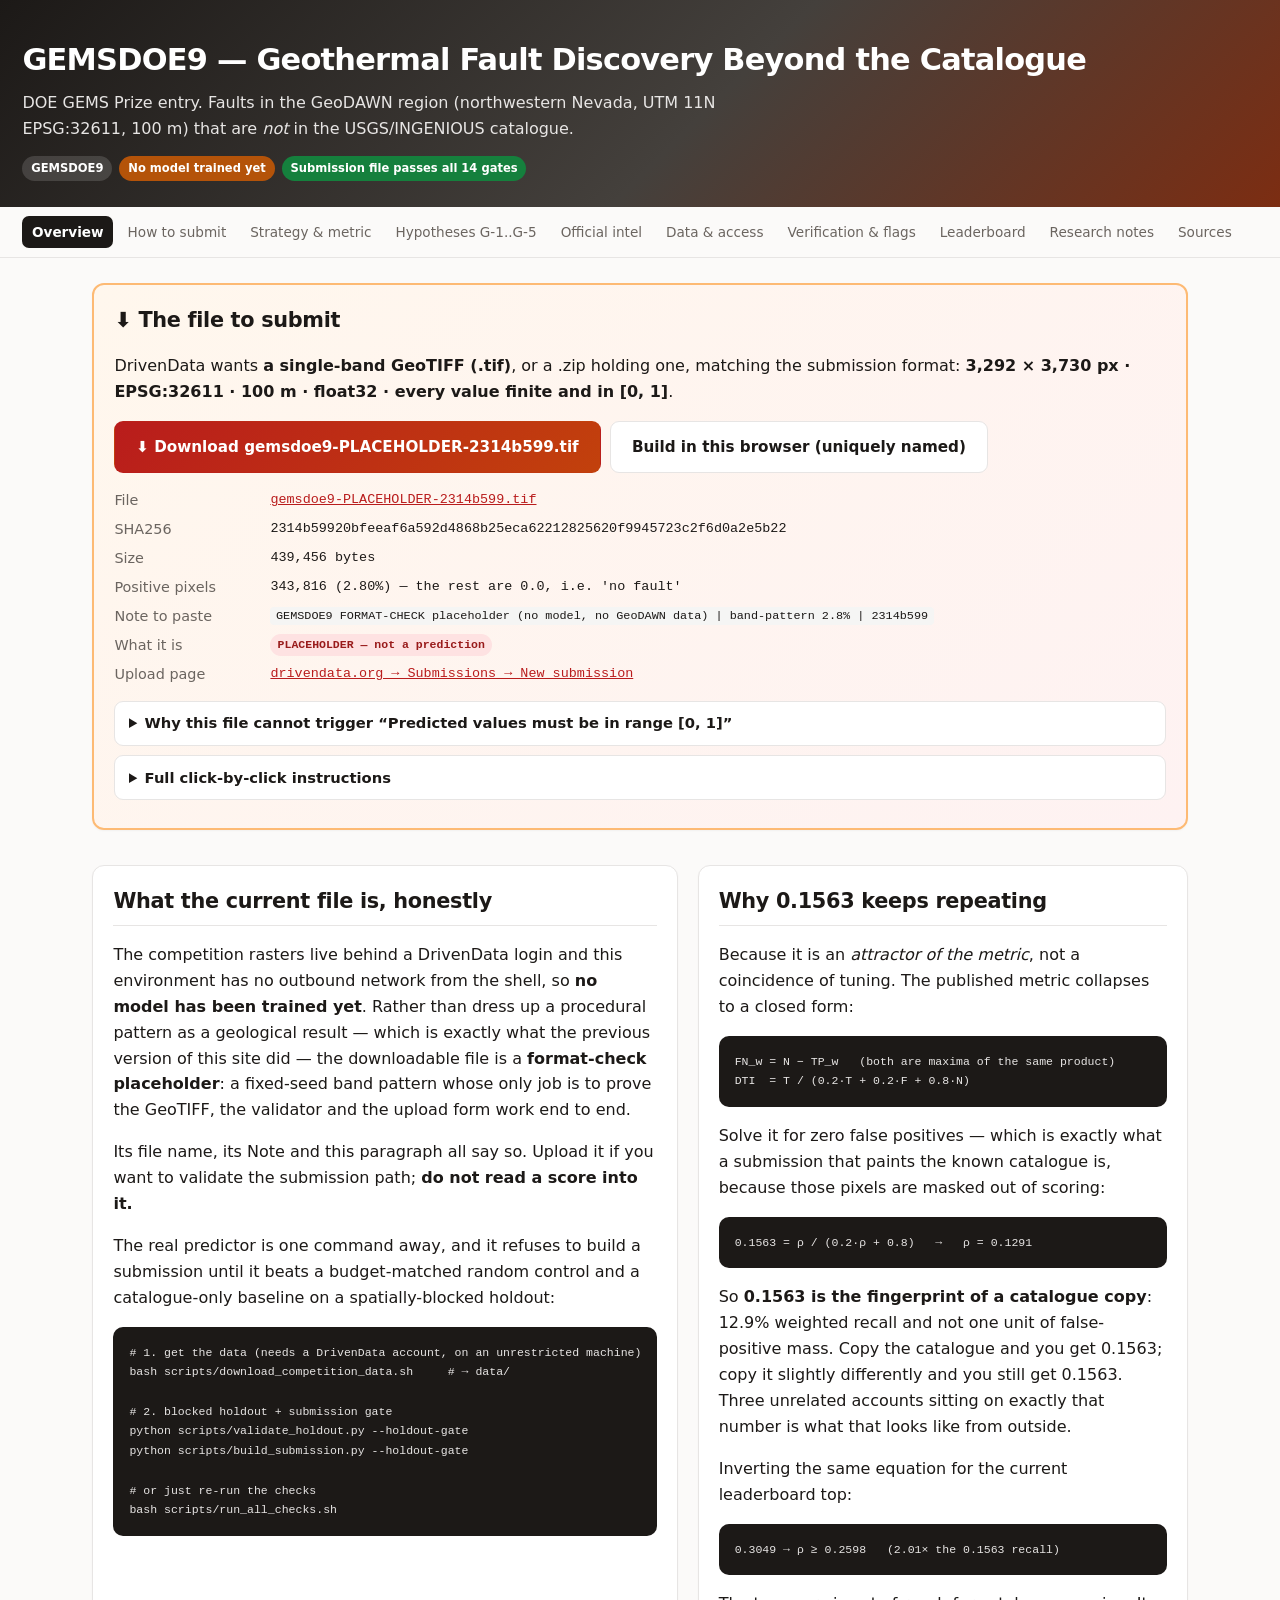
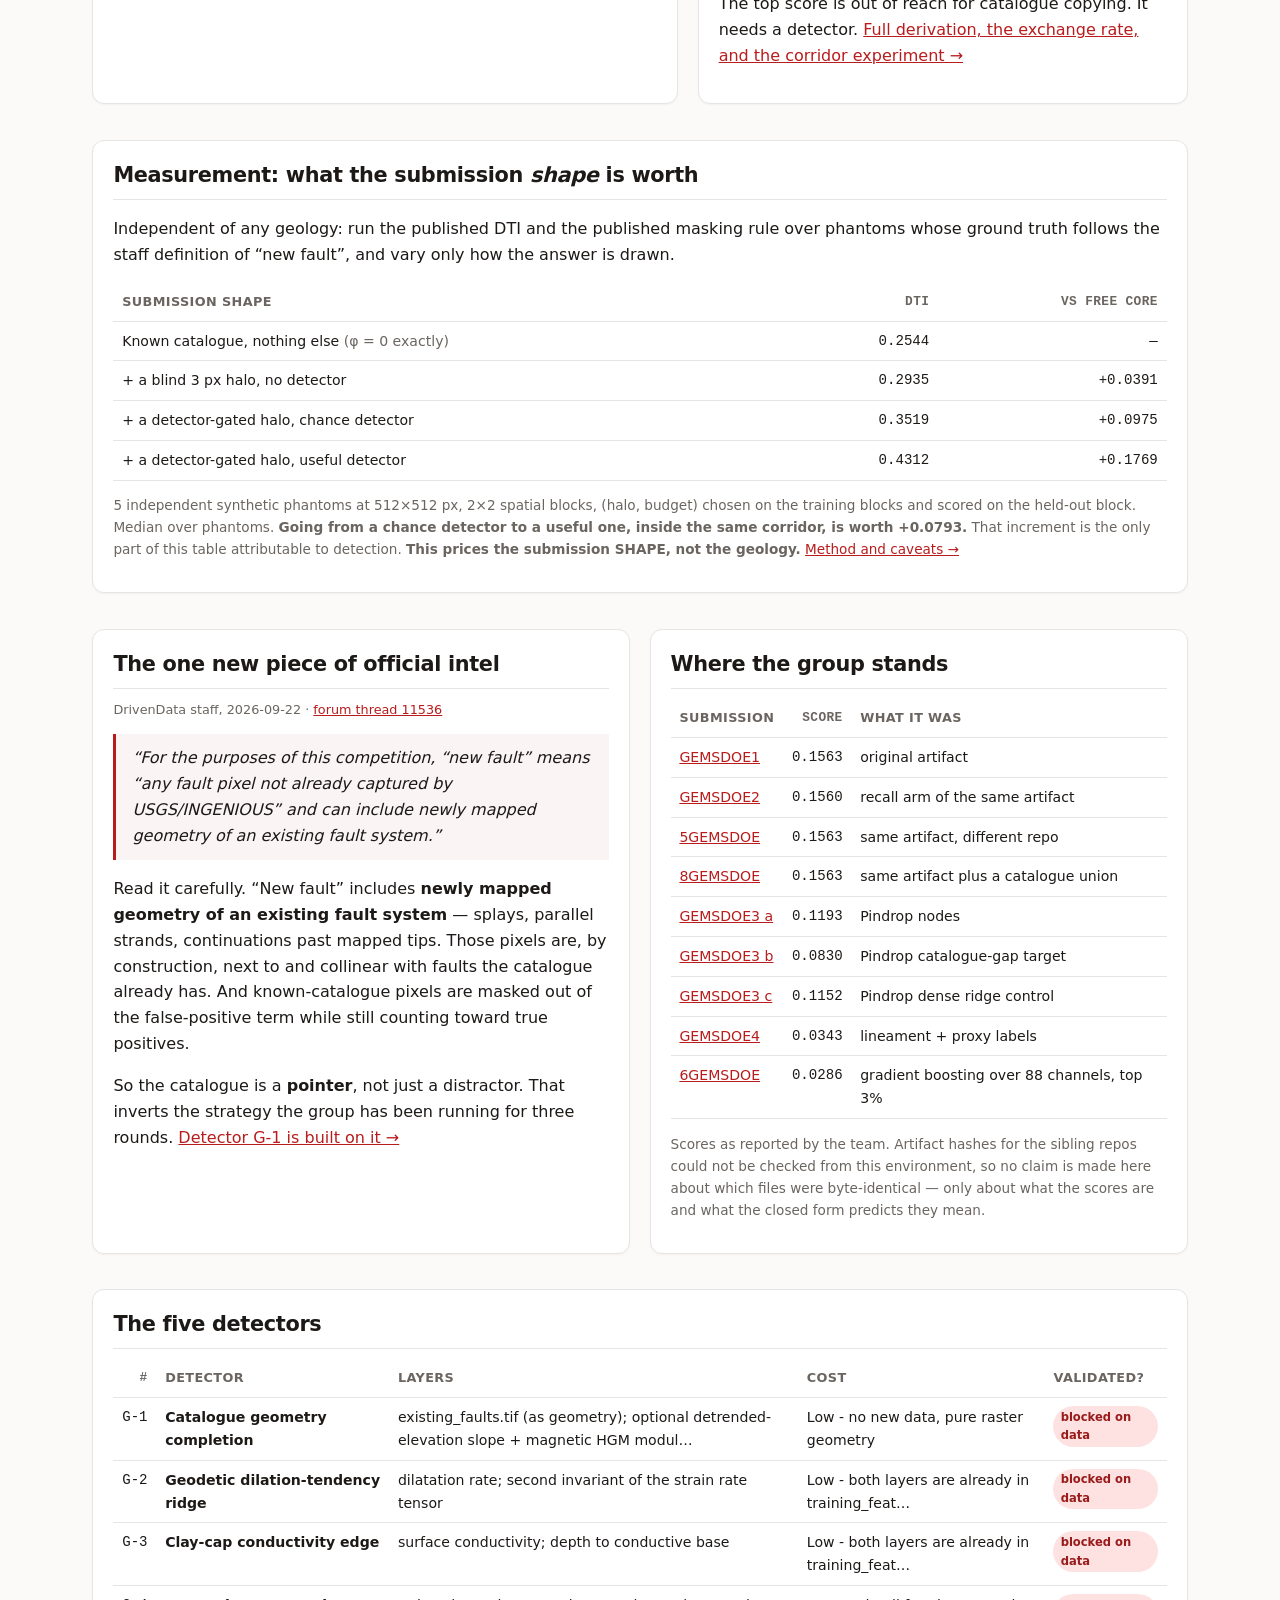
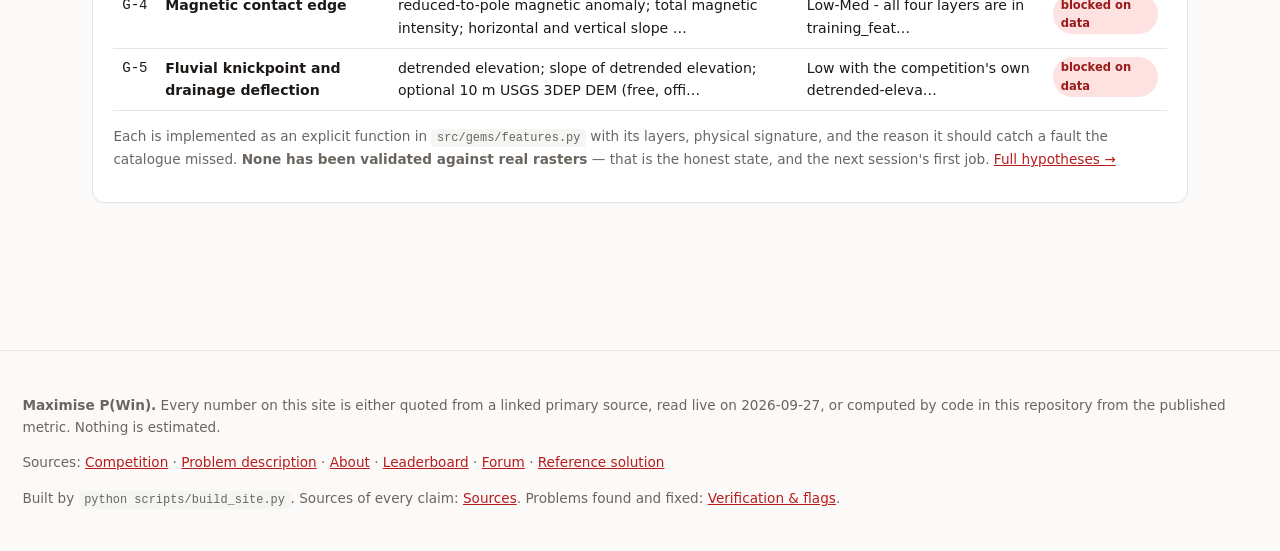
<file: index.html>
<!DOCTYPE html>
<html lang="en">
<head>
<meta charset="utf-8">
<meta name="viewport" content="width=device-width, initial-scale=1">
<meta http-equiv="refresh" content="0; url=docs/index.html">
<title>GEMSDOE9 — Geothermal Fault Discovery Beyond the Catalogue | DOE GEMS Prize</title>
<meta name="description" content="GEMSDOE9 entry for the DOE GEMS Prize. Valid one-click GeoTIFF submission, the metric algebra behind the 0.1563 plateau, and verified official intel.">
<style>
  body{margin:0;font-family:Inter,ui-sans-serif,system-ui,-apple-system,"Segoe UI",Roboto,sans-serif;
       background:#fbfaf9;color:#1c1917;line-height:1.6}
  .wrap{max-width:780px;margin:6vh auto;padding:1.5rem}
  .card{background:#fff;border:1px solid #e7e5e4;border-radius:14px;padding:2rem;
        box-shadow:0 1px 2px rgba(0,0,0,.05)}
  h1{margin:0 0 .4rem;font-size:1.6rem;letter-spacing:-.02em}
  p{margin:.6rem 0}
  a.btn{display:inline-block;margin:.75rem .5rem 0 0;padding:.75rem 1.2rem;border-radius:9px;
        font-weight:650;text-decoration:none}
  .primary{background:linear-gradient(135deg,#b91c1c,#c2410c);color:#fff}
  .secondary{background:#fff;border:1px solid #e7e5e4;color:#1c1917}
  code{background:#f5f5f4;padding:.1rem .35rem;border-radius:4px;font-size:.9em;
       font-family:ui-monospace,Menlo,monospace}
  .warn{background:#fef3c7;border:1px solid #fde68a;border-radius:8px;padding:.7rem .9rem;
        font-size:.9rem;margin-top:1rem}
  .muted{color:#6b6560;font-size:.85rem}
</style>
</head>
<body>
<div class="wrap">
  <div class="card">
    <h1>GEMSDOE9 — Geothermal Fault Discovery Beyond the Catalogue</h1>
    <p>DOE GEMS Prize entry. The site has the submission file, the step-by-step upload
       instructions, the metric algebra that explains the 0.1563 plateau, and the official
       staff intel. You are being redirected.</p>

    <a class="btn primary" href="docs/index.html">Open the site →</a>
    <a class="btn secondary" href="docs/executive_summary.html">How to submit</a>
    <a class="btn secondary" href="docs/strategy.html">Why 0.1563</a>
  </div>
</div>
<script>location.replace("docs/index.html" + location.search + location.hash);</script>
</body>
</html>
</file>
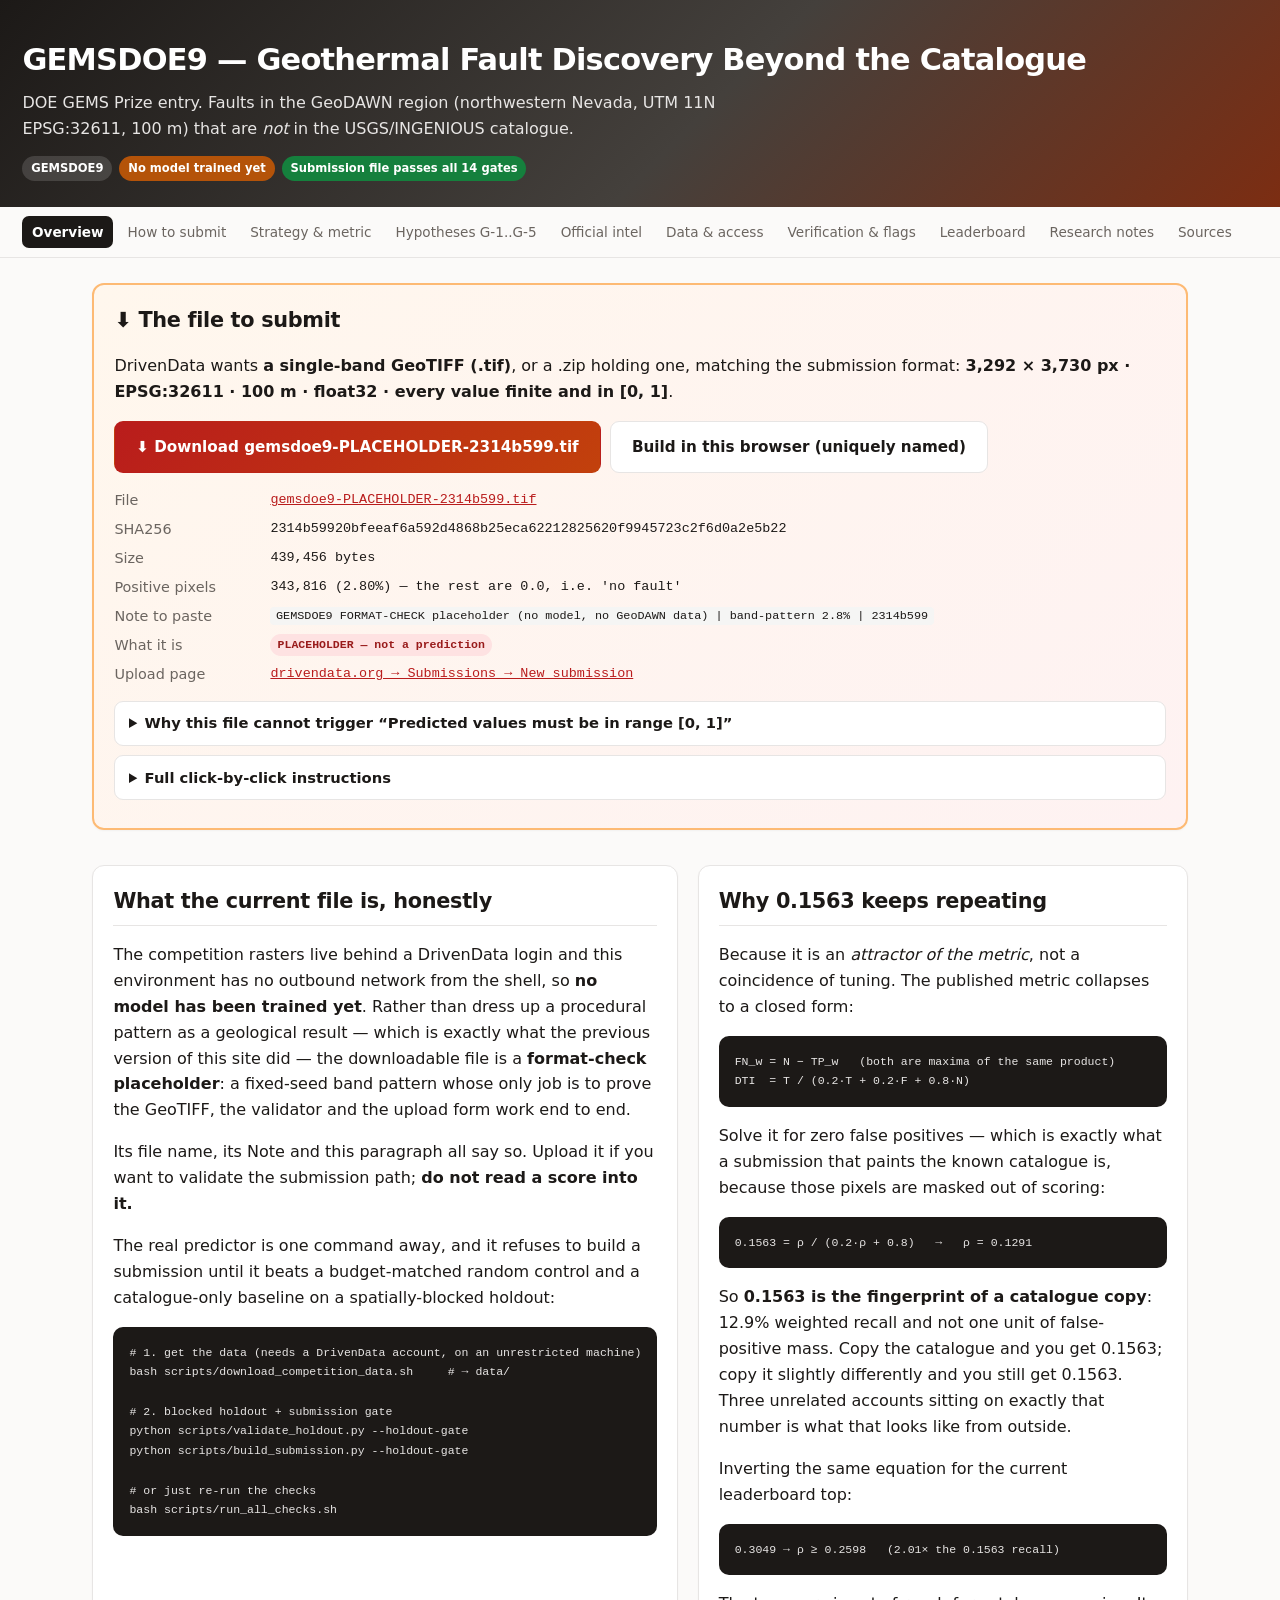
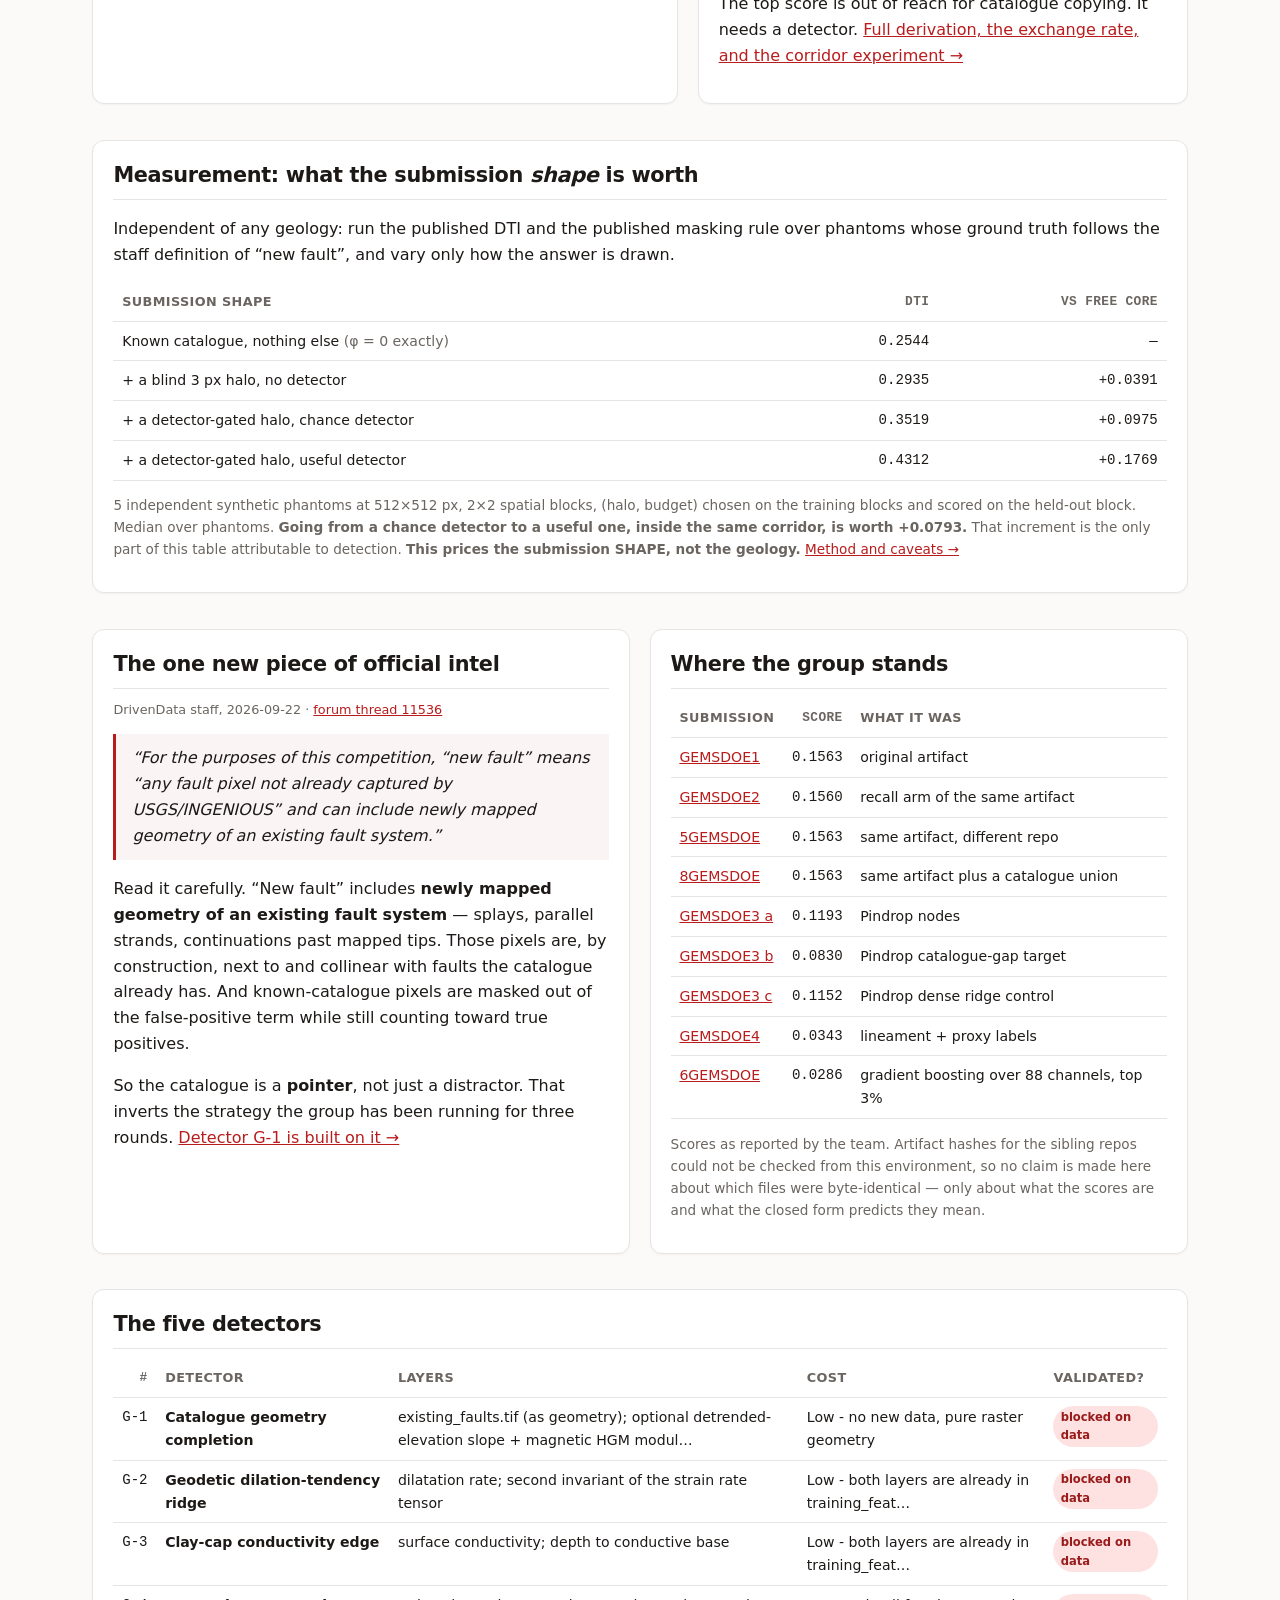
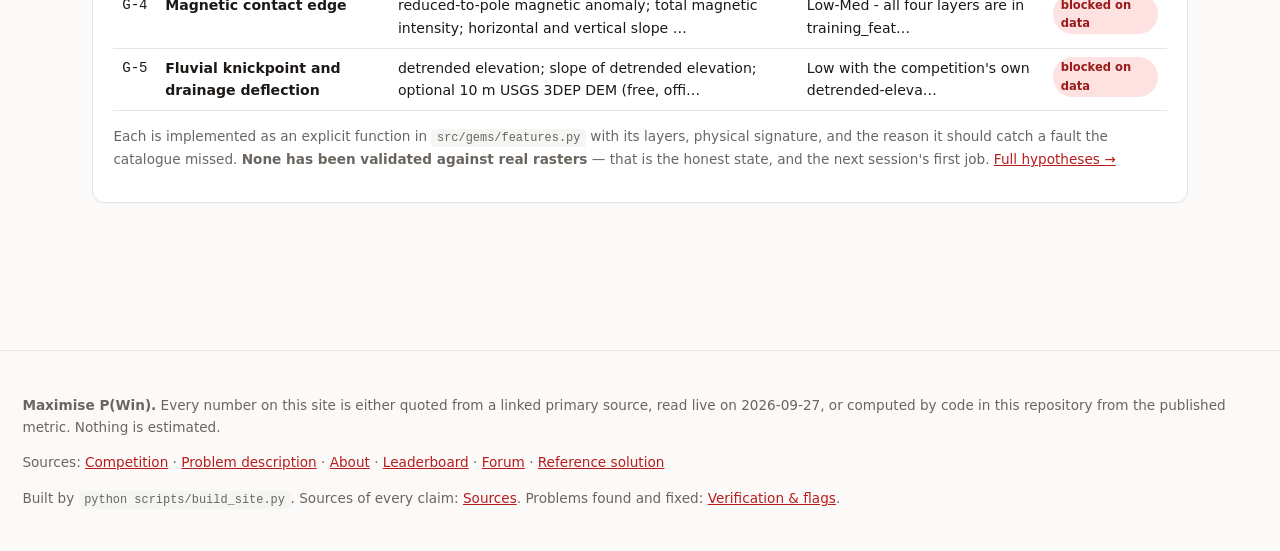
<file: docs/index.html>
<!DOCTYPE html>
<html lang="en"><head>
<meta charset="utf-8"><meta name="viewport" content="width=device-width, initial-scale=1">
<title>Overview — GEMSDOE9</title>
<meta name="description" content="GEMSDOE9 — DOE GEMS Prize entry. Verified competition intel, the metric algebra behind the 0.1563 plateau, and a one-click valid GeoTIFF.">
<style>
:root{
  --bg:#fbfaf9; --panel:#ffffff; --ink:#1c1917; --muted:#6b6560; --line:#e7e5e4;
  --brand:#b91c1c; --brand2:#c2410c; --ok:#15803d; --okbg:#dcfce7; --warn:#92400e;
  --warnbg:#fef3c7; --bad:#991b1b; --badbg:#fee2e2; --info:#1e40af; --infobg:#dbeafe;
  --mono:ui-monospace,SFMono-Regular,Menlo,Consolas,monospace;
}
*{box-sizing:border-box}
body{margin:0;font-family:Inter,ui-sans-serif,system-ui,-apple-system,"Segoe UI",Roboto,Helvetica,Arial,sans-serif;
  background:var(--bg);color:var(--ink);line-height:1.62;-webkit-font-smoothing:antialiased}
a{color:#b91c1c}
code,kbd{font-family:var(--mono);font-size:.88em;background:#f5f5f4;padding:.12rem .35rem;border-radius:4px}
pre{background:#1c1917;color:#e7e5e4;padding:1rem;border-radius:10px;overflow:auto;font-size:.82rem;line-height:1.5}
pre code{background:none;color:inherit;padding:0}
header.top{background:linear-gradient(135deg,#1c1917 0%,#44403c 55%,#7c2d12 100%);color:#fff;padding:2.2rem 1.4rem 1.6rem}
header.top h1{margin:0 0 .35rem;font-size:1.9rem;letter-spacing:-.025em}
header.top p{margin:0;max-width:78ch;color:#e7e5e4}
.badges{margin-top:.9rem;display:flex;gap:.45rem;flex-wrap:wrap}
.badge{font-size:.72rem;font-weight:700;padding:.2rem .55rem;border-radius:999px;background:rgba(255,255,255,.14);color:#fff}
.badge.ok{background:#15803d}.badge.warn{background:#b45309}.badge.bad{background:#b91c1c}
nav.tabs{position:sticky;top:0;z-index:20;background:rgba(251,250,249,.94);backdrop-filter:blur(8px);
  border-bottom:1px solid var(--line);padding:.55rem 1.4rem;display:flex;gap:.3rem;flex-wrap:wrap}
nav.tabs a{font-size:.85rem;text-decoration:none;color:var(--muted);padding:.32rem .6rem;border-radius:7px}
nav.tabs a:hover{background:#fff;color:var(--ink)}
nav.tabs a.on{background:var(--ink);color:#fff;font-weight:600}
main{max-width:1140px;margin:0 auto;padding:1.6rem 1.4rem 4rem}
section{margin-bottom:2.2rem}
h2{font-size:1.3rem;letter-spacing:-.015em;margin:0 0 .7rem;padding-bottom:.4rem;border-bottom:1px solid var(--line)}
h3{font-size:1.05rem;margin:1.5rem 0 .5rem}
h4{font-size:.95rem;margin:1.1rem 0 .35rem;color:#44403c}
.card{background:var(--panel);border:1px solid var(--line);border-radius:12px;padding:1.15rem 1.25rem;
  box-shadow:0 1px 2px rgba(0,0,0,.04)}
.grid{display:grid;gap:1.2rem;grid-template-columns:1fr}
@media(min-width:900px){.grid.two{grid-template-columns:1fr 1fr}.grid.three{grid-template-columns:repeat(3,1fr)}}
table{width:100%;border-collapse:collapse;font-size:.88rem;margin:.6rem 0}
th,td{text-align:left;padding:.5rem .55rem;border-bottom:1px solid var(--line);vertical-align:top}
th{font-weight:650;color:var(--muted);font-size:.8rem;text-transform:uppercase;letter-spacing:.03em}
td.num,th.num{text-align:right;font-family:var(--mono);white-space:nowrap}
.note{border-left:3px solid var(--info);background:var(--infobg);padding:.8rem 1rem;border-radius:0 8px 8px 0;margin:.9rem 0}
.note.warn{border-color:#b45309;background:var(--warnbg)}
.note.bad{border-color:var(--bad);background:var(--badbg)}
.note.ok{border-color:var(--ok);background:var(--okbg)}
.note b.lbl{display:block;font-size:.72rem;letter-spacing:.06em;text-transform:uppercase;margin-bottom:.2rem}
.btn{display:inline-block;padding:.8rem 1.3rem;border-radius:9px;font-weight:650;text-decoration:none;
  border:1px solid transparent;cursor:pointer;font-size:.95rem;font-family:inherit}
.btn-primary{background:linear-gradient(135deg,var(--brand),var(--brand2));color:#fff}
.btn-secondary{background:#fff;border-color:var(--line);color:var(--ink)}
.btn-row{display:flex;gap:.6rem;flex-wrap:wrap;margin:1rem 0}
.pill{display:inline-block;padding:.1rem .45rem;border-radius:999px;font-size:.72rem;font-weight:700}
.pill.ok{background:var(--okbg);color:var(--ok)}
.pill.warn{background:var(--warnbg);color:var(--warn)}
.pill.bad{background:var(--badbg);color:var(--bad)}
.pill.info{background:var(--infobg);color:var(--info)}
.kv{display:grid;grid-template-columns:minmax(140px,auto) 1fr;gap:.35rem 1rem;font-size:.9rem}
.kv dt{color:var(--muted)}
.kv dd{margin:0;font-family:var(--mono);font-size:.84rem;word-break:break-all}
details{border:1px solid var(--line);border-radius:9px;padding:.6rem .85rem;margin:.6rem 0;background:#fff}
summary{cursor:pointer;font-weight:600;font-size:.92rem}
.hero{background:linear-gradient(135deg,#fff7ed,#fef2f2);border:2px solid #fdba74}
.mono{font-family:var(--mono)}
.muted{color:var(--muted)}
.small{font-size:.85rem}
.log{background:#1c1917;color:#e7e5e4;padding:.9rem;border-radius:9px;font-family:var(--mono);
  font-size:.78rem;white-space:pre-wrap;max-height:340px;overflow:auto}
footer{border-top:1px solid var(--line);margin-top:3rem;padding:1.8rem 1.4rem;color:var(--muted);font-size:.85rem}
.src{font-size:.8rem;color:var(--muted);margin-top:.35rem}
.tag-new{background:#15803d;color:#fff;border-radius:4px;padding:0 .3rem;font-size:.7rem;font-weight:700}
</style>
</head><body>
<header class="top">
  <h1>GEMSDOE9 — Geothermal Fault Discovery Beyond the Catalogue</h1>
  <p>DOE GEMS Prize entry. Faults in the GeoDAWN region (northwestern Nevada, UTM 11N
     EPSG:32611, 100 m) that are <em>not</em> in the USGS/INGENIOUS catalogue.</p>
  <div class="badges"><span class='badge '>GEMSDOE9</span><span class='badge warn'>No model trained yet</span><span class='badge ok'>Submission file passes all 14 gates</span></div>
</header>
<nav class="tabs"><a href='index.html' class='on'>Overview</a><a href='executive_summary.html'>How to submit</a><a href='strategy.html'>Strategy &amp; metric</a><a href='hypotheses.html'>Hypotheses G-1..G-5</a><a href='intel.html'>Official intel</a><a href='data.html'>Data &amp; access</a><a href='verification.html'>Verification &amp; flags</a><a href='leaderboard.html'>Leaderboard</a><a href='research.html'>Research notes</a><a href='sources.html'>Sources</a></nav>
<main>
<section>
  <div class="card hero">
    <h2 style="border:0;padding:0;margin-bottom:.6rem">⬇ The file to submit</h2>
    <p>DrivenData wants <strong>a single-band GeoTIFF (.tif)</strong>, or a .zip holding
       one, matching the submission format: <strong>3,292 × 3,730 px · EPSG:32611 ·
       100 m · float32 · every value finite and in [0, 1]</strong>.</p>
    <div class="btn-row">
      <a class="btn btn-primary" href="downloads/gemsdoe9-PLACEHOLDER-2314b599.tif" download>⬇ Download gemsdoe9-PLACEHOLDER-2314b599.tif</a>
      <button class="btn btn-secondary" id="buildBtn">Build in this browser (uniquely named)</button>
    </div>
    <div class="note" id="status" style="display:none"></div>
    <dl class='kv'><dt>File</dt><dd><a href='downloads/gemsdoe9-PLACEHOLDER-2314b599.tif' download>gemsdoe9-PLACEHOLDER-2314b599.tif</a></dd><dt>SHA256</dt><dd>2314b59920bfeeaf6a592d4868b25eca62212825620f9945723c2f6d0a2e5b22</dd><dt>Size</dt><dd>439,456 bytes</dd><dt>Positive pixels</dt><dd>343,816 (2.80%) — the rest are 0.0, i.e. &#x27;no fault&#x27;</dd><dt>Note to paste</dt><dd><code>GEMSDOE9 FORMAT-CHECK placeholder (no model, no GeoDAWN data) | band-pattern 2.8% | 2314b599</code></dd><dt>What it is</dt><dd><span class='pill bad'>PLACEHOLDER — not a prediction</span></dd><dt>Upload page</dt><dd><a href='https://www.drivendata.org/competitions/306/competition-doe-gems/submissions/'>drivendata.org → Submissions → New submission</a></dd></dl>
    <details>
      <summary>Why this file cannot trigger “Predicted values must be in range [0, 1]”</summary>
      <p>The error you hit on 2026-09-27 was <strong>not</strong> a NaN problem. The
      previous version of this site's browser writer produced GeoTIFFs that GDAL could not
      open at all — <code>TIFFReadEncodedStrip() failed</code> — and the platform surfaced
      that unreadable file as a value-range error. Two changes fix it:</p>
      <ol>
        <li>The writer is rewritten and round-trip tested: write → parse the IFD back →
            decode every strip → compare to the input, all element-for-element, before the
            download is offered. <a href="verification.html#irregularity-tiff">Evidence →</a></li>
        <li>Every value is finite and inside [0, 1]; no NaN, no Inf, no nodata tag.
            The spec says “data outside the bounds is null or nan”, but NaN is not in [0, 1],
            so a 0.0 outside the footprint satisfies “null” in the scorer's sense and can
            never trip a range check. <strong>We publish only the all-finite variant.</strong></li>
      </ol>
      <p>Re-verify any file yourself:
         <code>python scripts/validate_submission.py docs/downloads/gemsdoe9-PLACEHOLDER-2314b599.tif</code></p>
    </details>
    <details>
      <summary>Full click-by-click instructions</summary>
      <p>They are on their own page, with the unique-name rule, the Note text, the .zip
         option, and what to do when a submission is rejected.</p>
      <p><a class="btn btn-secondary" href="executive_summary.html">How to submit →</a></p>
    </details>
  </div>
</section>

<section class="grid two">
  <div class="card">
    <h2>What the current file is, honestly</h2>
    <p>The competition rasters live behind a DrivenData login and this environment has no
       outbound network from the shell, so <strong>no model has been trained yet</strong>.
       Rather than dress up a procedural pattern as a geological result — which is exactly
       what the previous version of this site did — the downloadable file is a
       <strong>format-check placeholder</strong>: a fixed-seed band pattern whose only job
       is to prove the GeoTIFF, the validator and the upload form work end to end.</p>
    <p>Its file name, its Note and this paragraph all say so. Upload it if you want to
       validate the submission path; <strong>do not read a score into it.</strong></p>
    <p>The real predictor is one command away, and it refuses to build a submission until
       it beats a budget-matched random control and a catalogue-only baseline on a
       spatially-blocked holdout:</p>
    <pre><code># 1. get the data (needs a DrivenData account, on an unrestricted machine)
bash scripts/download_competition_data.sh     # → data/

# 2. blocked holdout + submission gate
python scripts/validate_holdout.py --holdout-gate
python scripts/build_submission.py --holdout-gate

# or just re-run the checks
bash scripts/run_all_checks.sh</code></pre>
  </div>

  <div class="card">
    <h2>Why 0.1563 keeps repeating</h2>
    <p>Because it is an <em>attractor of the metric</em>, not a coincidence of tuning.
       The published metric collapses to a closed form:</p>
    <pre><code>FN_w = N − TP_w   (both are maxima of the same product)
DTI  = T / (0.2·T + 0.2·F + 0.8·N)</code></pre>
    <p>Solve it for zero false positives — which is exactly what a submission that paints
       the known catalogue is, because those pixels are masked out of scoring:</p>
    <pre><code>0.1563 = ρ / (0.2·ρ + 0.8)   →   ρ = 0.1291</code></pre>
    <p>So <strong>0.1563 is the fingerprint of a catalogue copy</strong>: 12.9% weighted
       recall and not one unit of false-positive mass. Copy the catalogue and you get
       0.1563; copy it slightly differently and you still get 0.1563. Three unrelated
       accounts sitting on exactly that number is what that looks like from outside.</p>
    <p>Inverting the same equation for the current leaderboard top:</p>
    <pre><code>0.3049 → ρ ≥ 0.2598   (2.01× the 0.1563 recall)</code></pre>
    <p>The top score is out of reach for catalogue copying. It needs a detector.
       <a href="strategy.html">Full derivation, the exchange rate, and the corridor
       experiment →</a></p>
  </div>
</section>

<section class="card">
  <h2>Measurement: what the submission <em>shape</em> is worth</h2>
  <p>Independent of any geology: run the published DTI and the published masking rule over
     phantoms whose ground truth follows the staff definition of “new fault”, and vary
     only how the answer is drawn.</p>
  <table><thead><tr><th>Submission shape</th><th class='num'>DTI</th><th class='num'>vs free core</th></tr></thead><tbody><tr><td>Known catalogue, nothing else <span class='muted'>(φ = 0 exactly)</span></td><td class='num'>0.2544</td><td class='num'>—</td></tr><tr><td>+ a blind 3 px halo, no detector</td><td class='num'>0.2935</td><td class='num'>+0.0391</td></tr><tr><td>+ a detector-gated halo, chance detector</td><td class='num'>0.3519</td><td class='num'>+0.0975</td></tr><tr><td>+ a detector-gated halo, useful detector</td><td class='num'>0.4312</td><td class='num'>+0.1769</td></tr></tbody></table><p class='small muted'>5 independent synthetic phantoms at 512×512 px, 2×2 spatial blocks, (halo, budget) chosen on the training blocks and scored on the held-out block. Median over phantoms. <strong>Going from a chance detector to a useful one, inside the same corridor, is worth +0.0793.</strong> That increment is the only part of this table attributable to detection. <strong>This prices the submission SHAPE, not the geology.</strong> <a href='strategy.html'>Method and caveats →</a></p>
</section>

<section class="grid two">
  <div class="card">
    <h2>The one new piece of official intel</h2>
    <p class="src">DrivenData staff, 2026-09-22 ·
      <a href="https://community.drivendata.org/t/where-do-you-draw-the-line/11536">forum thread 11536</a></p>
    <blockquote style="margin:.6rem 0;padding:.7rem 1rem;border-left:3px solid var(--brand);background:#faf5f4;font-style:italic">
      “For the purposes of this competition, “new fault” means “any fault pixel not already captured by USGS/INGENIOUS” and can include newly mapped geometry of an existing fault system.”
    </blockquote>
    <p>Read it carefully. “New fault” includes <strong>newly mapped geometry of an existing
       fault system</strong> — splays, parallel strands, continuations past mapped tips. Those
       pixels are, by construction, next to and collinear with faults the catalogue already
       has. And known-catalogue pixels are masked out of the false-positive term while still
       counting toward true positives.</p>
    <p>So the catalogue is a <strong>pointer</strong>, not just a distractor. That inverts
       the strategy the group has been running for three rounds.
       <a href="hypotheses.html">Detector G-1 is built on it →</a></p>
  </div>
  <div class="card">
    <h2>Where the group stands</h2>
    <table><thead><tr><th>Submission</th><th class='num'>Score</th><th>What it was</th></tr></thead><tbody><tr><td><a href="https://buffedlizard55-lab.github.io/GEMSDOE/docs/index.html" target="_blank" rel="noopener">GEMSDOE1</a></td><td class='num'>0.1563</td><td>original artifact</td></tr><tr><td><a href="https://buffedlizard55-lab.github.io/GEMSDOE2/docs/index.html" target="_blank" rel="noopener">GEMSDOE2</a></td><td class='num'>0.1560</td><td>recall arm of the same artifact</td></tr><tr><td><a href="https://buffedlizard55-lab.github.io/5GEMSDOE/docs/index.html" target="_blank" rel="noopener">5GEMSDOE</a></td><td class='num'>0.1563</td><td>same artifact, different repo</td></tr><tr><td><a href="https://buffedlizard55-lab.github.io/8GEMSDOE/" target="_blank" rel="noopener">8GEMSDOE</a></td><td class='num'>0.1563</td><td>same artifact plus a catalogue union</td></tr><tr><td><a href="https://buffedlizard55-lab.github.io/GEMSDOE3/docs/index.html" target="_blank" rel="noopener">GEMSDOE3 a</a></td><td class='num'>0.1193</td><td>Pindrop nodes</td></tr><tr><td><a href="https://buffedlizard55-lab.github.io/GEMSDOE3/docs/index.html" target="_blank" rel="noopener">GEMSDOE3 b</a></td><td class='num'>0.0830</td><td>Pindrop catalogue-gap target</td></tr><tr><td><a href="https://buffedlizard55-lab.github.io/GEMSDOE3/docs/index.html" target="_blank" rel="noopener">GEMSDOE3 c</a></td><td class='num'>0.1152</td><td>Pindrop dense ridge control</td></tr><tr><td><a href="https://buffedlizard55-lab.github.io/GEMSDOE4/" target="_blank" rel="noopener">GEMSDOE4</a></td><td class='num'>0.0343</td><td>lineament + proxy labels</td></tr><tr><td><a href="https://buffedlizard55-lab.github.io/6GEMSDOE/" target="_blank" rel="noopener">6GEMSDOE</a></td><td class='num'>0.0286</td><td>gradient boosting over 88 channels, top 3%</td></tr></tbody></table>
    <p class="small muted">Scores as reported by the team. Artifact hashes for the
       sibling repos could not be checked from this environment, so no claim is made
       here about which files were byte-identical — only about what the scores are and
       what the closed form predicts they mean.</p>
  </div>
</section>

<section class="card">
  <h2>The five detectors</h2>
  <table><thead><tr><th class='num'>#</th><th>Detector</th><th>Layers</th><th>Cost</th><th>Validated?</th></tr></thead><tbody><tr><td class='num'>G-1</td><td><strong>Catalogue geometry completion</strong></td><td>existing_faults.tif (as geometry); optional detrended-elevation slope + magnetic HGM modul…</td><td>Low - no new data, pure raster geometry</td><td><span class='pill bad'>blocked on data</span></td></tr><tr><td class='num'>G-2</td><td><strong>Geodetic dilation-tendency ridge</strong></td><td>dilatation rate; second invariant of the strain rate tensor</td><td>Low - both layers are already in training_feat…</td><td><span class='pill bad'>blocked on data</span></td></tr><tr><td class='num'>G-3</td><td><strong>Clay-cap conductivity edge</strong></td><td>surface conductivity; depth to conductive base</td><td>Low - both layers are already in training_feat…</td><td><span class='pill bad'>blocked on data</span></td></tr><tr><td class='num'>G-4</td><td><strong>Magnetic contact edge</strong></td><td>reduced-to-pole magnetic anomaly; total magnetic intensity; horizontal and vertical slope …</td><td>Low-Med - all four layers are in training_feat…</td><td><span class='pill bad'>blocked on data</span></td></tr><tr><td class='num'>G-5</td><td><strong>Fluvial knickpoint and drainage deflection</strong></td><td>detrended elevation; slope of detrended elevation; optional 10 m USGS 3DEP DEM (free, offi…</td><td>Low with the competition&#x27;s own detrended-eleva…</td><td><span class='pill bad'>blocked on data</span></td></tr></tbody></table>
  <p class="small muted">Each is implemented as an explicit function in
     <code>src/gems/features.py</code> with its layers, physical signature, and the reason
     it should catch a fault the catalogue missed. <strong>None has been validated against
     real rasters</strong> — that is the honest state, and the next session's first job.
     <a href="hypotheses.html">Full hypotheses →</a></p>
</section>
</main>
<footer>
  <p><strong>Maximise P(Win).</strong> Every number on this site is either quoted from a
  linked primary source, read live on 2026-09-27, or computed by code in this
  repository from the published metric. Nothing is estimated.</p>
  <p>Sources: <a href="https://www.drivendata.org/competitions/306/competition-doe-gems/">Competition</a> ·
     <a href="https://www.drivendata.org/competitions/306/competition-doe-gems/page/967/">Problem description</a> ·
     <a href="https://www.drivendata.org/competitions/306/competition-doe-gems/page/968/">About</a> ·
     <a href="https://www.drivendata.org/competitions/306/competition-doe-gems/leaderboard/">Leaderboard</a> ·
     <a href="https://community.drivendata.org/c/gems-prize-challenge/111">Forum</a> ·
     <a href="https://github.com/drivendataorg/gems-prize-reference-solution">Reference solution</a></p>
  <p>Built by <code>python scripts/build_site.py</code>. Sources of every claim:
     <a href="sources.html">Sources</a>. Problems found and fixed:
     <a href="verification.html">Verification &amp; flags</a>.</p>
</footer>
<script src="geotiff_writer.js"></script>

<script>
(function(){
  var b=document.getElementById('buildBtn'), s=document.getElementById('status');
  if(!b) return;
  b.addEventListener('click', async function(){
    b.disabled=true; s.style.display='block'; s.className='note';
    s.innerHTML='<b class="lbl">Working</b>Building the GeoTIFF in your browser…';
    try{
      var W = Gems9Writer;
      var f = W.buildPlaceholderField(W.WIDTH, W.HEIGHT, {fraction:0.028});
      var v = await W.writeAndVerify(f, {width:W.WIDTH, height:W.HEIGHT, rowsPerStrip:128});
      if(!v.ok) throw new Error(v.reason);
      var sha = await W.sha256Hex(v.res.bytes);
      var sha8 = sha.slice(0,8);
      var stamp = new Date().toISOString().replace(/[-:]/g,'').replace(/\..+/,'');
      var name = 'gemsdoe9-PLACEHOLDER-'+stamp+'-'+sha8+'.tif';
      var url = URL.createObjectURL(new Blob([v.res.bytes],{type:'image/tiff'}));
      var a = document.createElement('a'); a.href=url; a.download=name;
      document.body.appendChild(a); a.click(); a.remove();
      setTimeout(function(){URL.revokeObjectURL(url);},4000);
      s.className='note ok';
      s.innerHTML='<b class="lbl">Round-trip verified</b>Wrote '+v.res.totalBytes.toLocaleString()+
        ' bytes, re-parsed the IFD, decoded every strip, compared all 12,279,160 values to the '+
        'input — exact match. All finite, all in [0,1].<br><br>'+
        '<strong>'+name+'</strong><br>SHA256 '+sha+'<br><br>'+
        'Paste this in the Note box: <code>GEMSDOE9 FORMAT-CHECK placeholder (no model, no '+
        'GeoDAWN data) | band-pattern 2.8% | '+sha8+'</code><br>'+
        'Note: this is a format check, not a prediction. See '+
        '<a href="executive_summary.html">How to submit</a>.';
    }catch(e){
      s.className='note bad';
      s.innerHTML='<b class="lbl">Build failed</b>'+String(e.message||e);
    }finally{ b.disabled=false; }
  });
})();
</script>

</body></html>
</file>
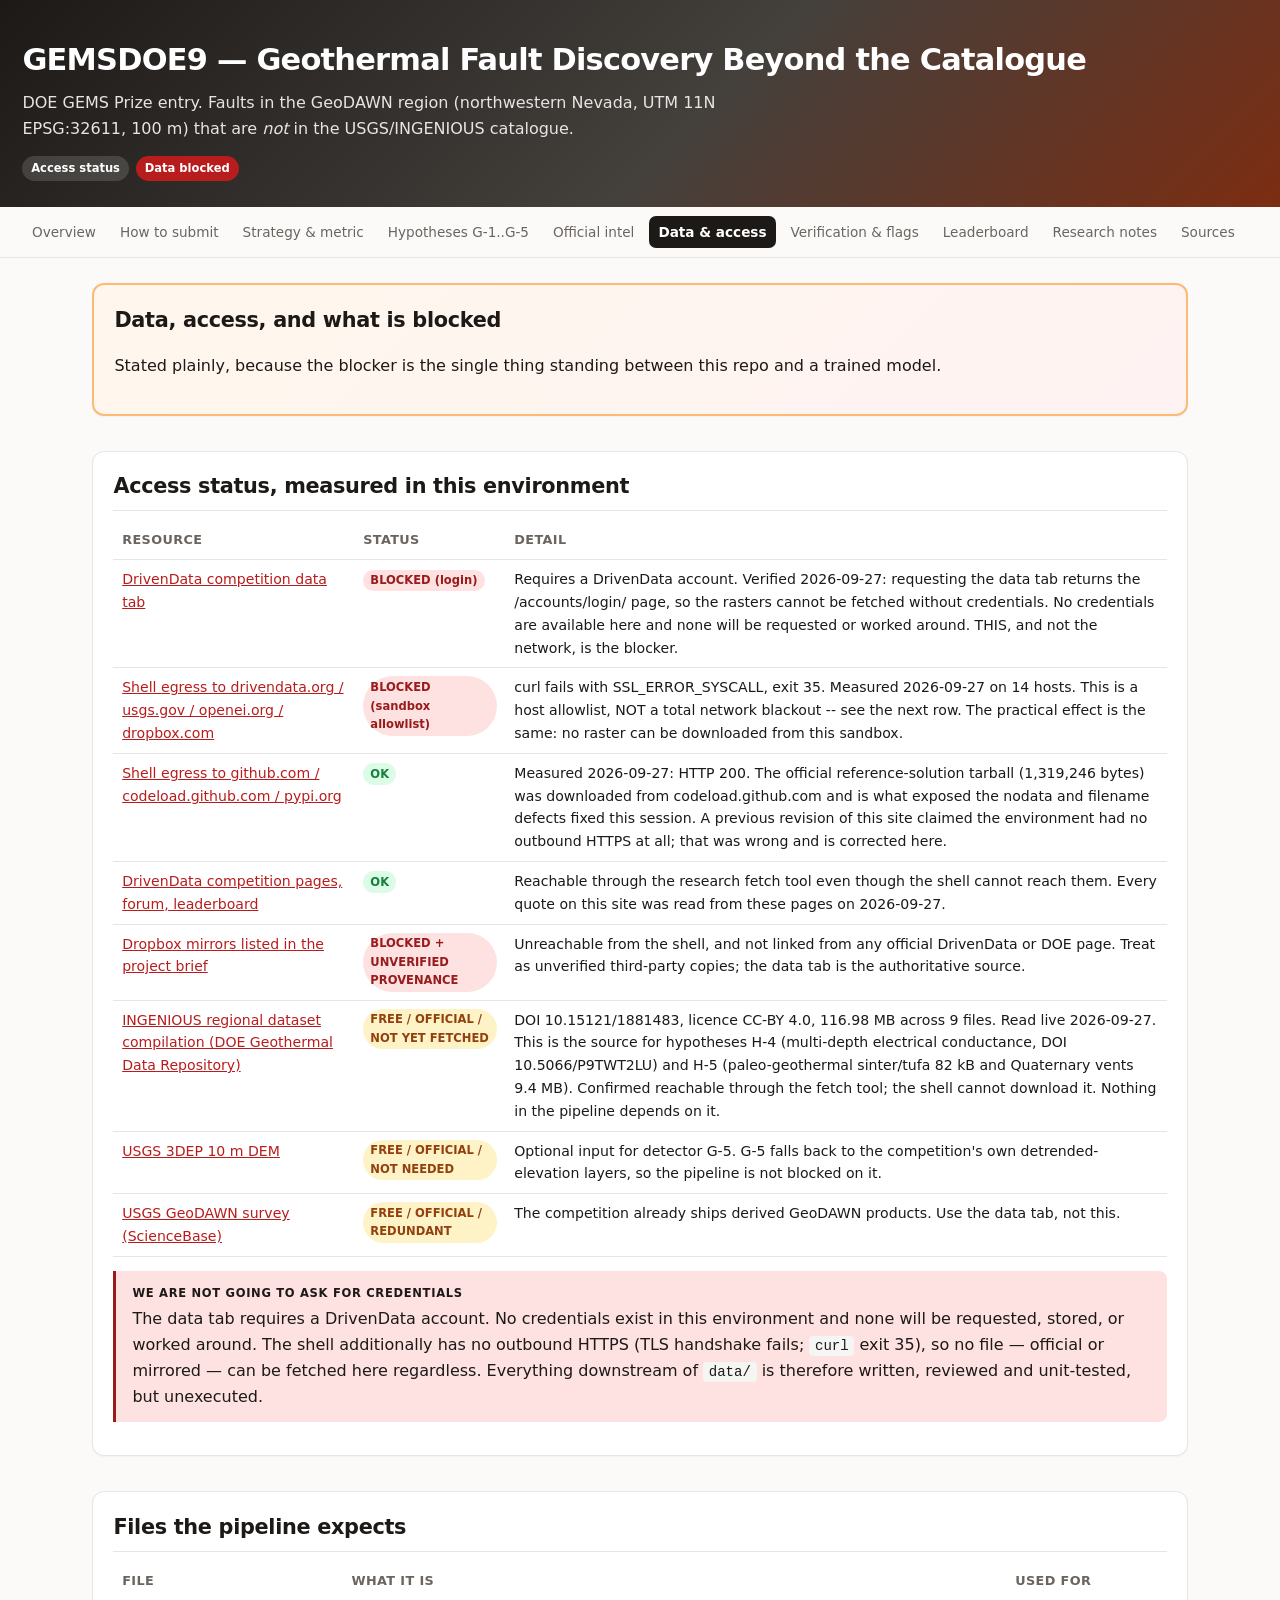
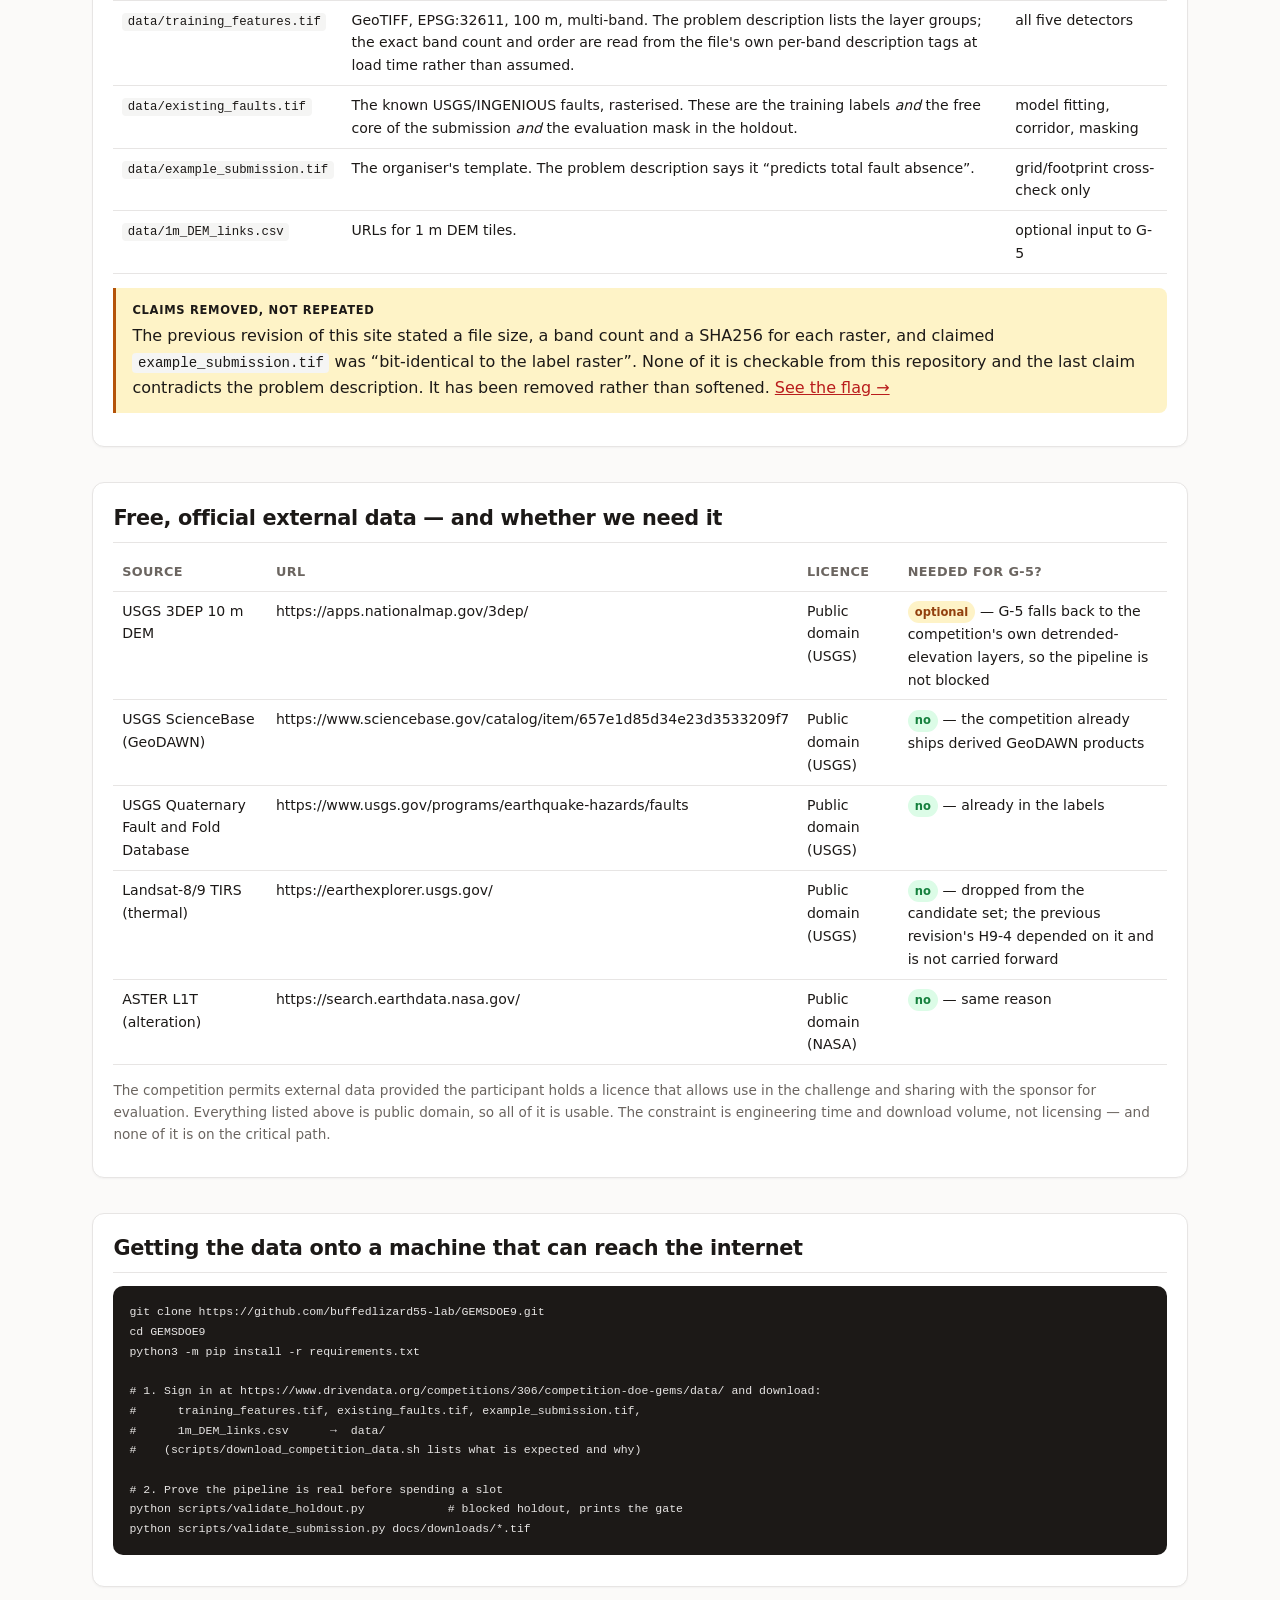
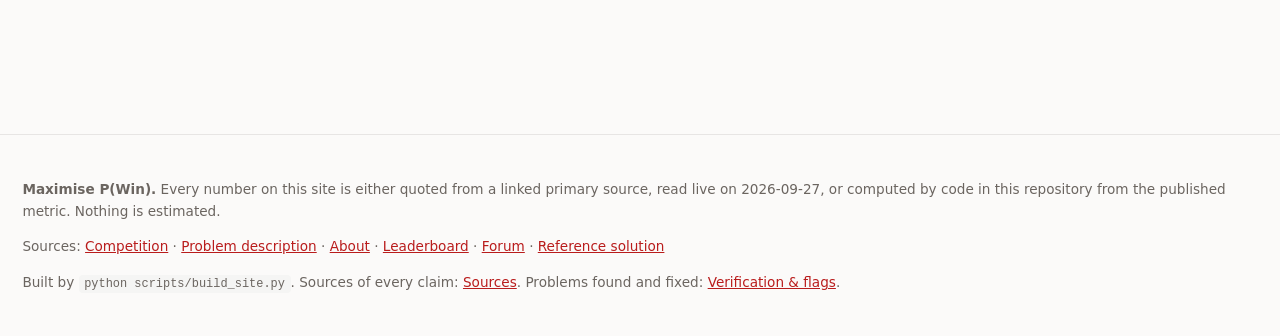
<file: docs/data.html>
<!DOCTYPE html>
<html lang="en"><head>
<meta charset="utf-8"><meta name="viewport" content="width=device-width, initial-scale=1">
<title>Data &amp; access — GEMSDOE9</title>
<meta name="description" content="GEMSDOE9 — DOE GEMS Prize entry. Verified competition intel, the metric algebra behind the 0.1563 plateau, and a one-click valid GeoTIFF.">
<style>
:root{
  --bg:#fbfaf9; --panel:#ffffff; --ink:#1c1917; --muted:#6b6560; --line:#e7e5e4;
  --brand:#b91c1c; --brand2:#c2410c; --ok:#15803d; --okbg:#dcfce7; --warn:#92400e;
  --warnbg:#fef3c7; --bad:#991b1b; --badbg:#fee2e2; --info:#1e40af; --infobg:#dbeafe;
  --mono:ui-monospace,SFMono-Regular,Menlo,Consolas,monospace;
}
*{box-sizing:border-box}
body{margin:0;font-family:Inter,ui-sans-serif,system-ui,-apple-system,"Segoe UI",Roboto,Helvetica,Arial,sans-serif;
  background:var(--bg);color:var(--ink);line-height:1.62;-webkit-font-smoothing:antialiased}
a{color:#b91c1c}
code,kbd{font-family:var(--mono);font-size:.88em;background:#f5f5f4;padding:.12rem .35rem;border-radius:4px}
pre{background:#1c1917;color:#e7e5e4;padding:1rem;border-radius:10px;overflow:auto;font-size:.82rem;line-height:1.5}
pre code{background:none;color:inherit;padding:0}
header.top{background:linear-gradient(135deg,#1c1917 0%,#44403c 55%,#7c2d12 100%);color:#fff;padding:2.2rem 1.4rem 1.6rem}
header.top h1{margin:0 0 .35rem;font-size:1.9rem;letter-spacing:-.025em}
header.top p{margin:0;max-width:78ch;color:#e7e5e4}
.badges{margin-top:.9rem;display:flex;gap:.45rem;flex-wrap:wrap}
.badge{font-size:.72rem;font-weight:700;padding:.2rem .55rem;border-radius:999px;background:rgba(255,255,255,.14);color:#fff}
.badge.ok{background:#15803d}.badge.warn{background:#b45309}.badge.bad{background:#b91c1c}
nav.tabs{position:sticky;top:0;z-index:20;background:rgba(251,250,249,.94);backdrop-filter:blur(8px);
  border-bottom:1px solid var(--line);padding:.55rem 1.4rem;display:flex;gap:.3rem;flex-wrap:wrap}
nav.tabs a{font-size:.85rem;text-decoration:none;color:var(--muted);padding:.32rem .6rem;border-radius:7px}
nav.tabs a:hover{background:#fff;color:var(--ink)}
nav.tabs a.on{background:var(--ink);color:#fff;font-weight:600}
main{max-width:1140px;margin:0 auto;padding:1.6rem 1.4rem 4rem}
section{margin-bottom:2.2rem}
h2{font-size:1.3rem;letter-spacing:-.015em;margin:0 0 .7rem;padding-bottom:.4rem;border-bottom:1px solid var(--line)}
h3{font-size:1.05rem;margin:1.5rem 0 .5rem}
h4{font-size:.95rem;margin:1.1rem 0 .35rem;color:#44403c}
.card{background:var(--panel);border:1px solid var(--line);border-radius:12px;padding:1.15rem 1.25rem;
  box-shadow:0 1px 2px rgba(0,0,0,.04)}
.grid{display:grid;gap:1.2rem;grid-template-columns:1fr}
@media(min-width:900px){.grid.two{grid-template-columns:1fr 1fr}.grid.three{grid-template-columns:repeat(3,1fr)}}
table{width:100%;border-collapse:collapse;font-size:.88rem;margin:.6rem 0}
th,td{text-align:left;padding:.5rem .55rem;border-bottom:1px solid var(--line);vertical-align:top}
th{font-weight:650;color:var(--muted);font-size:.8rem;text-transform:uppercase;letter-spacing:.03em}
td.num,th.num{text-align:right;font-family:var(--mono);white-space:nowrap}
.note{border-left:3px solid var(--info);background:var(--infobg);padding:.8rem 1rem;border-radius:0 8px 8px 0;margin:.9rem 0}
.note.warn{border-color:#b45309;background:var(--warnbg)}
.note.bad{border-color:var(--bad);background:var(--badbg)}
.note.ok{border-color:var(--ok);background:var(--okbg)}
.note b.lbl{display:block;font-size:.72rem;letter-spacing:.06em;text-transform:uppercase;margin-bottom:.2rem}
.btn{display:inline-block;padding:.8rem 1.3rem;border-radius:9px;font-weight:650;text-decoration:none;
  border:1px solid transparent;cursor:pointer;font-size:.95rem;font-family:inherit}
.btn-primary{background:linear-gradient(135deg,var(--brand),var(--brand2));color:#fff}
.btn-secondary{background:#fff;border-color:var(--line);color:var(--ink)}
.btn-row{display:flex;gap:.6rem;flex-wrap:wrap;margin:1rem 0}
.pill{display:inline-block;padding:.1rem .45rem;border-radius:999px;font-size:.72rem;font-weight:700}
.pill.ok{background:var(--okbg);color:var(--ok)}
.pill.warn{background:var(--warnbg);color:var(--warn)}
.pill.bad{background:var(--badbg);color:var(--bad)}
.pill.info{background:var(--infobg);color:var(--info)}
.kv{display:grid;grid-template-columns:minmax(140px,auto) 1fr;gap:.35rem 1rem;font-size:.9rem}
.kv dt{color:var(--muted)}
.kv dd{margin:0;font-family:var(--mono);font-size:.84rem;word-break:break-all}
details{border:1px solid var(--line);border-radius:9px;padding:.6rem .85rem;margin:.6rem 0;background:#fff}
summary{cursor:pointer;font-weight:600;font-size:.92rem}
.hero{background:linear-gradient(135deg,#fff7ed,#fef2f2);border:2px solid #fdba74}
.mono{font-family:var(--mono)}
.muted{color:var(--muted)}
.small{font-size:.85rem}
.log{background:#1c1917;color:#e7e5e4;padding:.9rem;border-radius:9px;font-family:var(--mono);
  font-size:.78rem;white-space:pre-wrap;max-height:340px;overflow:auto}
footer{border-top:1px solid var(--line);margin-top:3rem;padding:1.8rem 1.4rem;color:var(--muted);font-size:.85rem}
.src{font-size:.8rem;color:var(--muted);margin-top:.35rem}
.tag-new{background:#15803d;color:#fff;border-radius:4px;padding:0 .3rem;font-size:.7rem;font-weight:700}
</style>
</head><body>
<header class="top">
  <h1>GEMSDOE9 — Geothermal Fault Discovery Beyond the Catalogue</h1>
  <p>DOE GEMS Prize entry. Faults in the GeoDAWN region (northwestern Nevada, UTM 11N
     EPSG:32611, 100 m) that are <em>not</em> in the USGS/INGENIOUS catalogue.</p>
  <div class="badges"><span class='badge '>Access status</span><span class='badge bad'>Data blocked</span></div>
</header>
<nav class="tabs"><a href='index.html'>Overview</a><a href='executive_summary.html'>How to submit</a><a href='strategy.html'>Strategy &amp; metric</a><a href='hypotheses.html'>Hypotheses G-1..G-5</a><a href='intel.html'>Official intel</a><a href='data.html' class='on'>Data &amp; access</a><a href='verification.html'>Verification &amp; flags</a><a href='leaderboard.html'>Leaderboard</a><a href='research.html'>Research notes</a><a href='sources.html'>Sources</a></nav>
<main>
<section>
  <div class="card hero">
    <h2 style="border:0;padding:0;margin-bottom:.5rem">Data, access, and what is blocked</h2>
    <p>Stated plainly, because the blocker is the single thing standing between this repo
       and a trained model.</p>
  </div>
</section>

<section class="card">
  <h2>Access status, measured in this environment</h2>
  <table><thead><tr><th>Resource</th><th>Status</th><th>Detail</th></tr></thead><tbody><tr><td><a href="https://www.drivendata.org/competitions/306/competition-doe-gems/data/" target="_blank" rel="noopener">DrivenData competition data tab</a></td><td><span class='pill bad'>BLOCKED (login)</span></td><td>Requires a DrivenData account. Verified 2026-09-27: requesting the data tab returns the /accounts/login/ page, so the rasters cannot be fetched without credentials. No credentials are available here and none will be requested or worked around. THIS, and not the network, is the blocker.</td></tr><tr><td><a href="https://gdr.openei.org/submissions/1391" target="_blank" rel="noopener">Shell egress to drivendata.org / usgs.gov / openei.org / dropbox.com</a></td><td><span class='pill bad'>BLOCKED (sandbox allowlist)</span></td><td>curl fails with SSL_ERROR_SYSCALL, exit 35. Measured 2026-09-27 on 14 hosts. This is a host allowlist, NOT a total network blackout -- see the next row. The practical effect is the same: no raster can be downloaded from this sandbox.</td></tr><tr><td><a href="https://github.com/drivendataorg/gems-prize-reference-solution" target="_blank" rel="noopener">Shell egress to github.com / codeload.github.com / pypi.org</a></td><td><span class='pill ok'>OK</span></td><td>Measured 2026-09-27: HTTP 200. The official reference-solution tarball (1,319,246 bytes) was downloaded from codeload.github.com and is what exposed the nodata and filename defects fixed this session. A previous revision of this site claimed the environment had no outbound HTTPS at all; that was wrong and is corrected here.</td></tr><tr><td><a href="https://www.drivendata.org/competitions/306/competition-doe-gems/" target="_blank" rel="noopener">DrivenData competition pages, forum, leaderboard</a></td><td><span class='pill ok'>OK</span></td><td>Reachable through the research fetch tool even though the shell cannot reach them. Every quote on this site was read from these pages on 2026-09-27.</td></tr><tr><td><a href="https://www.dropbox.com/scl/fi/3vz9o0wwavi26xaeoxlwr/gems-geodawn-numerical-features.tif?rlkey=je8d8fepqfbst9lnwsq9rkplu&amp;st=zj1lag1r&amp;dl=0" target="_blank" rel="noopener">Dropbox mirrors listed in the project brief</a></td><td><span class='pill bad'>BLOCKED + UNVERIFIED PROVENANCE</span></td><td>Unreachable from the shell, and not linked from any official DrivenData or DOE page. Treat as unverified third-party copies; the data tab is the authoritative source.</td></tr><tr><td><a href="https://gdr.openei.org/submissions/1391" target="_blank" rel="noopener">INGENIOUS regional dataset compilation (DOE Geothermal Data Repository)</a></td><td><span class='pill warn'>FREE / OFFICIAL / NOT YET FETCHED</span></td><td>DOI 10.15121/1881483, licence CC-BY 4.0, 116.98 MB across 9 files. Read live 2026-09-27. This is the source for hypotheses H-4 (multi-depth electrical conductance, DOI 10.5066/P9TWT2LU) and H-5 (paleo-geothermal sinter/tufa 82 kB and Quaternary vents 9.4 MB). Confirmed reachable through the fetch tool; the shell cannot download it. Nothing in the pipeline depends on it.</td></tr><tr><td><a href="https://apps.nationalmap.gov/3dep/" target="_blank" rel="noopener">USGS 3DEP 10 m DEM</a></td><td><span class='pill warn'>FREE / OFFICIAL / NOT NEEDED</span></td><td>Optional input for detector G-5. G-5 falls back to the competition&#x27;s own detrended-elevation layers, so the pipeline is not blocked on it.</td></tr><tr><td><a href="https://www.usgs.gov/data/geodawn-airborne-magnetic-and-radiometric-surveys-northwestern-great-basin-nevada-and" target="_blank" rel="noopener">USGS GeoDAWN survey (ScienceBase)</a></td><td><span class='pill warn'>FREE / OFFICIAL / REDUNDANT</span></td><td>The competition already ships derived GeoDAWN products. Use the data tab, not this.</td></tr></tbody></table>
  <div class="note bad"><b class="lbl">We are not going to ask for credentials</b>
    The data tab requires a DrivenData account. No credentials exist in this environment
    and none will be requested, stored, or worked around. The shell additionally has no
    outbound HTTPS (TLS handshake fails; <code>curl</code> exit 35), so no file — official
    or mirrored — can be fetched here regardless. Everything downstream of
    <code>data/</code> is therefore written, reviewed and unit-tested, but unexecuted.</div>
</section>

<section class="card">
  <h2>Files the pipeline expects</h2>
  <table><thead><tr><th>File</th><th>What it is</th><th>Used for</th></tr></thead><tbody><tr><td><code>data/training_features.tif</code></td><td>GeoTIFF, EPSG:32611, 100 m, multi-band. The problem description lists the layer groups; the exact band count and order are read from the file's own per-band description tags at load time rather than assumed.</td><td>all five detectors</td></tr><tr><td><code>data/existing_faults.tif</code></td><td>The known USGS/INGENIOUS faults, rasterised. These are the training labels <em>and</em> the free core of the submission <em>and</em> the evaluation mask in the holdout.</td><td>model fitting, corridor, masking</td></tr><tr><td><code>data/example_submission.tif</code></td><td>The organiser's template. The problem description says it “predicts total fault absence”.</td><td>grid/footprint cross-check only</td></tr><tr><td><code>data/1m_DEM_links.csv</code></td><td>URLs for 1 m DEM tiles.</td><td>optional input to G-5</td></tr></tbody></table>
  <div class="note warn"><b class="lbl">Claims removed, not repeated</b>
    The previous revision of this site stated a file size, a band count and a SHA256 for
    each raster, and claimed <code>example_submission.tif</code> was “bit-identical to the
    label raster”. None of it is checkable from this repository and the last claim
    contradicts the problem description. It has been removed rather than softened.
    <a href="verification.html#irregularity-raster">See the flag →</a></div>
</section>

<section class="card">
  <h2>Free, official external data — and whether we need it</h2>
  <table><thead><tr><th>Source</th><th>URL</th><th>Licence</th><th>Needed for G-5?</th></tr></thead><tbody><tr><td>USGS 3DEP 10 m DEM</td><td>https://apps.nationalmap.gov/3dep/</td><td>Public domain (USGS)</td><td><span class='pill warn'>optional</span> — G-5 falls back to the competition's own detrended-elevation layers, so the pipeline is not blocked</td></tr><tr><td>USGS ScienceBase (GeoDAWN)</td><td>https://www.sciencebase.gov/catalog/item/657e1d85d34e23d3533209f7</td><td>Public domain (USGS)</td><td><span class='pill ok'>no</span> — the competition already ships derived GeoDAWN products</td></tr><tr><td>USGS Quaternary Fault and Fold Database</td><td>https://www.usgs.gov/programs/earthquake-hazards/faults</td><td>Public domain (USGS)</td><td><span class='pill ok'>no</span> — already in the labels</td></tr><tr><td>Landsat-8/9 TIRS (thermal)</td><td>https://earthexplorer.usgs.gov/</td><td>Public domain (USGS)</td><td><span class='pill ok'>no</span> — dropped from the candidate set; the previous revision's H9-4 depended on it and is not carried forward</td></tr><tr><td>ASTER L1T (alteration)</td><td>https://search.earthdata.nasa.gov/</td><td>Public domain (NASA)</td><td><span class='pill ok'>no</span> — same reason</td></tr></tbody></table>
  <p class="small muted">The competition permits external data provided the participant
     holds a licence that allows use in the challenge and sharing with the sponsor for
     evaluation. Everything listed above is public domain, so all of it is usable. The
     constraint is engineering time and download volume, not licensing — and none of it is
     on the critical path.</p>
</section>

<section class="card">
  <h2>Getting the data onto a machine that can reach the internet</h2>
  <pre><code>git clone https://github.com/buffedlizard55-lab/GEMSDOE9.git
cd GEMSDOE9
python3 -m pip install -r requirements.txt

# 1. Sign in at https://www.drivendata.org/competitions/306/competition-doe-gems/data/ and download:
#      training_features.tif, existing_faults.tif, example_submission.tif,
#      1m_DEM_links.csv      →  data/
#    (scripts/download_competition_data.sh lists what is expected and why)

# 2. Prove the pipeline is real before spending a slot
python scripts/validate_holdout.py            # blocked holdout, prints the gate
python scripts/validate_submission.py docs/downloads/*.tif</code></pre>
</section>
</main>
<footer>
  <p><strong>Maximise P(Win).</strong> Every number on this site is either quoted from a
  linked primary source, read live on 2026-09-27, or computed by code in this
  repository from the published metric. Nothing is estimated.</p>
  <p>Sources: <a href="https://www.drivendata.org/competitions/306/competition-doe-gems/">Competition</a> ·
     <a href="https://www.drivendata.org/competitions/306/competition-doe-gems/page/967/">Problem description</a> ·
     <a href="https://www.drivendata.org/competitions/306/competition-doe-gems/page/968/">About</a> ·
     <a href="https://www.drivendata.org/competitions/306/competition-doe-gems/leaderboard/">Leaderboard</a> ·
     <a href="https://community.drivendata.org/c/gems-prize-challenge/111">Forum</a> ·
     <a href="https://github.com/drivendataorg/gems-prize-reference-solution">Reference solution</a></p>
  <p>Built by <code>python scripts/build_site.py</code>. Sources of every claim:
     <a href="sources.html">Sources</a>. Problems found and fixed:
     <a href="verification.html">Verification &amp; flags</a>.</p>
</footer>
<script src="geotiff_writer.js"></script>

</body></html>
</file>
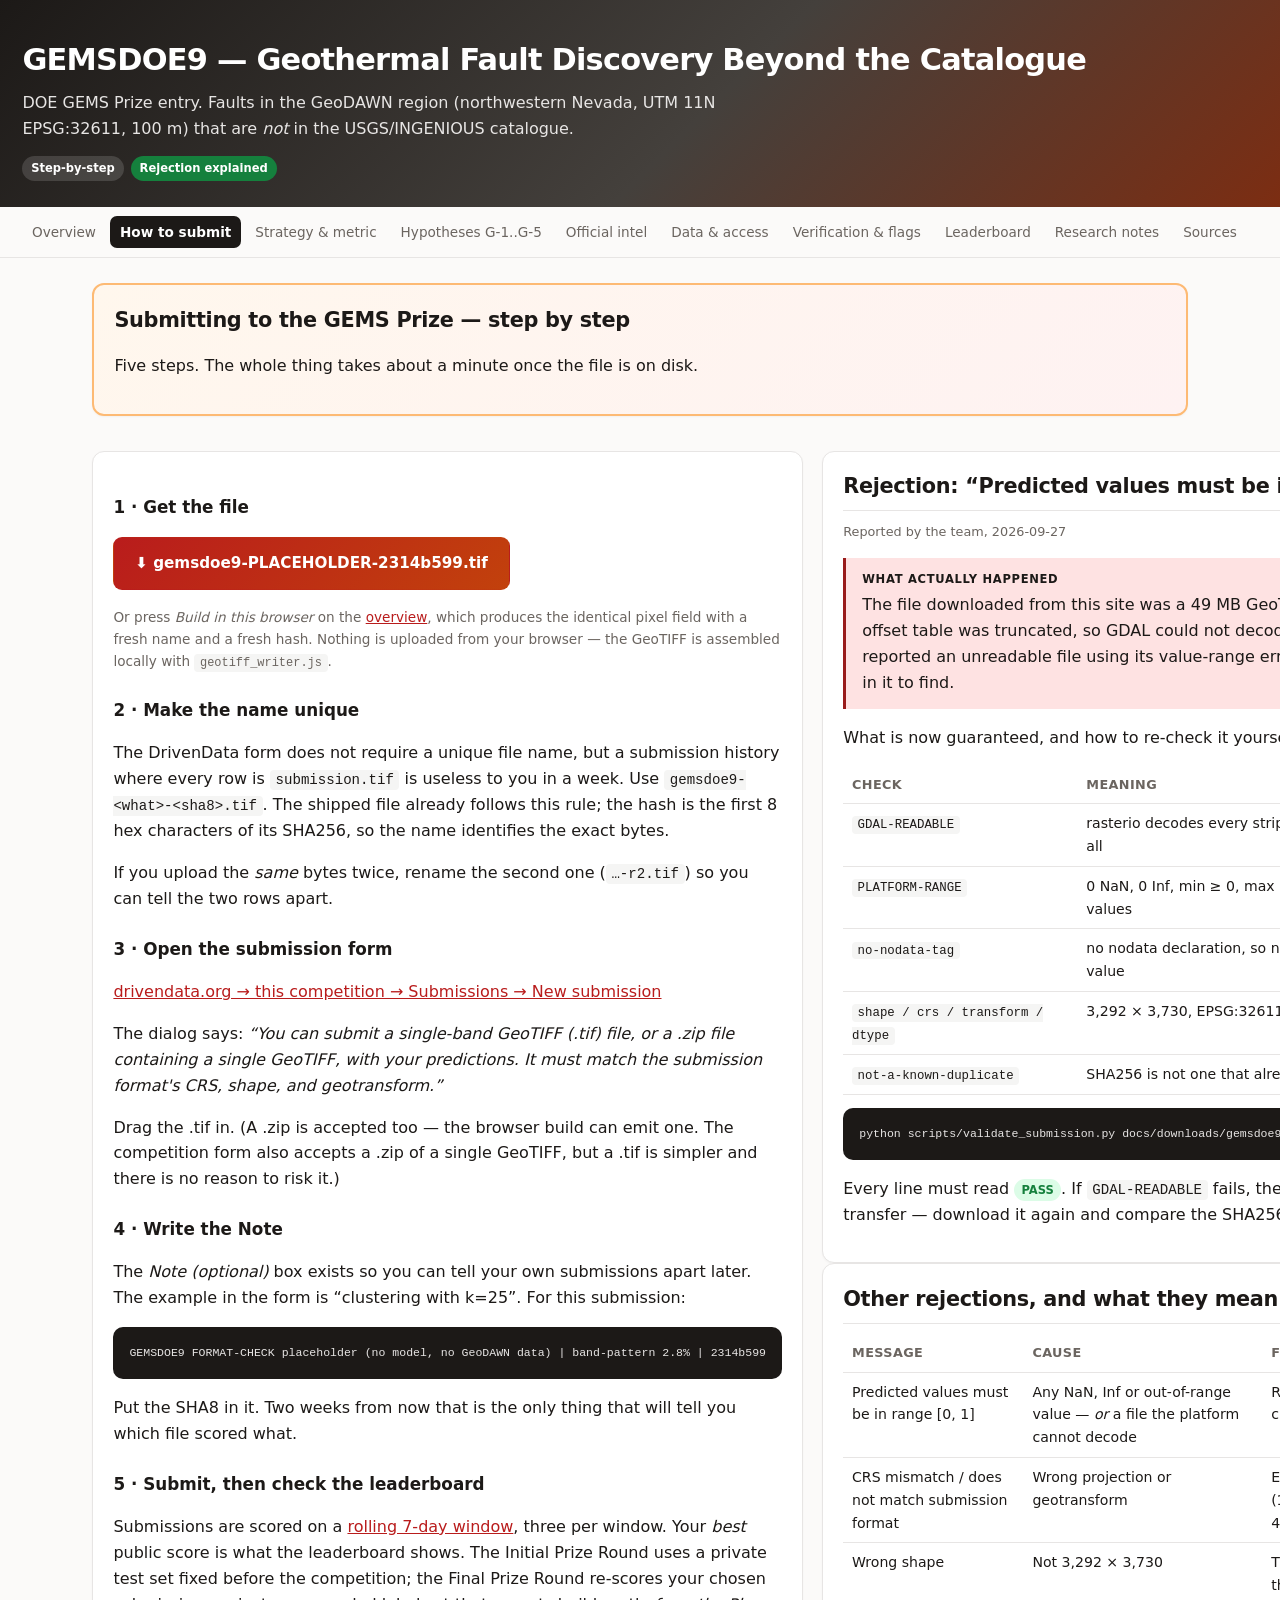
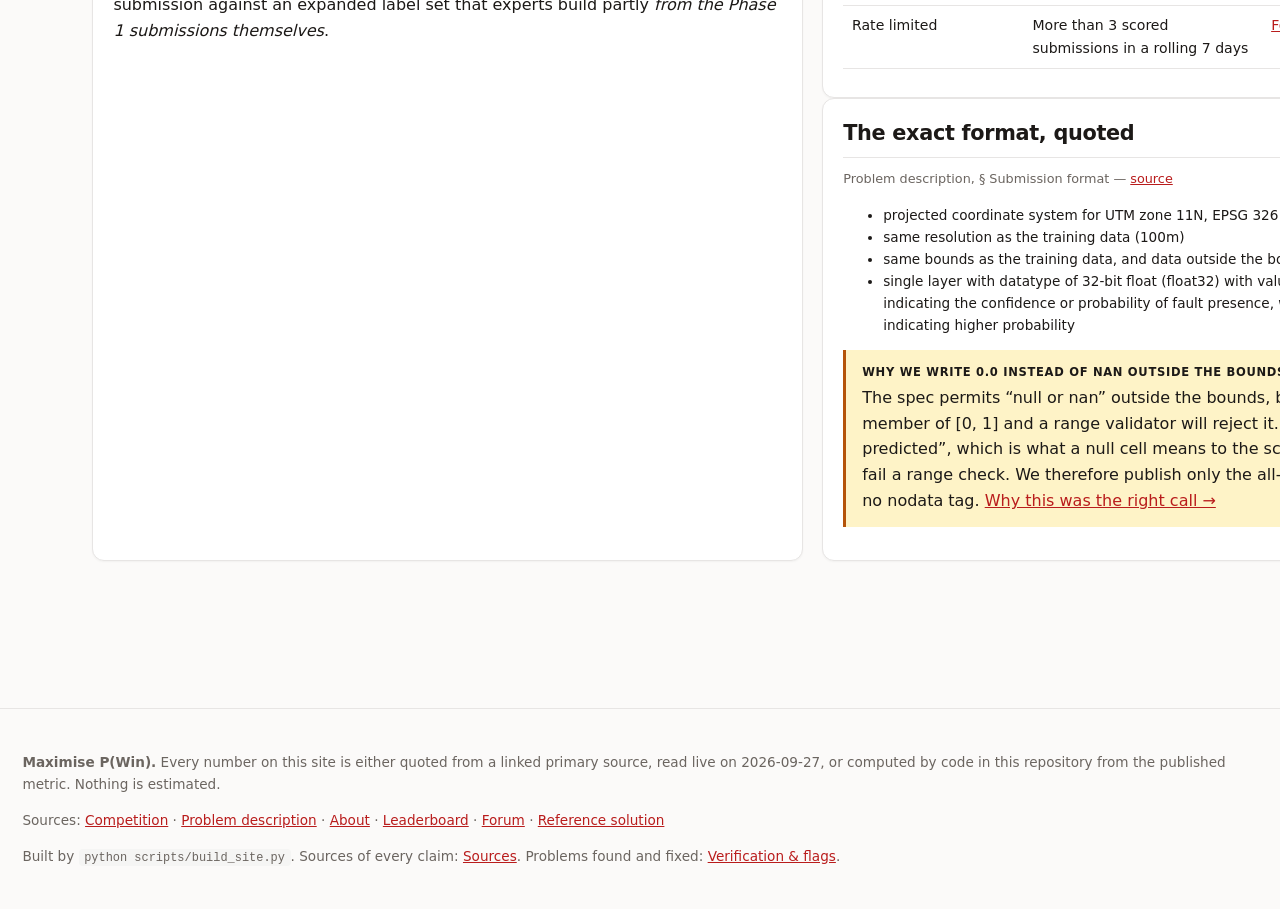
<file: docs/executive_summary.html>
<!DOCTYPE html>
<html lang="en"><head>
<meta charset="utf-8"><meta name="viewport" content="width=device-width, initial-scale=1">
<title>How to submit — GEMSDOE9</title>
<meta name="description" content="GEMSDOE9 — DOE GEMS Prize entry. Verified competition intel, the metric algebra behind the 0.1563 plateau, and a one-click valid GeoTIFF.">
<style>
:root{
  --bg:#fbfaf9; --panel:#ffffff; --ink:#1c1917; --muted:#6b6560; --line:#e7e5e4;
  --brand:#b91c1c; --brand2:#c2410c; --ok:#15803d; --okbg:#dcfce7; --warn:#92400e;
  --warnbg:#fef3c7; --bad:#991b1b; --badbg:#fee2e2; --info:#1e40af; --infobg:#dbeafe;
  --mono:ui-monospace,SFMono-Regular,Menlo,Consolas,monospace;
}
*{box-sizing:border-box}
body{margin:0;font-family:Inter,ui-sans-serif,system-ui,-apple-system,"Segoe UI",Roboto,Helvetica,Arial,sans-serif;
  background:var(--bg);color:var(--ink);line-height:1.62;-webkit-font-smoothing:antialiased}
a{color:#b91c1c}
code,kbd{font-family:var(--mono);font-size:.88em;background:#f5f5f4;padding:.12rem .35rem;border-radius:4px}
pre{background:#1c1917;color:#e7e5e4;padding:1rem;border-radius:10px;overflow:auto;font-size:.82rem;line-height:1.5}
pre code{background:none;color:inherit;padding:0}
header.top{background:linear-gradient(135deg,#1c1917 0%,#44403c 55%,#7c2d12 100%);color:#fff;padding:2.2rem 1.4rem 1.6rem}
header.top h1{margin:0 0 .35rem;font-size:1.9rem;letter-spacing:-.025em}
header.top p{margin:0;max-width:78ch;color:#e7e5e4}
.badges{margin-top:.9rem;display:flex;gap:.45rem;flex-wrap:wrap}
.badge{font-size:.72rem;font-weight:700;padding:.2rem .55rem;border-radius:999px;background:rgba(255,255,255,.14);color:#fff}
.badge.ok{background:#15803d}.badge.warn{background:#b45309}.badge.bad{background:#b91c1c}
nav.tabs{position:sticky;top:0;z-index:20;background:rgba(251,250,249,.94);backdrop-filter:blur(8px);
  border-bottom:1px solid var(--line);padding:.55rem 1.4rem;display:flex;gap:.3rem;flex-wrap:wrap}
nav.tabs a{font-size:.85rem;text-decoration:none;color:var(--muted);padding:.32rem .6rem;border-radius:7px}
nav.tabs a:hover{background:#fff;color:var(--ink)}
nav.tabs a.on{background:var(--ink);color:#fff;font-weight:600}
main{max-width:1140px;margin:0 auto;padding:1.6rem 1.4rem 4rem}
section{margin-bottom:2.2rem}
h2{font-size:1.3rem;letter-spacing:-.015em;margin:0 0 .7rem;padding-bottom:.4rem;border-bottom:1px solid var(--line)}
h3{font-size:1.05rem;margin:1.5rem 0 .5rem}
h4{font-size:.95rem;margin:1.1rem 0 .35rem;color:#44403c}
.card{background:var(--panel);border:1px solid var(--line);border-radius:12px;padding:1.15rem 1.25rem;
  box-shadow:0 1px 2px rgba(0,0,0,.04)}
.grid{display:grid;gap:1.2rem;grid-template-columns:1fr}
@media(min-width:900px){.grid.two{grid-template-columns:1fr 1fr}.grid.three{grid-template-columns:repeat(3,1fr)}}
table{width:100%;border-collapse:collapse;font-size:.88rem;margin:.6rem 0}
th,td{text-align:left;padding:.5rem .55rem;border-bottom:1px solid var(--line);vertical-align:top}
th{font-weight:650;color:var(--muted);font-size:.8rem;text-transform:uppercase;letter-spacing:.03em}
td.num,th.num{text-align:right;font-family:var(--mono);white-space:nowrap}
.note{border-left:3px solid var(--info);background:var(--infobg);padding:.8rem 1rem;border-radius:0 8px 8px 0;margin:.9rem 0}
.note.warn{border-color:#b45309;background:var(--warnbg)}
.note.bad{border-color:var(--bad);background:var(--badbg)}
.note.ok{border-color:var(--ok);background:var(--okbg)}
.note b.lbl{display:block;font-size:.72rem;letter-spacing:.06em;text-transform:uppercase;margin-bottom:.2rem}
.btn{display:inline-block;padding:.8rem 1.3rem;border-radius:9px;font-weight:650;text-decoration:none;
  border:1px solid transparent;cursor:pointer;font-size:.95rem;font-family:inherit}
.btn-primary{background:linear-gradient(135deg,var(--brand),var(--brand2));color:#fff}
.btn-secondary{background:#fff;border-color:var(--line);color:var(--ink)}
.btn-row{display:flex;gap:.6rem;flex-wrap:wrap;margin:1rem 0}
.pill{display:inline-block;padding:.1rem .45rem;border-radius:999px;font-size:.72rem;font-weight:700}
.pill.ok{background:var(--okbg);color:var(--ok)}
.pill.warn{background:var(--warnbg);color:var(--warn)}
.pill.bad{background:var(--badbg);color:var(--bad)}
.pill.info{background:var(--infobg);color:var(--info)}
.kv{display:grid;grid-template-columns:minmax(140px,auto) 1fr;gap:.35rem 1rem;font-size:.9rem}
.kv dt{color:var(--muted)}
.kv dd{margin:0;font-family:var(--mono);font-size:.84rem;word-break:break-all}
details{border:1px solid var(--line);border-radius:9px;padding:.6rem .85rem;margin:.6rem 0;background:#fff}
summary{cursor:pointer;font-weight:600;font-size:.92rem}
.hero{background:linear-gradient(135deg,#fff7ed,#fef2f2);border:2px solid #fdba74}
.mono{font-family:var(--mono)}
.muted{color:var(--muted)}
.small{font-size:.85rem}
.log{background:#1c1917;color:#e7e5e4;padding:.9rem;border-radius:9px;font-family:var(--mono);
  font-size:.78rem;white-space:pre-wrap;max-height:340px;overflow:auto}
footer{border-top:1px solid var(--line);margin-top:3rem;padding:1.8rem 1.4rem;color:var(--muted);font-size:.85rem}
.src{font-size:.8rem;color:var(--muted);margin-top:.35rem}
.tag-new{background:#15803d;color:#fff;border-radius:4px;padding:0 .3rem;font-size:.7rem;font-weight:700}
</style>
</head><body>
<header class="top">
  <h1>GEMSDOE9 — Geothermal Fault Discovery Beyond the Catalogue</h1>
  <p>DOE GEMS Prize entry. Faults in the GeoDAWN region (northwestern Nevada, UTM 11N
     EPSG:32611, 100 m) that are <em>not</em> in the USGS/INGENIOUS catalogue.</p>
  <div class="badges"><span class='badge '>Step-by-step</span><span class='badge ok'>Rejection explained</span></div>
</header>
<nav class="tabs"><a href='index.html'>Overview</a><a href='executive_summary.html' class='on'>How to submit</a><a href='strategy.html'>Strategy &amp; metric</a><a href='hypotheses.html'>Hypotheses G-1..G-5</a><a href='intel.html'>Official intel</a><a href='data.html'>Data &amp; access</a><a href='verification.html'>Verification &amp; flags</a><a href='leaderboard.html'>Leaderboard</a><a href='research.html'>Research notes</a><a href='sources.html'>Sources</a></nav>
<main>
<section>
  <div class="card hero">
    <h2 style="border:0;padding:0;margin-bottom:.5rem">Submitting to the GEMS Prize — step by step</h2>
    <p>Five steps. The whole thing takes about a minute once the file is on disk.</p>
  </div>
</section>

<section class="grid two">
  <div class="card">
    <h3>1 · Get the file</h3>
    <p><a class="btn btn-primary" href="downloads/gemsdoe9-PLACEHOLDER-2314b599.tif" download>⬇ gemsdoe9-PLACEHOLDER-2314b599.tif</a></p>
    <p class="small muted">Or press <em>Build in this browser</em> on the
       <a href="index.html">overview</a>, which produces the identical pixel field with a
       fresh name and a fresh hash. Nothing is uploaded from your browser — the GeoTIFF is
       assembled locally with <code>geotiff_writer.js</code>.</p>

    <h3>2 · Make the name unique</h3>
    <p>The DrivenData form does not require a unique file name, but a submission history
       where every row is <code>submission.tif</code> is useless to you in a week. Use
       <code>gemsdoe9-&lt;what&gt;-&lt;sha8&gt;.tif</code>. The shipped file already follows
       this rule; the hash is the first 8 hex characters of its SHA256, so the name
       identifies the exact bytes.</p>
    <p>If you upload the <em>same</em> bytes twice, rename the second one
       (<code>…-r2.tif</code>) so you can tell the two rows apart.</p>

    <h3>3 · Open the submission form</h3>
    <p><a href="https://www.drivendata.org/competitions/306/competition-doe-gems/submissions/">drivendata.org → this competition → Submissions → New submission</a></p>
    <p>The dialog says: <em>“You can submit a single-band GeoTIFF (.tif) file, or a .zip
       file containing a single GeoTIFF, with your predictions. It must match the
       submission format's CRS, shape, and geotransform.”</em></p>
    <p>Drag the .tif in. (A .zip is accepted too — the browser build can emit one. The
       competition form also accepts a .zip of a single GeoTIFF, but a .tif is simpler and
       there is no reason to risk it.)</p>

    <h3>4 · Write the Note</h3>
    <p>The <em>Note (optional)</em> box exists so you can tell your own submissions apart
       later. The example in the form is “clustering with k=25”. For this submission:</p>
    <pre><code>GEMSDOE9 FORMAT-CHECK placeholder (no model, no GeoDAWN data) | band-pattern 2.8% | 2314b599</code></pre>
    <p>Put the SHA8 in it. Two weeks from now that is the only thing that will tell you
       which file scored what.</p>

    <h3>5 · Submit, then check the leaderboard</h3>
    <p>Submissions are scored on a
       <a href="https://community.drivendata.org/t/weekly-submissions/11524">rolling 7-day window</a>, three per
       window. Your <em>best</em> public score is what the leaderboard shows. The
       Initial Prize Round uses a private test set fixed before the competition; the
       Final Prize Round re-scores your chosen submission against an expanded label set
       that experts build partly <em>from the Phase 1 submissions themselves</em>.</p>
  </div>

  <div>
    <div class="card">
      <h2>Rejection: “Predicted values must be in range [0, 1]”</h2>
      <p class="src">Reported by the team, 2026-09-27</p>
      <div class="note bad"><b class="lbl">What actually happened</b>
        The file downloaded from this site was a 49 MB GeoTIFF whose strip-offset table was
        truncated, so GDAL could not decode it. The platform reported an unreadable file
        using its value-range error. There was no NaN in it to find.</div>
      <p>What is now guaranteed, and how to re-check it yourself:</p>
      <table><thead><tr><th>Check</th><th>Meaning</th></tr></thead><tbody><tr><td><code>GDAL-READABLE</code></td><td>rasterio decodes every strip; the file is readable at all</td></tr><tr><td><code>PLATFORM-RANGE</code></td><td>0 NaN, 0 Inf, min ≥ 0, max ≤ 1 across all 12,279,160 values</td></tr><tr><td><code>no-nodata-tag</code></td><td>no nodata declaration, so no reader can substitute a value</td></tr><tr><td><code>shape / crs / transform / dtype</code></td><td>3,292 × 3,730, EPSG:32611, 100 m, float32, 1 band</td></tr><tr><td><code>not-a-known-duplicate</code></td><td>SHA256 is not one that already spent a slot</td></tr></tbody></table>
      <pre><code>python scripts/validate_submission.py docs/downloads/gemsdoe9-PLACEHOLDER-2314b599.tif</code></pre>
      <p>Every line must read <span class="pill ok">PASS</span>. If
         <code>GDAL-READABLE</code> fails, the file is truncated in transfer — download it
         again and compare the SHA256.</p>
    </div>

    <div class="card">
      <h2>Other rejections, and what they mean</h2>
      <table><thead><tr><th>Message</th><th>Cause</th><th>Fix</th></tr></thead><tbody><tr><td>Predicted values must be in range [0, 1]</td><td>Any NaN, Inf or out-of-range value — <em>or</em> a file the platform cannot decode</td><td>Run the validator; it checks both</td></tr><tr><td>CRS mismatch / does not match submission format</td><td>Wrong projection or geotransform</td><td>EPSG:32611, transform (100, 0, 243350, 0, −100, 4508550)</td></tr><tr><td>Wrong shape</td><td>Not 3,292 × 3,730</td><td>The validator hard-fails on this</td></tr><tr><td>Rate limited</td><td>More than 3 scored submissions in a rolling 7 days</td><td><a href="https://community.drivendata.org/t/weekly-submissions/11524">Forum: rolling window</a></td></tr></tbody></table>
    </div>

    <div class="card">
      <h2>The exact format, quoted</h2>
      <p class="src">Problem description, § Submission format —
        <a href="https://www.drivendata.org/competitions/306/competition-doe-gems/page/967/#submission-format">source</a></p>
      <ul class="small">
        <li>projected coordinate system for UTM zone 11N, EPSG 32611</li>
        <li>same resolution as the training data (100m)</li>
        <li>same bounds as the training data, and data outside the bounds is null or nan</li>
        <li>single layer with datatype of 32-bit float (float32) with values between 0 and 1 indicating the confidence or probability of fault presence, with higher values indicating higher probability</li>
      </ul>
      <div class="note warn"><b class="lbl">Why we write 0.0 instead of NaN outside the bounds</b>
        The spec permits “null or nan” outside the bounds, but NaN is not a member of [0, 1]
        and a range validator will reject it. 0.0 means “no fault predicted”, which is what
        a null cell means to the scorer, and it cannot fail a range check. We therefore
        publish only the all-finite variant and set no nodata tag.
        <a href="verification.html#irregularity-tiff">Why this was the right call →</a></div>
    </div>
  </div>
</section>
</main>
<footer>
  <p><strong>Maximise P(Win).</strong> Every number on this site is either quoted from a
  linked primary source, read live on 2026-09-27, or computed by code in this
  repository from the published metric. Nothing is estimated.</p>
  <p>Sources: <a href="https://www.drivendata.org/competitions/306/competition-doe-gems/">Competition</a> ·
     <a href="https://www.drivendata.org/competitions/306/competition-doe-gems/page/967/">Problem description</a> ·
     <a href="https://www.drivendata.org/competitions/306/competition-doe-gems/page/968/">About</a> ·
     <a href="https://www.drivendata.org/competitions/306/competition-doe-gems/leaderboard/">Leaderboard</a> ·
     <a href="https://community.drivendata.org/c/gems-prize-challenge/111">Forum</a> ·
     <a href="https://github.com/drivendataorg/gems-prize-reference-solution">Reference solution</a></p>
  <p>Built by <code>python scripts/build_site.py</code>. Sources of every claim:
     <a href="sources.html">Sources</a>. Problems found and fixed:
     <a href="verification.html">Verification &amp; flags</a>.</p>
</footer>
<script src="geotiff_writer.js"></script>

</body></html>
</file>
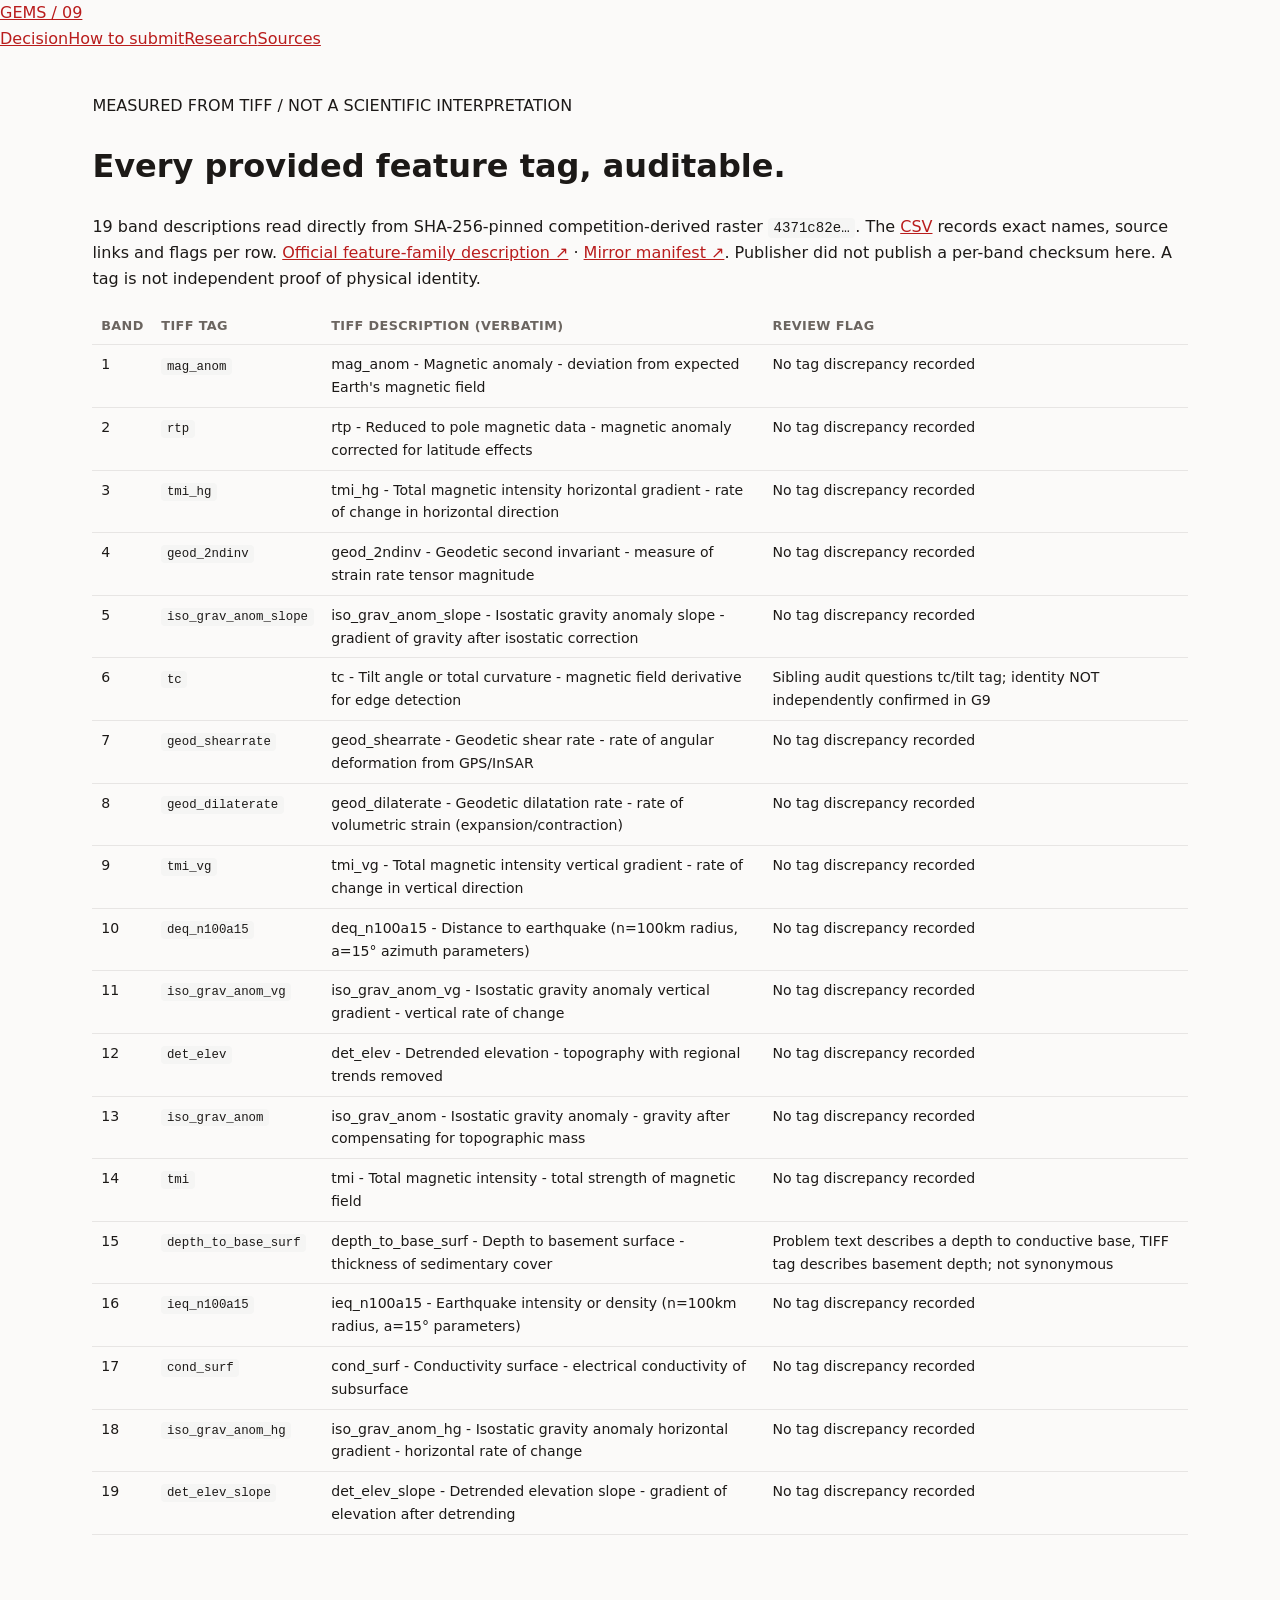
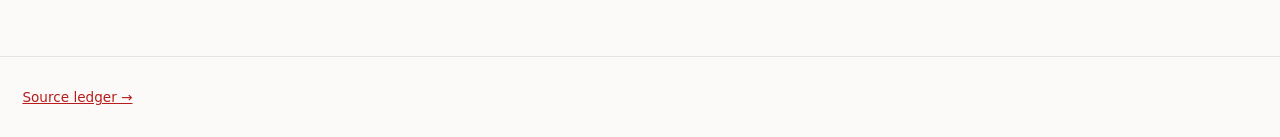
<file: docs/features.html>
<!doctype html><html lang="en"><head><meta charset="utf-8"><meta name="viewport" content="width=device-width,initial-scale=1"><title>19 verified feature tags · GEMSDOE9</title><link rel="stylesheet" href="style.css"></head><body><header><nav><a class="logo" href="index.html">GEMS / 09</a><div class="links"><a href="index.html">Decision</a><a href="executive_summary.html">How to submit</a><a href="research.html">Research</a><a href="sources.html">Sources</a></div></nav></header><main><p class="eyebrow">MEASURED FROM TIFF / NOT A SCIENTIFIC INTERPRETATION</p><h1>Every provided feature tag, auditable.</h1><p class="lead">19 band descriptions read directly from SHA-256-pinned competition-derived raster <code>4371c82e…</code>. The <a href="data/feature_inventory.csv">CSV</a> records exact names, source links and flags per row. <a href="https://www.drivendata.org/competitions/306/competition-doe-gems/page/967/#provided-features">Official feature-family description ↗</a> · <a href="https://github.com/buffedlizard55-lab/5GEMSDOE/blob/main/data/bridge/manifest.json">Mirror manifest ↗</a>. Publisher did not publish a per-band checksum here. A tag is not independent proof of physical identity.</p><div class="scroll"><table><thead><tr><th>Band</th><th>TIFF tag</th><th>TIFF description (verbatim)</th><th>Review flag</th></tr></thead><tbody><tr><td>1</td><td><code>mag_anom</code></td><td>mag_anom - Magnetic anomaly - deviation from expected Earth&#x27;s magnetic field</td><td>No tag discrepancy recorded</td></tr><tr><td>2</td><td><code>rtp</code></td><td>rtp - Reduced to pole magnetic data - magnetic anomaly corrected for latitude effects</td><td>No tag discrepancy recorded</td></tr><tr><td>3</td><td><code>tmi_hg</code></td><td>tmi_hg - Total magnetic intensity horizontal gradient - rate of change in horizontal direction</td><td>No tag discrepancy recorded</td></tr><tr><td>4</td><td><code>geod_2ndinv</code></td><td>geod_2ndinv - Geodetic second invariant - measure of strain rate tensor magnitude</td><td>No tag discrepancy recorded</td></tr><tr><td>5</td><td><code>iso_grav_anom_slope</code></td><td>iso_grav_anom_slope - Isostatic gravity anomaly slope - gradient of gravity after isostatic correction</td><td>No tag discrepancy recorded</td></tr><tr><td>6</td><td><code>tc</code></td><td>tc - Tilt angle or total curvature - magnetic field derivative for edge detection</td><td>Sibling audit questions tc/tilt tag; identity NOT independently confirmed in G9</td></tr><tr><td>7</td><td><code>geod_shearrate</code></td><td>geod_shearrate - Geodetic shear rate - rate of angular deformation from GPS/InSAR</td><td>No tag discrepancy recorded</td></tr><tr><td>8</td><td><code>geod_dilaterate</code></td><td>geod_dilaterate - Geodetic dilatation rate - rate of volumetric strain (expansion/contraction)</td><td>No tag discrepancy recorded</td></tr><tr><td>9</td><td><code>tmi_vg</code></td><td>tmi_vg - Total magnetic intensity vertical gradient - rate of change in vertical direction</td><td>No tag discrepancy recorded</td></tr><tr><td>10</td><td><code>deq_n100a15</code></td><td>deq_n100a15 - Distance to earthquake (n=100km radius, a=15° azimuth parameters)</td><td>No tag discrepancy recorded</td></tr><tr><td>11</td><td><code>iso_grav_anom_vg</code></td><td>iso_grav_anom_vg - Isostatic gravity anomaly vertical gradient - vertical rate of change</td><td>No tag discrepancy recorded</td></tr><tr><td>12</td><td><code>det_elev</code></td><td>det_elev - Detrended elevation - topography with regional trends removed</td><td>No tag discrepancy recorded</td></tr><tr><td>13</td><td><code>iso_grav_anom</code></td><td>iso_grav_anom - Isostatic gravity anomaly - gravity after compensating for topographic mass</td><td>No tag discrepancy recorded</td></tr><tr><td>14</td><td><code>tmi</code></td><td>tmi - Total magnetic intensity - total strength of magnetic field</td><td>No tag discrepancy recorded</td></tr><tr><td>15</td><td><code>depth_to_base_surf</code></td><td>depth_to_base_surf - Depth to basement surface - thickness of sedimentary cover</td><td>Problem text describes a depth to conductive base, TIFF tag describes basement depth; not synonymous</td></tr><tr><td>16</td><td><code>ieq_n100a15</code></td><td>ieq_n100a15 - Earthquake intensity or density (n=100km radius, a=15° parameters)</td><td>No tag discrepancy recorded</td></tr><tr><td>17</td><td><code>cond_surf</code></td><td>cond_surf - Conductivity surface - electrical conductivity of subsurface</td><td>No tag discrepancy recorded</td></tr><tr><td>18</td><td><code>iso_grav_anom_hg</code></td><td>iso_grav_anom_hg - Isostatic gravity anomaly horizontal gradient - horizontal rate of change</td><td>No tag discrepancy recorded</td></tr><tr><td>19</td><td><code>det_elev_slope</code></td><td>det_elev_slope - Detrended elevation slope - gradient of elevation after detrending</td><td>No tag discrepancy recorded</td></tr></tbody></table></div></main><footer><a href="sources.html">Source ledger →</a></footer></body></html>
</file>
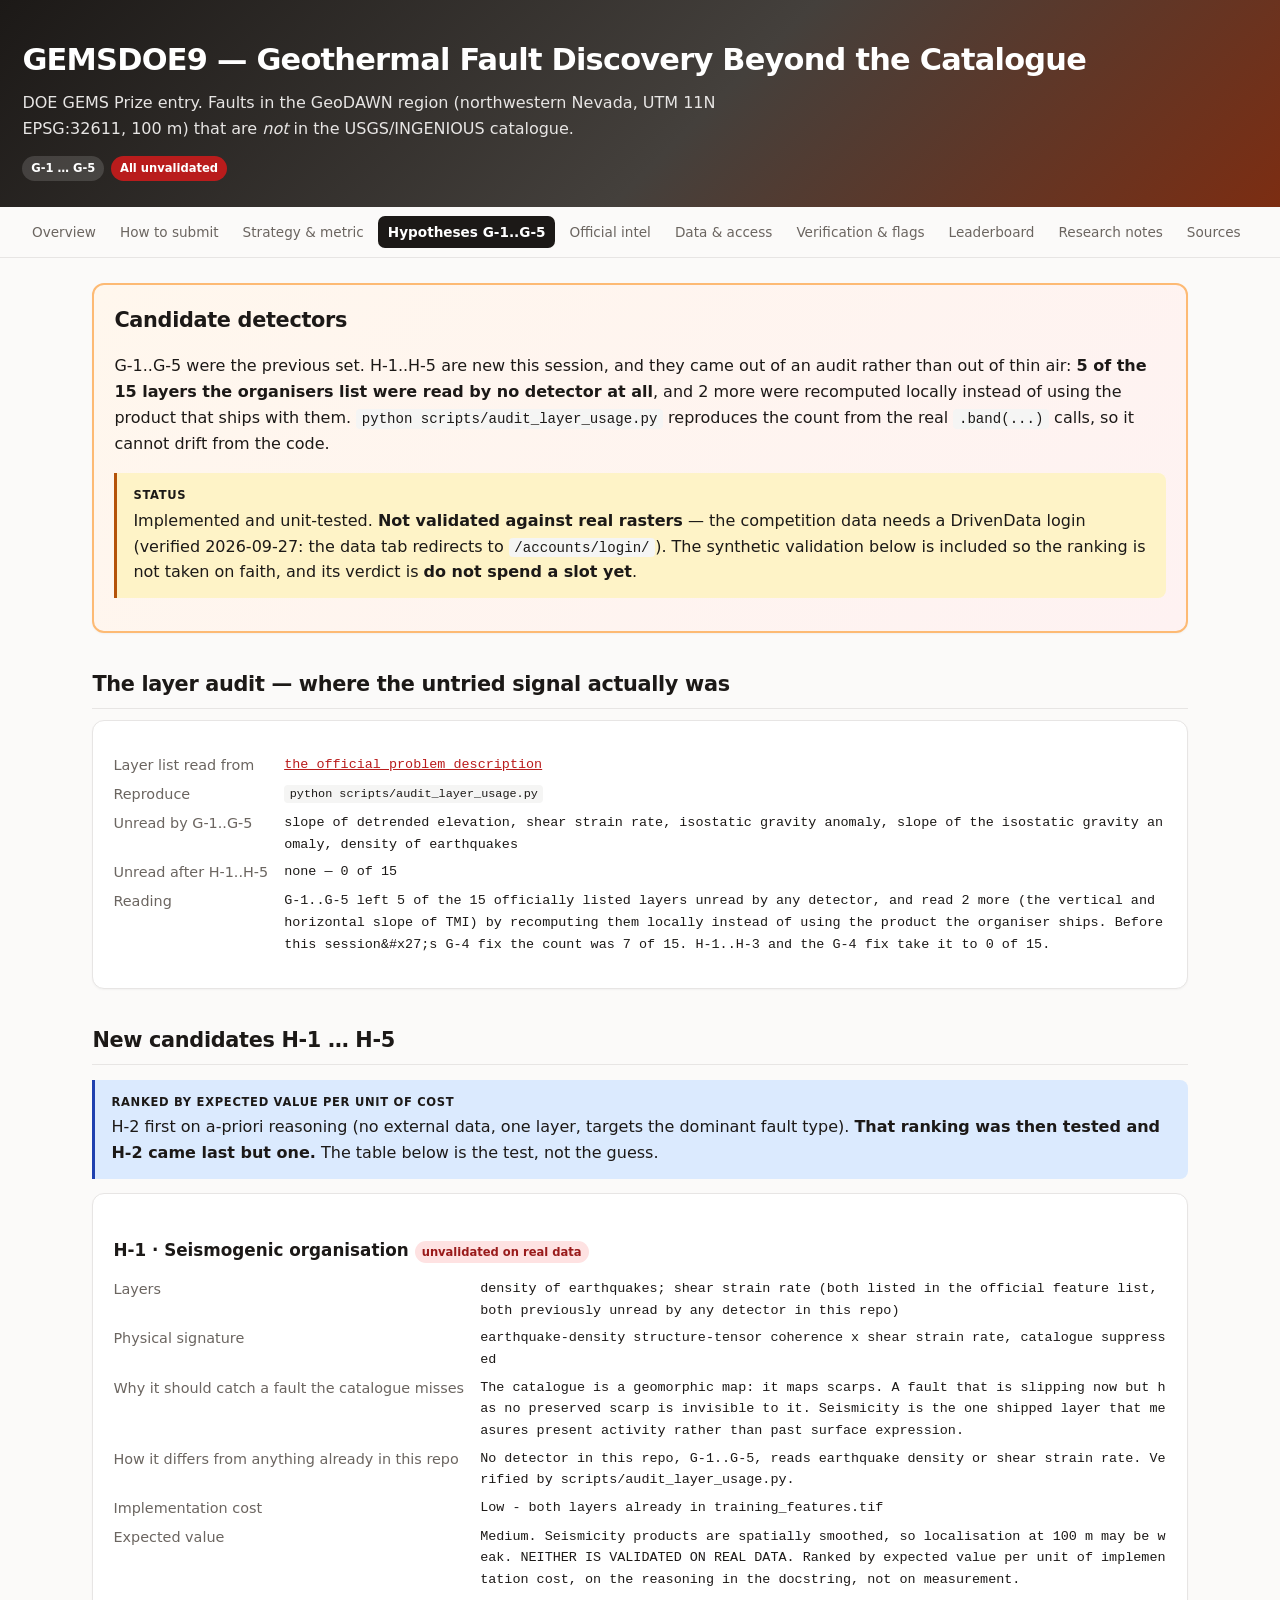
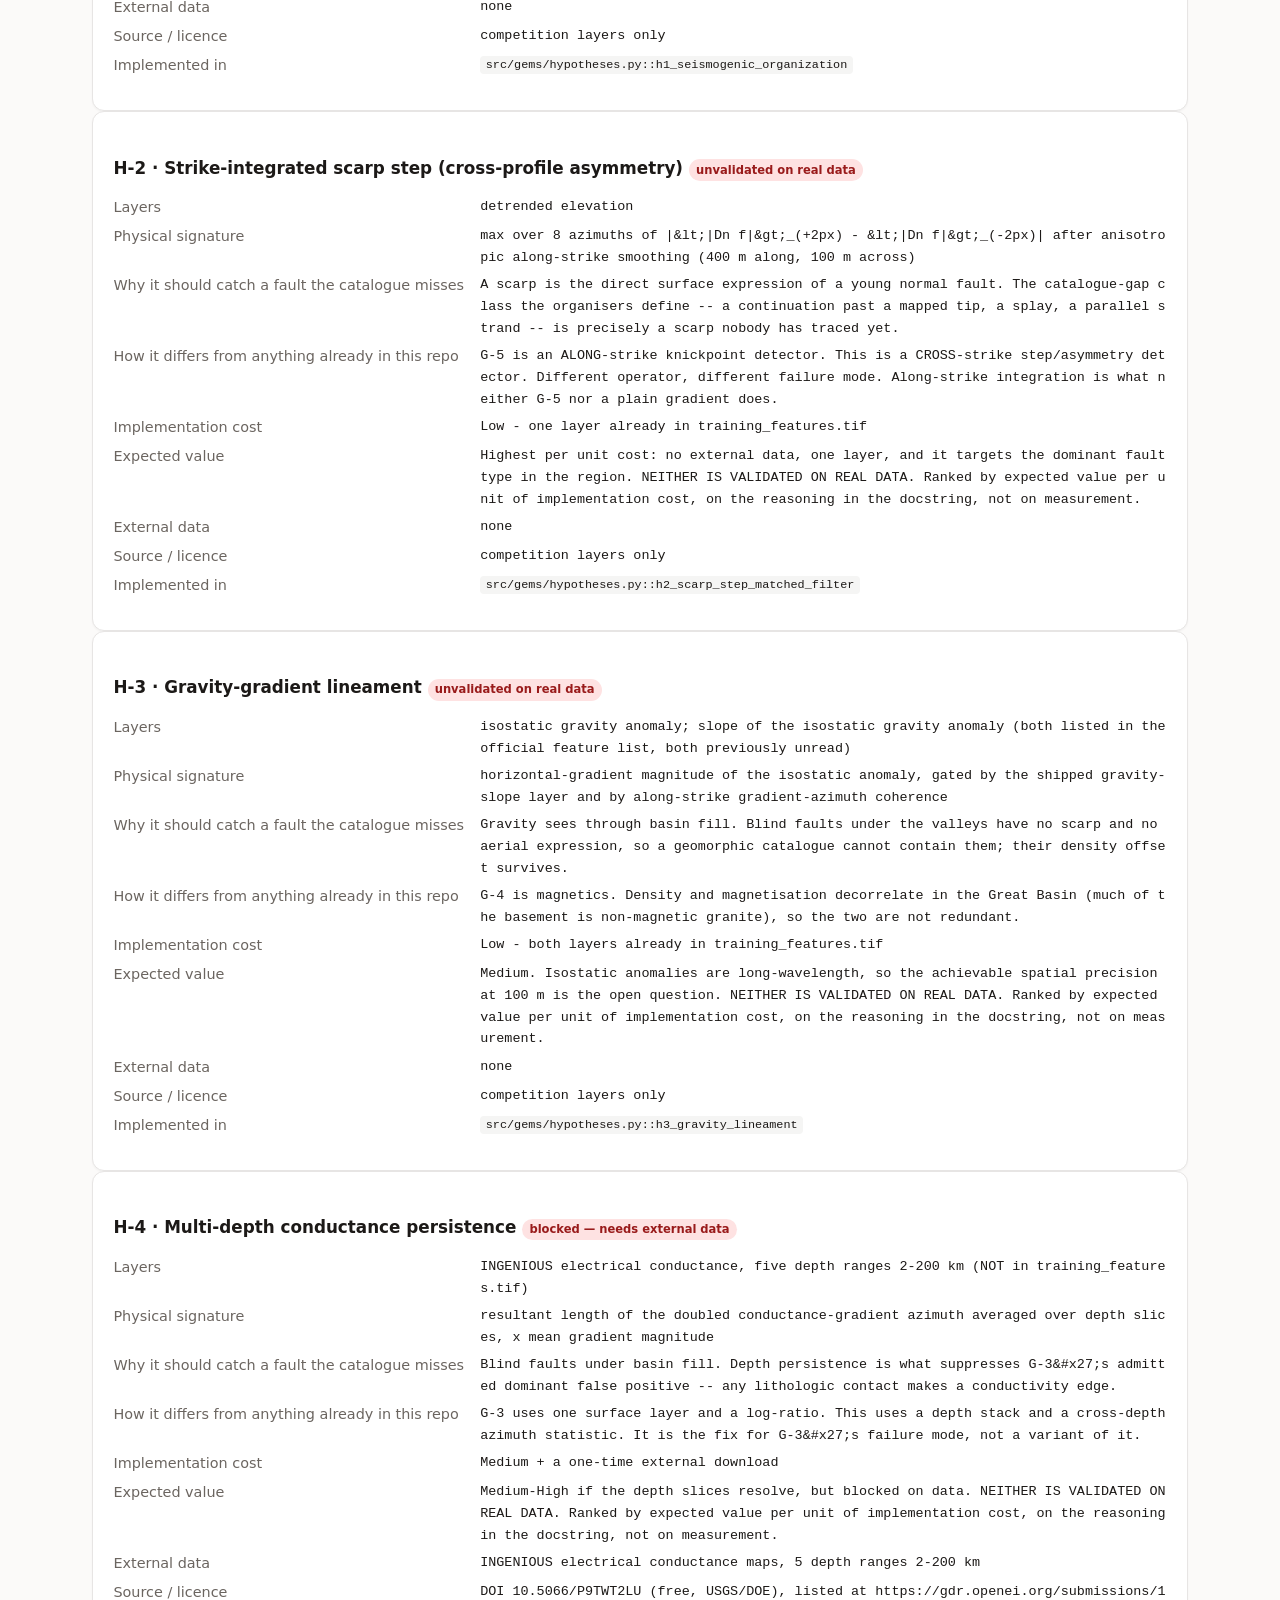
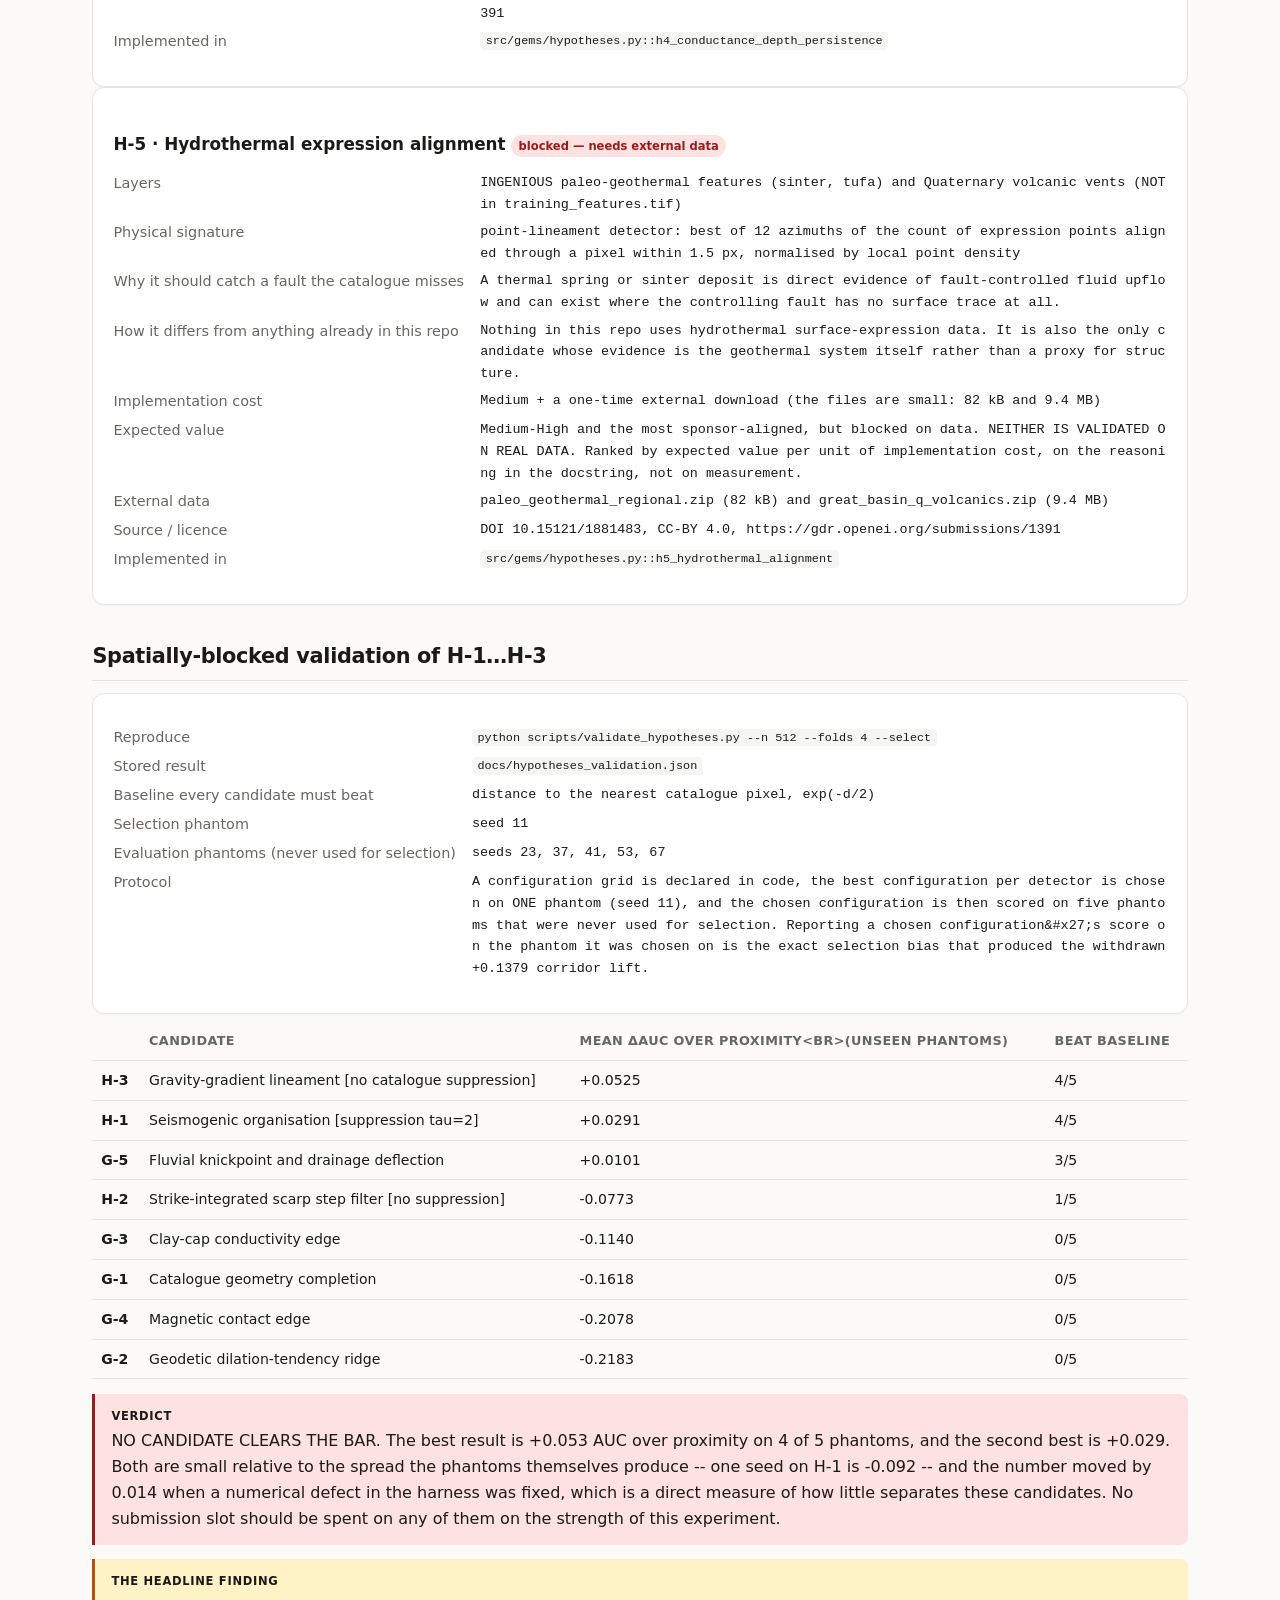
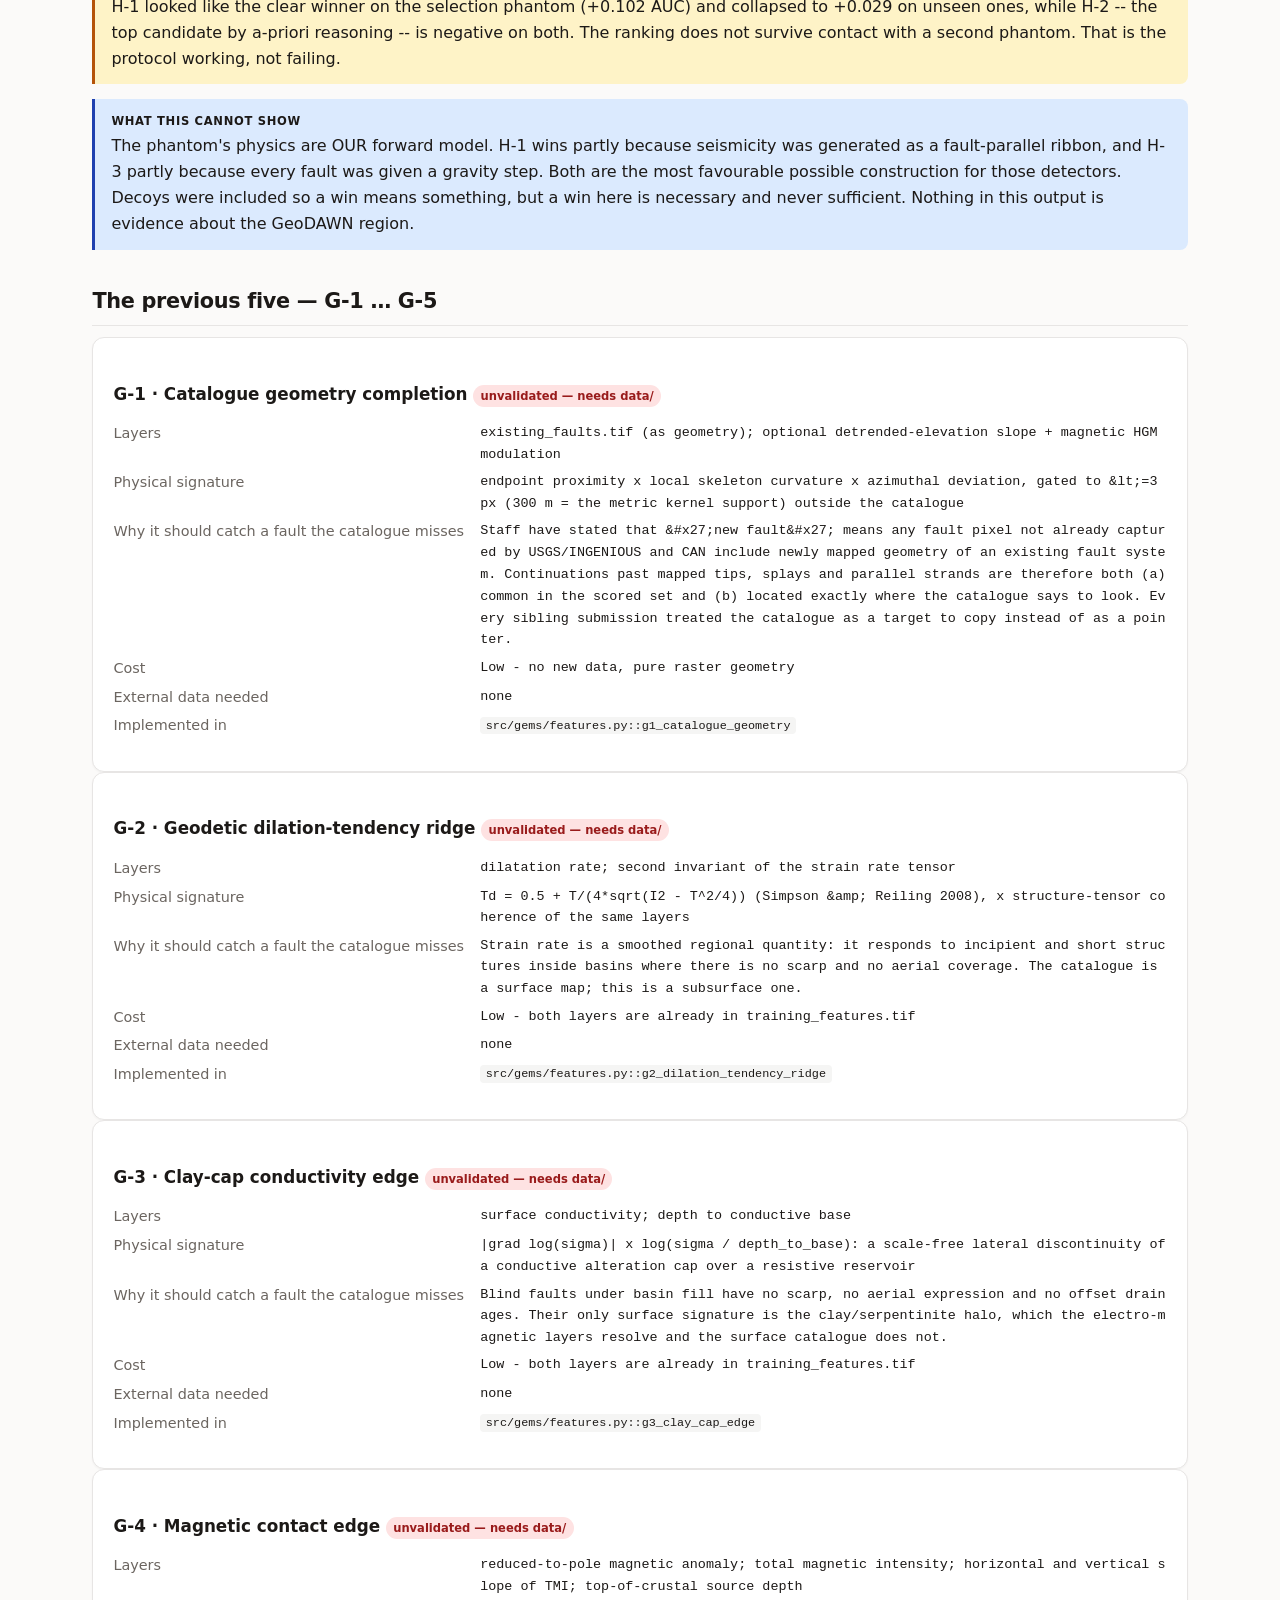
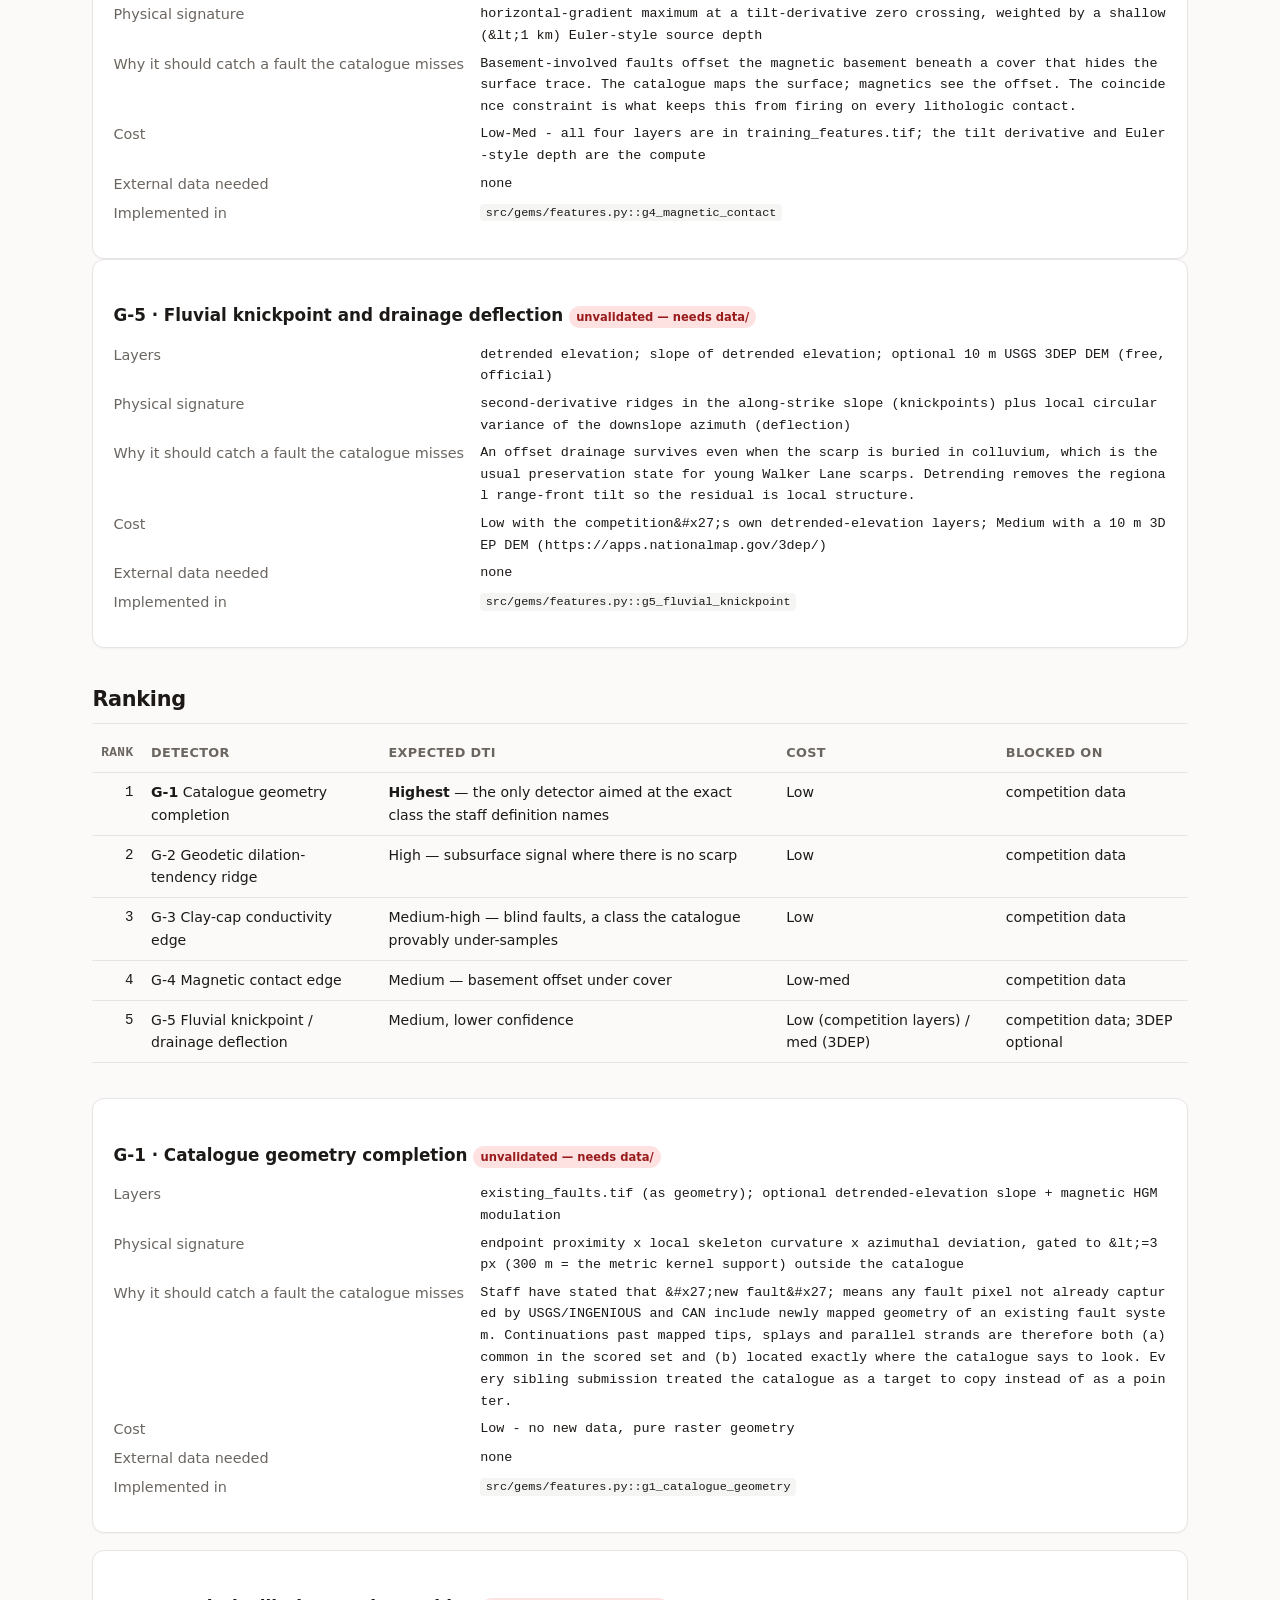
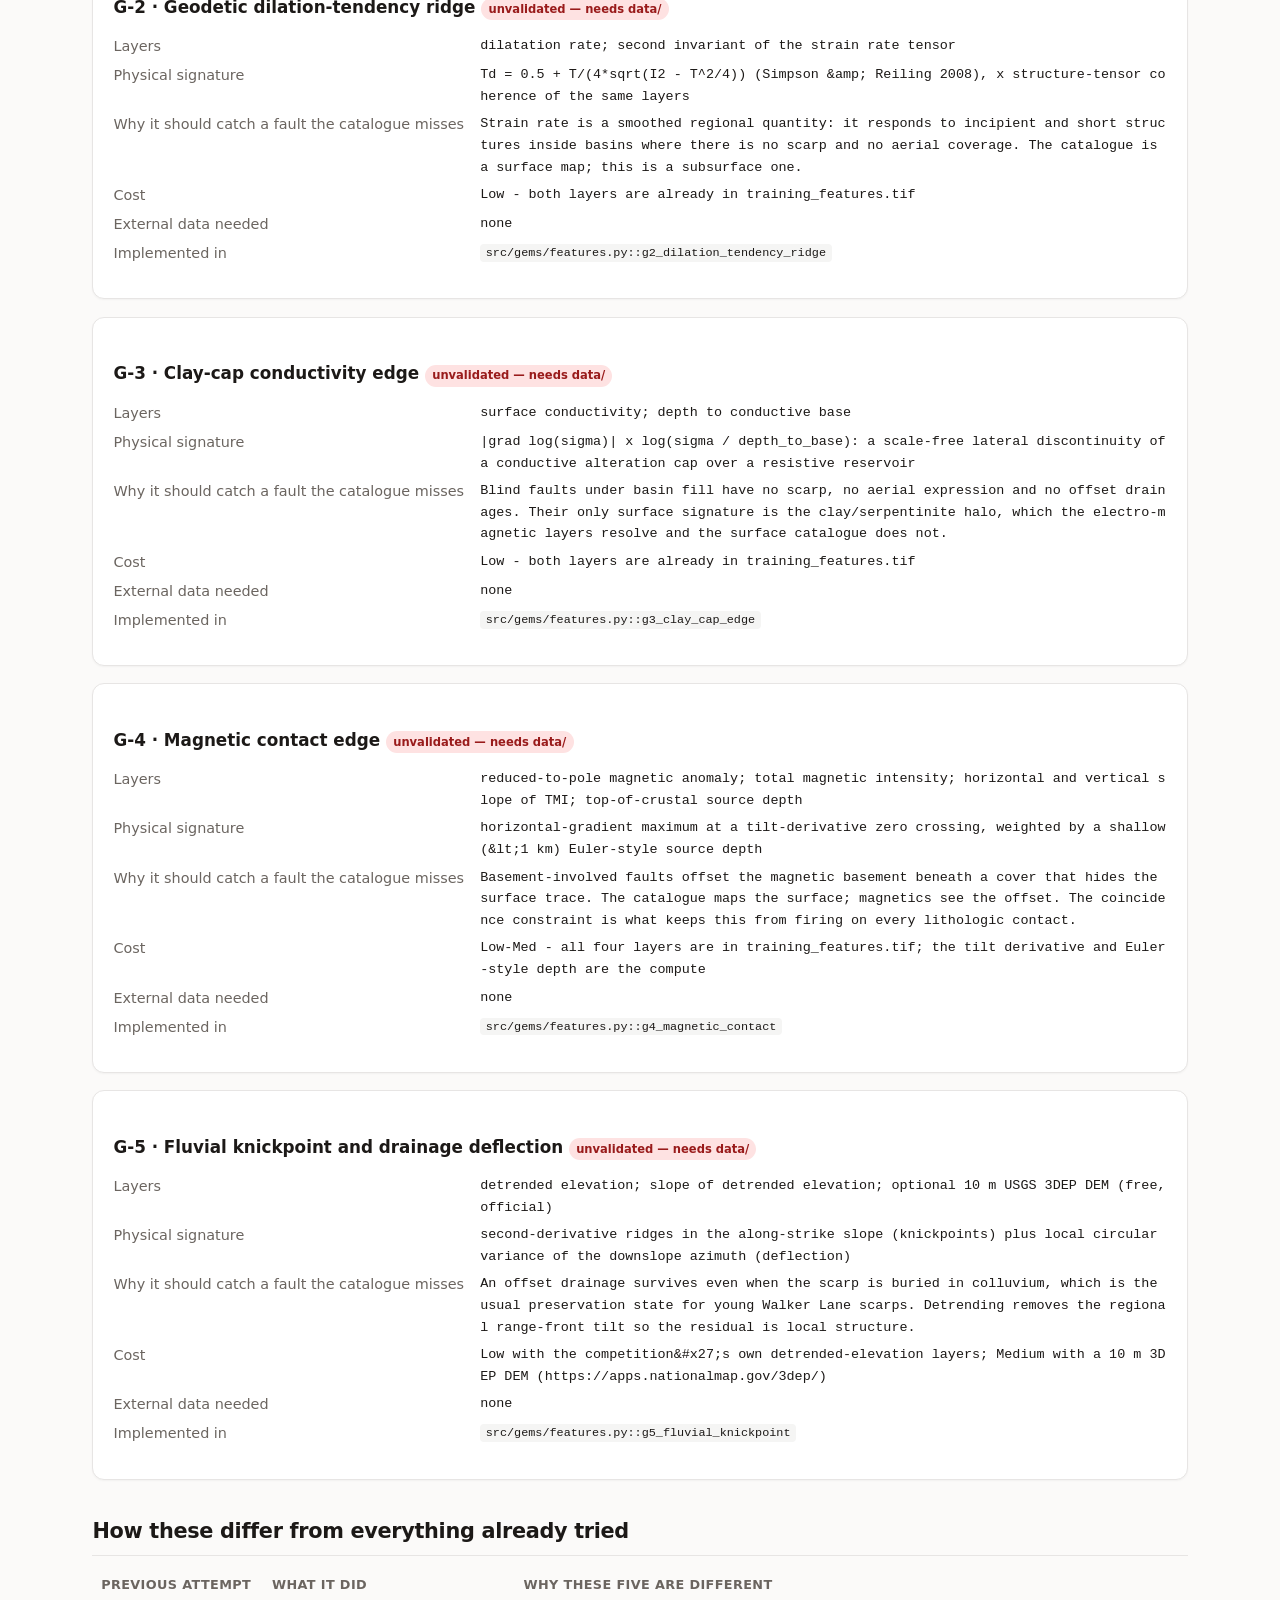
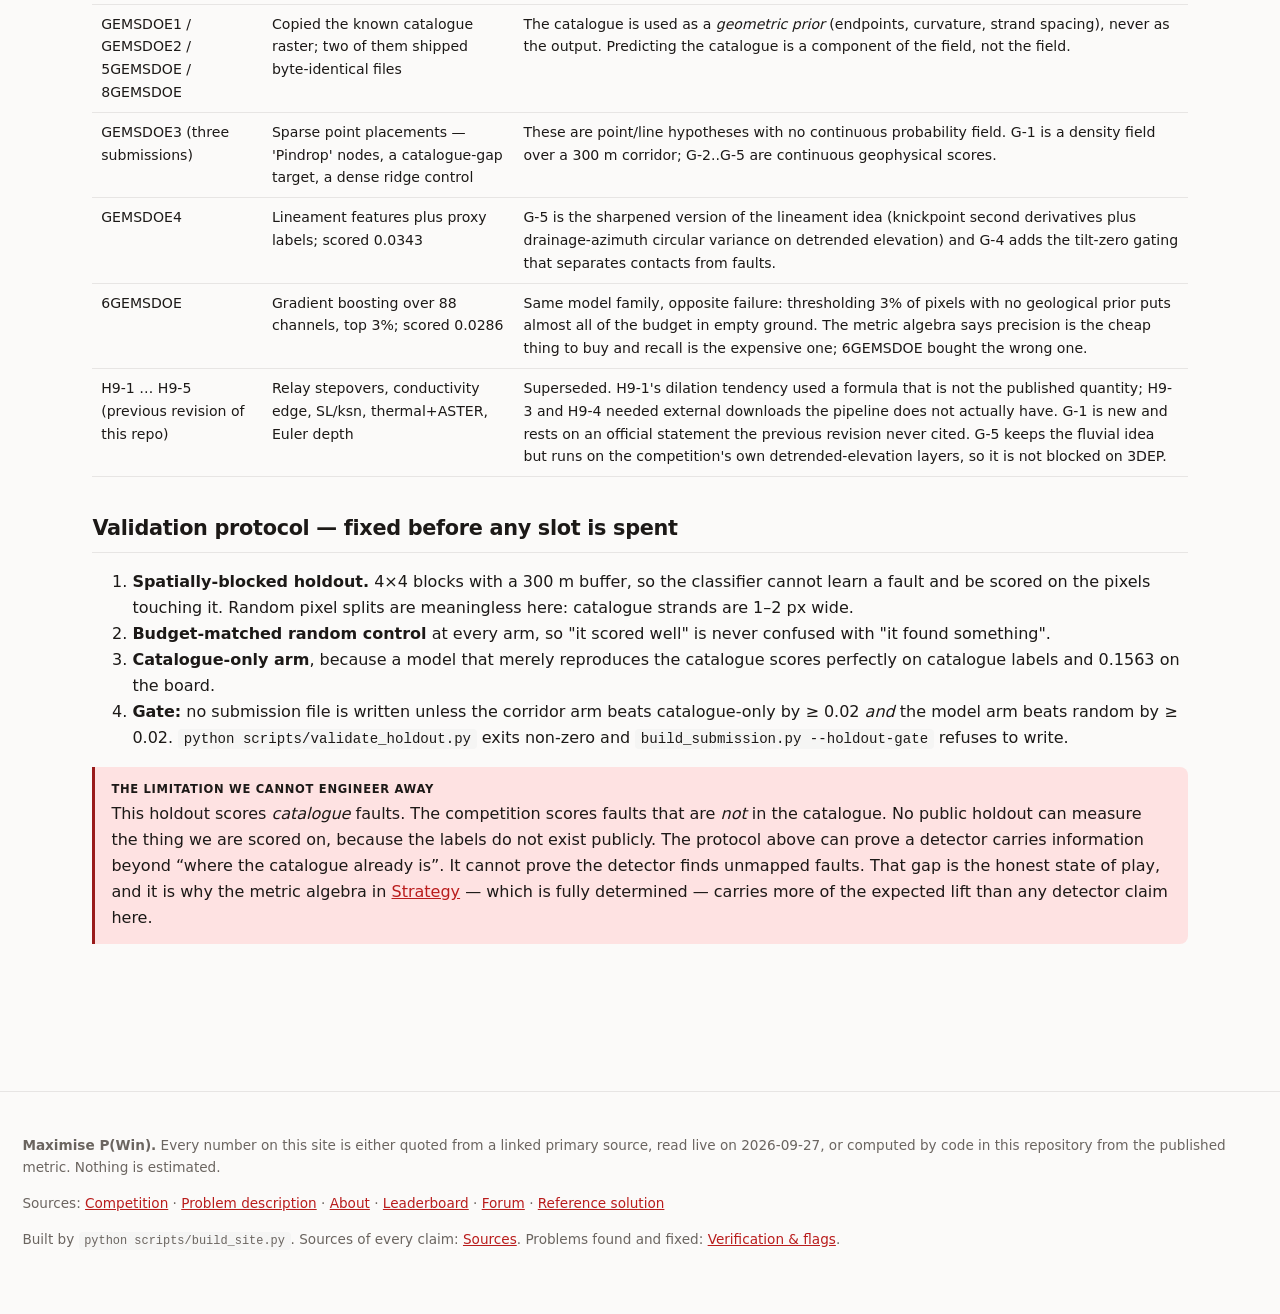
<file: docs/hypotheses.html>
<!DOCTYPE html>
<html lang="en"><head>
<meta charset="utf-8"><meta name="viewport" content="width=device-width, initial-scale=1">
<title>Hypotheses G-1..G-5 — GEMSDOE9</title>
<meta name="description" content="GEMSDOE9 — DOE GEMS Prize entry. Verified competition intel, the metric algebra behind the 0.1563 plateau, and a one-click valid GeoTIFF.">
<style>
:root{
  --bg:#fbfaf9; --panel:#ffffff; --ink:#1c1917; --muted:#6b6560; --line:#e7e5e4;
  --brand:#b91c1c; --brand2:#c2410c; --ok:#15803d; --okbg:#dcfce7; --warn:#92400e;
  --warnbg:#fef3c7; --bad:#991b1b; --badbg:#fee2e2; --info:#1e40af; --infobg:#dbeafe;
  --mono:ui-monospace,SFMono-Regular,Menlo,Consolas,monospace;
}
*{box-sizing:border-box}
body{margin:0;font-family:Inter,ui-sans-serif,system-ui,-apple-system,"Segoe UI",Roboto,Helvetica,Arial,sans-serif;
  background:var(--bg);color:var(--ink);line-height:1.62;-webkit-font-smoothing:antialiased}
a{color:#b91c1c}
code,kbd{font-family:var(--mono);font-size:.88em;background:#f5f5f4;padding:.12rem .35rem;border-radius:4px}
pre{background:#1c1917;color:#e7e5e4;padding:1rem;border-radius:10px;overflow:auto;font-size:.82rem;line-height:1.5}
pre code{background:none;color:inherit;padding:0}
header.top{background:linear-gradient(135deg,#1c1917 0%,#44403c 55%,#7c2d12 100%);color:#fff;padding:2.2rem 1.4rem 1.6rem}
header.top h1{margin:0 0 .35rem;font-size:1.9rem;letter-spacing:-.025em}
header.top p{margin:0;max-width:78ch;color:#e7e5e4}
.badges{margin-top:.9rem;display:flex;gap:.45rem;flex-wrap:wrap}
.badge{font-size:.72rem;font-weight:700;padding:.2rem .55rem;border-radius:999px;background:rgba(255,255,255,.14);color:#fff}
.badge.ok{background:#15803d}.badge.warn{background:#b45309}.badge.bad{background:#b91c1c}
nav.tabs{position:sticky;top:0;z-index:20;background:rgba(251,250,249,.94);backdrop-filter:blur(8px);
  border-bottom:1px solid var(--line);padding:.55rem 1.4rem;display:flex;gap:.3rem;flex-wrap:wrap}
nav.tabs a{font-size:.85rem;text-decoration:none;color:var(--muted);padding:.32rem .6rem;border-radius:7px}
nav.tabs a:hover{background:#fff;color:var(--ink)}
nav.tabs a.on{background:var(--ink);color:#fff;font-weight:600}
main{max-width:1140px;margin:0 auto;padding:1.6rem 1.4rem 4rem}
section{margin-bottom:2.2rem}
h2{font-size:1.3rem;letter-spacing:-.015em;margin:0 0 .7rem;padding-bottom:.4rem;border-bottom:1px solid var(--line)}
h3{font-size:1.05rem;margin:1.5rem 0 .5rem}
h4{font-size:.95rem;margin:1.1rem 0 .35rem;color:#44403c}
.card{background:var(--panel);border:1px solid var(--line);border-radius:12px;padding:1.15rem 1.25rem;
  box-shadow:0 1px 2px rgba(0,0,0,.04)}
.grid{display:grid;gap:1.2rem;grid-template-columns:1fr}
@media(min-width:900px){.grid.two{grid-template-columns:1fr 1fr}.grid.three{grid-template-columns:repeat(3,1fr)}}
table{width:100%;border-collapse:collapse;font-size:.88rem;margin:.6rem 0}
th,td{text-align:left;padding:.5rem .55rem;border-bottom:1px solid var(--line);vertical-align:top}
th{font-weight:650;color:var(--muted);font-size:.8rem;text-transform:uppercase;letter-spacing:.03em}
td.num,th.num{text-align:right;font-family:var(--mono);white-space:nowrap}
.note{border-left:3px solid var(--info);background:var(--infobg);padding:.8rem 1rem;border-radius:0 8px 8px 0;margin:.9rem 0}
.note.warn{border-color:#b45309;background:var(--warnbg)}
.note.bad{border-color:var(--bad);background:var(--badbg)}
.note.ok{border-color:var(--ok);background:var(--okbg)}
.note b.lbl{display:block;font-size:.72rem;letter-spacing:.06em;text-transform:uppercase;margin-bottom:.2rem}
.btn{display:inline-block;padding:.8rem 1.3rem;border-radius:9px;font-weight:650;text-decoration:none;
  border:1px solid transparent;cursor:pointer;font-size:.95rem;font-family:inherit}
.btn-primary{background:linear-gradient(135deg,var(--brand),var(--brand2));color:#fff}
.btn-secondary{background:#fff;border-color:var(--line);color:var(--ink)}
.btn-row{display:flex;gap:.6rem;flex-wrap:wrap;margin:1rem 0}
.pill{display:inline-block;padding:.1rem .45rem;border-radius:999px;font-size:.72rem;font-weight:700}
.pill.ok{background:var(--okbg);color:var(--ok)}
.pill.warn{background:var(--warnbg);color:var(--warn)}
.pill.bad{background:var(--badbg);color:var(--bad)}
.pill.info{background:var(--infobg);color:var(--info)}
.kv{display:grid;grid-template-columns:minmax(140px,auto) 1fr;gap:.35rem 1rem;font-size:.9rem}
.kv dt{color:var(--muted)}
.kv dd{margin:0;font-family:var(--mono);font-size:.84rem;word-break:break-all}
details{border:1px solid var(--line);border-radius:9px;padding:.6rem .85rem;margin:.6rem 0;background:#fff}
summary{cursor:pointer;font-weight:600;font-size:.92rem}
.hero{background:linear-gradient(135deg,#fff7ed,#fef2f2);border:2px solid #fdba74}
.mono{font-family:var(--mono)}
.muted{color:var(--muted)}
.small{font-size:.85rem}
.log{background:#1c1917;color:#e7e5e4;padding:.9rem;border-radius:9px;font-family:var(--mono);
  font-size:.78rem;white-space:pre-wrap;max-height:340px;overflow:auto}
footer{border-top:1px solid var(--line);margin-top:3rem;padding:1.8rem 1.4rem;color:var(--muted);font-size:.85rem}
.src{font-size:.8rem;color:var(--muted);margin-top:.35rem}
.tag-new{background:#15803d;color:#fff;border-radius:4px;padding:0 .3rem;font-size:.7rem;font-weight:700}
</style>
</head><body>
<header class="top">
  <h1>GEMSDOE9 — Geothermal Fault Discovery Beyond the Catalogue</h1>
  <p>DOE GEMS Prize entry. Faults in the GeoDAWN region (northwestern Nevada, UTM 11N
     EPSG:32611, 100 m) that are <em>not</em> in the USGS/INGENIOUS catalogue.</p>
  <div class="badges"><span class='badge '>G-1 … G-5</span><span class='badge bad'>All unvalidated</span></div>
</header>
<nav class="tabs"><a href='index.html'>Overview</a><a href='executive_summary.html'>How to submit</a><a href='strategy.html'>Strategy &amp; metric</a><a href='hypotheses.html' class='on'>Hypotheses G-1..G-5</a><a href='intel.html'>Official intel</a><a href='data.html'>Data &amp; access</a><a href='verification.html'>Verification &amp; flags</a><a href='leaderboard.html'>Leaderboard</a><a href='research.html'>Research notes</a><a href='sources.html'>Sources</a></nav>
<main>
<section>
  <div class="card hero">
    <h2 style="border:0;padding:0;margin-bottom:.5rem">Candidate detectors</h2>
    <p>G-1..G-5 were the previous set. H-1..H-5 are new this session, and they came
       out of an audit rather than out of thin air: <strong>5 of the 15 layers the
       organisers list were read by no detector at all</strong>, and 2 more were
       recomputed locally instead of using the product that ships with them.
       <code>python scripts/audit_layer_usage.py</code> reproduces the count from the
       real <code>.band(...)</code> calls, so it cannot drift from the code.</p>
    <div class="note warn"><b class="lbl">Status</b>
      Implemented and unit-tested. <strong>Not validated against real rasters</strong> —
      the competition data needs a DrivenData login (verified 2026-09-27: the data tab
      redirects to <code>/accounts/login/</code>). The synthetic validation below is
      included so the ranking is not taken on faith, and its verdict is
      <strong>do not spend a slot yet</strong>.</div>
  </div>
</section>

<section>
  <h2>The layer audit — where the untried signal actually was</h2>
  <div class="card">
    <dl class='kv'><dt>Layer list read from</dt><dd><a href='https://www.drivendata.org/competitions/306/competition-doe-gems/page/967/#provided-features'>the official problem description</a></dd><dt>Reproduce</dt><dd><code>python scripts/audit_layer_usage.py</code></dd><dt>Unread by G-1..G-5</dt><dd>slope of detrended elevation, shear strain rate, isostatic gravity anomaly, slope of the isostatic gravity anomaly, density of earthquakes</dd><dt>Unread after H-1..H-5</dt><dd>none — 0 of 15</dd><dt>Reading</dt><dd>G-1..G-5 left 5 of the 15 officially listed layers unread by any detector, and read 2 more (the vertical and horizontal slope of TMI) by recomputing them locally instead of using the product the organiser ships. Before this session&amp;#x27;s G-4 fix the count was 7 of 15. H-1..H-3 and the G-4 fix take it to 0 of 15.</dd></dl>
  </div>
</section>

<section>
  <h2>New candidates H-1 … H-5</h2>
  <div class="note"><b class="lbl">Ranked by expected value per unit of cost</b>
    H-2 first on a-priori reasoning (no external data, one layer, targets the dominant
    fault type). <strong>That ranking was then tested and H-2 came last but one.</strong>
    The table below is the test, not the guess.</div>

    <div class="card">
      <h3>H-1 · Seismogenic organisation <span class="pill bad">unvalidated on real data</span></h3>
      <dl class='kv'><dt>Layers</dt><dd>density of earthquakes; shear strain rate (both listed in the official feature list, both previously unread by any detector in this repo)</dd><dt>Physical signature</dt><dd>earthquake-density structure-tensor coherence x shear strain rate, catalogue suppressed</dd><dt>Why it should catch a fault the catalogue misses</dt><dd>The catalogue is a geomorphic map: it maps scarps. A fault that is slipping now but has no preserved scarp is invisible to it. Seismicity is the one shipped layer that measures present activity rather than past surface expression.</dd><dt>How it differs from anything already in this repo</dt><dd>No detector in this repo, G-1..G-5, reads earthquake density or shear strain rate. Verified by scripts/audit_layer_usage.py.</dd><dt>Implementation cost</dt><dd>Low - both layers already in training_features.tif</dd><dt>Expected value</dt><dd>Medium. Seismicity products are spatially smoothed, so localisation at 100 m may be weak. NEITHER IS VALIDATED ON REAL DATA. Ranked by expected value per unit of implementation cost, on the reasoning in the docstring, not on measurement.</dd><dt>External data</dt><dd>none</dd><dt>Source / licence</dt><dd>competition layers only</dd><dt>Implemented in</dt><dd><code>src/gems/hypotheses.py::h1_seismogenic_organization</code></dd></dl>
    </div>
    <div class="card">
      <h3>H-2 · Strike-integrated scarp step (cross-profile asymmetry) <span class="pill bad">unvalidated on real data</span></h3>
      <dl class='kv'><dt>Layers</dt><dd>detrended elevation</dd><dt>Physical signature</dt><dd>max over 8 azimuths of |&amp;lt;|Dn f|&amp;gt;_(+2px) - &amp;lt;|Dn f|&amp;gt;_(-2px)| after anisotropic along-strike smoothing (400 m along, 100 m across)</dd><dt>Why it should catch a fault the catalogue misses</dt><dd>A scarp is the direct surface expression of a young normal fault. The catalogue-gap class the organisers define -- a continuation past a mapped tip, a splay, a parallel strand -- is precisely a scarp nobody has traced yet.</dd><dt>How it differs from anything already in this repo</dt><dd>G-5 is an ALONG-strike knickpoint detector. This is a CROSS-strike step/asymmetry detector. Different operator, different failure mode. Along-strike integration is what neither G-5 nor a plain gradient does.</dd><dt>Implementation cost</dt><dd>Low - one layer already in training_features.tif</dd><dt>Expected value</dt><dd>Highest per unit cost: no external data, one layer, and it targets the dominant fault type in the region. NEITHER IS VALIDATED ON REAL DATA. Ranked by expected value per unit of implementation cost, on the reasoning in the docstring, not on measurement.</dd><dt>External data</dt><dd>none</dd><dt>Source / licence</dt><dd>competition layers only</dd><dt>Implemented in</dt><dd><code>src/gems/hypotheses.py::h2_scarp_step_matched_filter</code></dd></dl>
    </div>
    <div class="card">
      <h3>H-3 · Gravity-gradient lineament <span class="pill bad">unvalidated on real data</span></h3>
      <dl class='kv'><dt>Layers</dt><dd>isostatic gravity anomaly; slope of the isostatic gravity anomaly (both listed in the official feature list, both previously unread)</dd><dt>Physical signature</dt><dd>horizontal-gradient magnitude of the isostatic anomaly, gated by the shipped gravity-slope layer and by along-strike gradient-azimuth coherence</dd><dt>Why it should catch a fault the catalogue misses</dt><dd>Gravity sees through basin fill. Blind faults under the valleys have no scarp and no aerial expression, so a geomorphic catalogue cannot contain them; their density offset survives.</dd><dt>How it differs from anything already in this repo</dt><dd>G-4 is magnetics. Density and magnetisation decorrelate in the Great Basin (much of the basement is non-magnetic granite), so the two are not redundant.</dd><dt>Implementation cost</dt><dd>Low - both layers already in training_features.tif</dd><dt>Expected value</dt><dd>Medium. Isostatic anomalies are long-wavelength, so the achievable spatial precision at 100 m is the open question. NEITHER IS VALIDATED ON REAL DATA. Ranked by expected value per unit of implementation cost, on the reasoning in the docstring, not on measurement.</dd><dt>External data</dt><dd>none</dd><dt>Source / licence</dt><dd>competition layers only</dd><dt>Implemented in</dt><dd><code>src/gems/hypotheses.py::h3_gravity_lineament</code></dd></dl>
    </div>
    <div class="card">
      <h3>H-4 · Multi-depth conductance persistence <span class="pill bad">blocked — needs external data</span></h3>
      <dl class='kv'><dt>Layers</dt><dd>INGENIOUS electrical conductance, five depth ranges 2-200 km (NOT in training_features.tif)</dd><dt>Physical signature</dt><dd>resultant length of the doubled conductance-gradient azimuth averaged over depth slices, x mean gradient magnitude</dd><dt>Why it should catch a fault the catalogue misses</dt><dd>Blind faults under basin fill. Depth persistence is what suppresses G-3&amp;#x27;s admitted dominant false positive -- any lithologic contact makes a conductivity edge.</dd><dt>How it differs from anything already in this repo</dt><dd>G-3 uses one surface layer and a log-ratio. This uses a depth stack and a cross-depth azimuth statistic. It is the fix for G-3&amp;#x27;s failure mode, not a variant of it.</dd><dt>Implementation cost</dt><dd>Medium + a one-time external download</dd><dt>Expected value</dt><dd>Medium-High if the depth slices resolve, but blocked on data. NEITHER IS VALIDATED ON REAL DATA. Ranked by expected value per unit of implementation cost, on the reasoning in the docstring, not on measurement.</dd><dt>External data</dt><dd>INGENIOUS electrical conductance maps, 5 depth ranges 2-200 km</dd><dt>Source / licence</dt><dd>DOI 10.5066/P9TWT2LU (free, USGS/DOE), listed at https://gdr.openei.org/submissions/1391</dd><dt>Implemented in</dt><dd><code>src/gems/hypotheses.py::h4_conductance_depth_persistence</code></dd></dl>
    </div>
    <div class="card">
      <h3>H-5 · Hydrothermal expression alignment <span class="pill bad">blocked — needs external data</span></h3>
      <dl class='kv'><dt>Layers</dt><dd>INGENIOUS paleo-geothermal features (sinter, tufa) and Quaternary volcanic vents (NOT in training_features.tif)</dd><dt>Physical signature</dt><dd>point-lineament detector: best of 12 azimuths of the count of expression points aligned through a pixel within 1.5 px, normalised by local point density</dd><dt>Why it should catch a fault the catalogue misses</dt><dd>A thermal spring or sinter deposit is direct evidence of fault-controlled fluid upflow and can exist where the controlling fault has no surface trace at all.</dd><dt>How it differs from anything already in this repo</dt><dd>Nothing in this repo uses hydrothermal surface-expression data. It is also the only candidate whose evidence is the geothermal system itself rather than a proxy for structure.</dd><dt>Implementation cost</dt><dd>Medium + a one-time external download (the files are small: 82 kB and 9.4 MB)</dd><dt>Expected value</dt><dd>Medium-High and the most sponsor-aligned, but blocked on data. NEITHER IS VALIDATED ON REAL DATA. Ranked by expected value per unit of implementation cost, on the reasoning in the docstring, not on measurement.</dd><dt>External data</dt><dd>paleo_geothermal_regional.zip (82 kB) and great_basin_q_volcanics.zip (9.4 MB)</dd><dt>Source / licence</dt><dd>DOI 10.15121/1881483, CC-BY 4.0, https://gdr.openei.org/submissions/1391</dd><dt>Implemented in</dt><dd><code>src/gems/hypotheses.py::h5_hydrothermal_alignment</code></dd></dl>
    </div>
</section>

<section>
  <h2>Spatially-blocked validation of H-1…H-3</h2>
  <div class="card">
    <dl class='kv'><dt>Reproduce</dt><dd><code>python scripts/validate_hypotheses.py --n 512 --folds 4 --select</code></dd><dt>Stored result</dt><dd><code>docs/hypotheses_validation.json</code></dd><dt>Baseline every candidate must beat</dt><dd>distance to the nearest catalogue pixel, exp(-d/2)</dd><dt>Selection phantom</dt><dd>seed 11</dd><dt>Evaluation phantoms (never used for selection)</dt><dd>seeds 23, 37, 41, 53, 67</dd><dt>Protocol</dt><dd>A configuration grid is declared in code, the best configuration per detector is chosen on ONE phantom (seed 11), and the chosen configuration is then scored on five phantoms that were never used for selection. Reporting a chosen configuration&amp;#x27;s score on the phantom it was chosen on is the exact selection bias that produced the withdrawn +0.1379 corridor lift.</dd></dl>
  </div>
  <table><thead><tr><th></th><th>Candidate</th><th>mean ΔAUC over proximity&lt;br&gt;(unseen phantoms)</th><th>beat baseline</th></tr></thead><tbody><tr><td><strong>H-3</strong></td><td>Gravity-gradient lineament [no catalogue suppression]</td><td><span class='pos'>+0.0525</span></td><td>4/5</td></tr><tr><td><strong>H-1</strong></td><td>Seismogenic organisation [suppression tau=2]</td><td><span class='pos'>+0.0291</span></td><td>4/5</td></tr><tr><td><strong>G-5</strong></td><td>Fluvial knickpoint and drainage deflection</td><td><span class='pos'>+0.0101</span></td><td>3/5</td></tr><tr><td><strong>H-2</strong></td><td>Strike-integrated scarp step filter [no suppression]</td><td><span class='neg'>-0.0773</span></td><td>1/5</td></tr><tr><td><strong>G-3</strong></td><td>Clay-cap conductivity edge</td><td><span class='neg'>-0.1140</span></td><td>0/5</td></tr><tr><td><strong>G-1</strong></td><td>Catalogue geometry completion</td><td><span class='neg'>-0.1618</span></td><td>0/5</td></tr><tr><td><strong>G-4</strong></td><td>Magnetic contact edge</td><td><span class='neg'>-0.2078</span></td><td>0/5</td></tr><tr><td><strong>G-2</strong></td><td>Geodetic dilation-tendency ridge</td><td><span class='neg'>-0.2183</span></td><td>0/5</td></tr></tbody></table>
  <div class="note bad"><b class="lbl">Verdict</b>NO CANDIDATE CLEARS THE BAR. The best result is +0.053 AUC over proximity on 4 of 5 phantoms, and the second best is +0.029. Both are small relative to the spread the phantoms themselves produce -- one seed on H-1 is -0.092 -- and the number moved by 0.014 when a numerical defect in the harness was fixed, which is a direct measure of how little separates these candidates. No submission slot should be spent on any of them on the strength of this experiment.</div>
  <div class="note warn"><b class="lbl">The headline finding</b>H-1 looked like the clear winner on the selection phantom (+0.102 AUC) and collapsed to +0.029 on unseen ones, while H-2 -- the top candidate by a-priori reasoning -- is negative on both. The ranking does not survive contact with a second phantom. That is the protocol working, not failing.</div>
  <div class="note"><b class="lbl">What this cannot show</b>The phantom&#x27;s physics are OUR forward model. H-1 wins partly because seismicity was generated as a fault-parallel ribbon, and H-3 partly because every fault was given a gravity step. Both are the most favourable possible construction for those detectors. Decoys were included so a win means something, but a win here is necessary and never sufficient. Nothing in this output is evidence about the GeoDAWN region.</div>
</section>

<section>
  <h2>The previous five — G-1 … G-5</h2>

    <div class="card">
      <h3>G-1 · Catalogue geometry completion
        <span class="pill bad">unvalidated — needs data/</span></h3>
      <dl class='kv'><dt>Layers</dt><dd>existing_faults.tif (as geometry); optional detrended-elevation slope + magnetic HGM modulation</dd><dt>Physical signature</dt><dd>endpoint proximity x local skeleton curvature x azimuthal deviation, gated to &amp;lt;=3 px (300 m = the metric kernel support) outside the catalogue</dd><dt>Why it should catch a fault the catalogue misses</dt><dd>Staff have stated that &amp;#x27;new fault&amp;#x27; means any fault pixel not already captured by USGS/INGENIOUS and CAN include newly mapped geometry of an existing fault system. Continuations past mapped tips, splays and parallel strands are therefore both (a) common in the scored set and (b) located exactly where the catalogue says to look. Every sibling submission treated the catalogue as a target to copy instead of as a pointer.</dd><dt>Cost</dt><dd>Low - no new data, pure raster geometry</dd><dt>External data needed</dt><dd>none</dd><dt>Implemented in</dt><dd><code>src/gems/features.py::g1_catalogue_geometry</code></dd></dl>
    </div>
    <div class="card">
      <h3>G-2 · Geodetic dilation-tendency ridge
        <span class="pill bad">unvalidated — needs data/</span></h3>
      <dl class='kv'><dt>Layers</dt><dd>dilatation rate; second invariant of the strain rate tensor</dd><dt>Physical signature</dt><dd>Td = 0.5 + T/(4*sqrt(I2 - T^2/4)) (Simpson &amp;amp; Reiling 2008), x structure-tensor coherence of the same layers</dd><dt>Why it should catch a fault the catalogue misses</dt><dd>Strain rate is a smoothed regional quantity: it responds to incipient and short structures inside basins where there is no scarp and no aerial coverage. The catalogue is a surface map; this is a subsurface one.</dd><dt>Cost</dt><dd>Low - both layers are already in training_features.tif</dd><dt>External data needed</dt><dd>none</dd><dt>Implemented in</dt><dd><code>src/gems/features.py::g2_dilation_tendency_ridge</code></dd></dl>
    </div>
    <div class="card">
      <h3>G-3 · Clay-cap conductivity edge
        <span class="pill bad">unvalidated — needs data/</span></h3>
      <dl class='kv'><dt>Layers</dt><dd>surface conductivity; depth to conductive base</dd><dt>Physical signature</dt><dd>|grad log(sigma)| x log(sigma / depth_to_base): a scale-free lateral discontinuity of a conductive alteration cap over a resistive reservoir</dd><dt>Why it should catch a fault the catalogue misses</dt><dd>Blind faults under basin fill have no scarp, no aerial expression and no offset drainages. Their only surface signature is the clay/serpentinite halo, which the electro-magnetic layers resolve and the surface catalogue does not.</dd><dt>Cost</dt><dd>Low - both layers are already in training_features.tif</dd><dt>External data needed</dt><dd>none</dd><dt>Implemented in</dt><dd><code>src/gems/features.py::g3_clay_cap_edge</code></dd></dl>
    </div>
    <div class="card">
      <h3>G-4 · Magnetic contact edge
        <span class="pill bad">unvalidated — needs data/</span></h3>
      <dl class='kv'><dt>Layers</dt><dd>reduced-to-pole magnetic anomaly; total magnetic intensity; horizontal and vertical slope of TMI; top-of-crustal source depth</dd><dt>Physical signature</dt><dd>horizontal-gradient maximum at a tilt-derivative zero crossing, weighted by a shallow (&amp;lt;1 km) Euler-style source depth</dd><dt>Why it should catch a fault the catalogue misses</dt><dd>Basement-involved faults offset the magnetic basement beneath a cover that hides the surface trace. The catalogue maps the surface; magnetics see the offset. The coincidence constraint is what keeps this from firing on every lithologic contact.</dd><dt>Cost</dt><dd>Low-Med - all four layers are in training_features.tif; the tilt derivative and Euler-style depth are the compute</dd><dt>External data needed</dt><dd>none</dd><dt>Implemented in</dt><dd><code>src/gems/features.py::g4_magnetic_contact</code></dd></dl>
    </div>
    <div class="card">
      <h3>G-5 · Fluvial knickpoint and drainage deflection
        <span class="pill bad">unvalidated — needs data/</span></h3>
      <dl class='kv'><dt>Layers</dt><dd>detrended elevation; slope of detrended elevation; optional 10 m USGS 3DEP DEM (free, official)</dd><dt>Physical signature</dt><dd>second-derivative ridges in the along-strike slope (knickpoints) plus local circular variance of the downslope azimuth (deflection)</dd><dt>Why it should catch a fault the catalogue misses</dt><dd>An offset drainage survives even when the scarp is buried in colluvium, which is the usual preservation state for young Walker Lane scarps. Detrending removes the regional range-front tilt so the residual is local structure.</dd><dt>Cost</dt><dd>Low with the competition&amp;#x27;s own detrended-elevation layers; Medium with a 10 m 3DEP DEM (https://apps.nationalmap.gov/3dep/)</dd><dt>External data needed</dt><dd>none</dd><dt>Implemented in</dt><dd><code>src/gems/features.py::g5_fluvial_knickpoint</code></dd></dl>
    </div>
</section>

<section>
  <h2>Ranking</h2>
  <table><thead><tr><th class='num'>Rank</th><th>Detector</th><th>Expected DTI</th><th>Cost</th><th>Blocked on</th></tr></thead><tbody><tr><td class='num'>1</td><td><strong>G-1</strong> Catalogue geometry completion</td><td><strong>Highest</strong> — the only detector aimed at the exact class the staff definition names</td><td>Low</td><td>competition data</td></tr><tr><td class='num'>2</td><td>G-2 Geodetic dilation-tendency ridge</td><td>High — subsurface signal where there is no scarp</td><td>Low</td><td>competition data</td></tr><tr><td class='num'>3</td><td>G-3 Clay-cap conductivity edge</td><td>Medium-high — blind faults, a class the catalogue provably under-samples</td><td>Low</td><td>competition data</td></tr><tr><td class='num'>4</td><td>G-4 Magnetic contact edge</td><td>Medium — basement offset under cover</td><td>Low-med</td><td>competition data</td></tr><tr><td class='num'>5</td><td>G-5 Fluvial knickpoint / drainage deflection</td><td>Medium, lower confidence</td><td>Low (competition layers) / med (3DEP)</td><td>competition data; 3DEP optional</td></tr></tbody></table>
</section>

<section class="grid" style="gap:1.1rem">

    <div class="card">
      <h3>G-1 · Catalogue geometry completion
        <span class="pill bad">unvalidated — needs data/</span></h3>
      <dl class='kv'><dt>Layers</dt><dd>existing_faults.tif (as geometry); optional detrended-elevation slope + magnetic HGM modulation</dd><dt>Physical signature</dt><dd>endpoint proximity x local skeleton curvature x azimuthal deviation, gated to &amp;lt;=3 px (300 m = the metric kernel support) outside the catalogue</dd><dt>Why it should catch a fault the catalogue misses</dt><dd>Staff have stated that &amp;#x27;new fault&amp;#x27; means any fault pixel not already captured by USGS/INGENIOUS and CAN include newly mapped geometry of an existing fault system. Continuations past mapped tips, splays and parallel strands are therefore both (a) common in the scored set and (b) located exactly where the catalogue says to look. Every sibling submission treated the catalogue as a target to copy instead of as a pointer.</dd><dt>Cost</dt><dd>Low - no new data, pure raster geometry</dd><dt>External data needed</dt><dd>none</dd><dt>Implemented in</dt><dd><code>src/gems/features.py::g1_catalogue_geometry</code></dd></dl>
    </div>
    <div class="card">
      <h3>G-2 · Geodetic dilation-tendency ridge
        <span class="pill bad">unvalidated — needs data/</span></h3>
      <dl class='kv'><dt>Layers</dt><dd>dilatation rate; second invariant of the strain rate tensor</dd><dt>Physical signature</dt><dd>Td = 0.5 + T/(4*sqrt(I2 - T^2/4)) (Simpson &amp;amp; Reiling 2008), x structure-tensor coherence of the same layers</dd><dt>Why it should catch a fault the catalogue misses</dt><dd>Strain rate is a smoothed regional quantity: it responds to incipient and short structures inside basins where there is no scarp and no aerial coverage. The catalogue is a surface map; this is a subsurface one.</dd><dt>Cost</dt><dd>Low - both layers are already in training_features.tif</dd><dt>External data needed</dt><dd>none</dd><dt>Implemented in</dt><dd><code>src/gems/features.py::g2_dilation_tendency_ridge</code></dd></dl>
    </div>
    <div class="card">
      <h3>G-3 · Clay-cap conductivity edge
        <span class="pill bad">unvalidated — needs data/</span></h3>
      <dl class='kv'><dt>Layers</dt><dd>surface conductivity; depth to conductive base</dd><dt>Physical signature</dt><dd>|grad log(sigma)| x log(sigma / depth_to_base): a scale-free lateral discontinuity of a conductive alteration cap over a resistive reservoir</dd><dt>Why it should catch a fault the catalogue misses</dt><dd>Blind faults under basin fill have no scarp, no aerial expression and no offset drainages. Their only surface signature is the clay/serpentinite halo, which the electro-magnetic layers resolve and the surface catalogue does not.</dd><dt>Cost</dt><dd>Low - both layers are already in training_features.tif</dd><dt>External data needed</dt><dd>none</dd><dt>Implemented in</dt><dd><code>src/gems/features.py::g3_clay_cap_edge</code></dd></dl>
    </div>
    <div class="card">
      <h3>G-4 · Magnetic contact edge
        <span class="pill bad">unvalidated — needs data/</span></h3>
      <dl class='kv'><dt>Layers</dt><dd>reduced-to-pole magnetic anomaly; total magnetic intensity; horizontal and vertical slope of TMI; top-of-crustal source depth</dd><dt>Physical signature</dt><dd>horizontal-gradient maximum at a tilt-derivative zero crossing, weighted by a shallow (&amp;lt;1 km) Euler-style source depth</dd><dt>Why it should catch a fault the catalogue misses</dt><dd>Basement-involved faults offset the magnetic basement beneath a cover that hides the surface trace. The catalogue maps the surface; magnetics see the offset. The coincidence constraint is what keeps this from firing on every lithologic contact.</dd><dt>Cost</dt><dd>Low-Med - all four layers are in training_features.tif; the tilt derivative and Euler-style depth are the compute</dd><dt>External data needed</dt><dd>none</dd><dt>Implemented in</dt><dd><code>src/gems/features.py::g4_magnetic_contact</code></dd></dl>
    </div>
    <div class="card">
      <h3>G-5 · Fluvial knickpoint and drainage deflection
        <span class="pill bad">unvalidated — needs data/</span></h3>
      <dl class='kv'><dt>Layers</dt><dd>detrended elevation; slope of detrended elevation; optional 10 m USGS 3DEP DEM (free, official)</dd><dt>Physical signature</dt><dd>second-derivative ridges in the along-strike slope (knickpoints) plus local circular variance of the downslope azimuth (deflection)</dd><dt>Why it should catch a fault the catalogue misses</dt><dd>An offset drainage survives even when the scarp is buried in colluvium, which is the usual preservation state for young Walker Lane scarps. Detrending removes the regional range-front tilt so the residual is local structure.</dd><dt>Cost</dt><dd>Low with the competition&amp;#x27;s own detrended-elevation layers; Medium with a 10 m 3DEP DEM (https://apps.nationalmap.gov/3dep/)</dd><dt>External data needed</dt><dd>none</dd><dt>Implemented in</dt><dd><code>src/gems/features.py::g5_fluvial_knickpoint</code></dd></dl>
    </div>
</section>

<section>
  <h2>How these differ from everything already tried</h2>
  <table><thead><tr><th>Previous attempt</th><th>What it did</th><th>Why these five are different</th></tr></thead><tbody><tr><td>GEMSDOE1 / GEMSDOE2 / 5GEMSDOE / 8GEMSDOE</td><td>Copied the known catalogue raster; two of them shipped byte-identical files</td><td>The catalogue is used as a <em>geometric prior</em> (endpoints, curvature, strand spacing), never as the output. Predicting the catalogue is a component of the field, not the field.</td></tr><tr><td>GEMSDOE3 (three submissions)</td><td>Sparse point placements — 'Pindrop' nodes, a catalogue-gap target, a dense ridge control</td><td>These are point/line hypotheses with no continuous probability field. G-1 is a density field over a 300 m corridor; G-2..G-5 are continuous geophysical scores.</td></tr><tr><td>GEMSDOE4</td><td>Lineament features plus proxy labels; scored 0.0343</td><td>G-5 is the sharpened version of the lineament idea (knickpoint second derivatives plus drainage-azimuth circular variance on detrended elevation) and G-4 adds the tilt-zero gating that separates contacts from faults.</td></tr><tr><td>6GEMSDOE</td><td>Gradient boosting over 88 channels, top 3%; scored 0.0286</td><td>Same model family, opposite failure: thresholding 3% of pixels with no geological prior puts almost all of the budget in empty ground. The metric algebra says precision is the cheap thing to buy and recall is the expensive one; 6GEMSDOE bought the wrong one.</td></tr><tr><td>H9-1 … H9-5 (previous revision of this repo)</td><td>Relay stepovers, conductivity edge, SL/ksn, thermal+ASTER, Euler depth</td><td>Superseded. H9-1's dilation tendency used a formula that is not the published quantity; H9-3 and H9-4 needed external downloads the pipeline does not actually have. G-1 is new and rests on an official statement the previous revision never cited. G-5 keeps the fluvial idea but runs on the competition's own detrended-elevation layers, so it is not blocked on 3DEP.</td></tr></tbody></table>
</section>

<section>
  <h2>Validation protocol — fixed before any slot is spent</h2>
  <ol>
    <li><strong>Spatially-blocked holdout.</strong> 4×4 blocks with a 300 m buffer, so the
        classifier cannot learn a fault and be scored on the pixels touching it. Random pixel
        splits are meaningless here: catalogue strands are 1–2 px wide.</li>
    <li><strong>Budget-matched random control</strong> at every arm, so "it scored well" is
        never confused with "it found something".</li>
    <li><strong>Catalogue-only arm</strong>, because a model that merely reproduces the
        catalogue scores perfectly on catalogue labels and 0.1563 on the board.</li>
    <li><strong>Gate:</strong> no submission file is written unless the corridor arm beats
        catalogue-only by ≥ 0.02 <em>and</em> the model arm beats random by ≥ 0.02.
        <code>python scripts/validate_holdout.py</code> exits non-zero and
        <code>build_submission.py --holdout-gate</code> refuses to write.</li>
  </ol>
  <div class="note bad"><b class="lbl">The limitation we cannot engineer away</b>
    This holdout scores <em>catalogue</em> faults. The competition scores faults that are
    <em>not</em> in the catalogue. No public holdout can measure the thing we are scored on,
    because the labels do not exist publicly. The protocol above can prove a detector
    carries information beyond “where the catalogue already is”. It cannot prove the
    detector finds unmapped faults. That gap is the honest state of play, and it is why
    the metric algebra in <a href="strategy.html">Strategy</a> — which is fully determined —
    carries more of the expected lift than any detector claim here.</div>
</section>
</main>
<footer>
  <p><strong>Maximise P(Win).</strong> Every number on this site is either quoted from a
  linked primary source, read live on 2026-09-27, or computed by code in this
  repository from the published metric. Nothing is estimated.</p>
  <p>Sources: <a href="https://www.drivendata.org/competitions/306/competition-doe-gems/">Competition</a> ·
     <a href="https://www.drivendata.org/competitions/306/competition-doe-gems/page/967/">Problem description</a> ·
     <a href="https://www.drivendata.org/competitions/306/competition-doe-gems/page/968/">About</a> ·
     <a href="https://www.drivendata.org/competitions/306/competition-doe-gems/leaderboard/">Leaderboard</a> ·
     <a href="https://community.drivendata.org/c/gems-prize-challenge/111">Forum</a> ·
     <a href="https://github.com/drivendataorg/gems-prize-reference-solution">Reference solution</a></p>
  <p>Built by <code>python scripts/build_site.py</code>. Sources of every claim:
     <a href="sources.html">Sources</a>. Problems found and fixed:
     <a href="verification.html">Verification &amp; flags</a>.</p>
</footer>
<script src="geotiff_writer.js"></script>

</body></html>
</file>
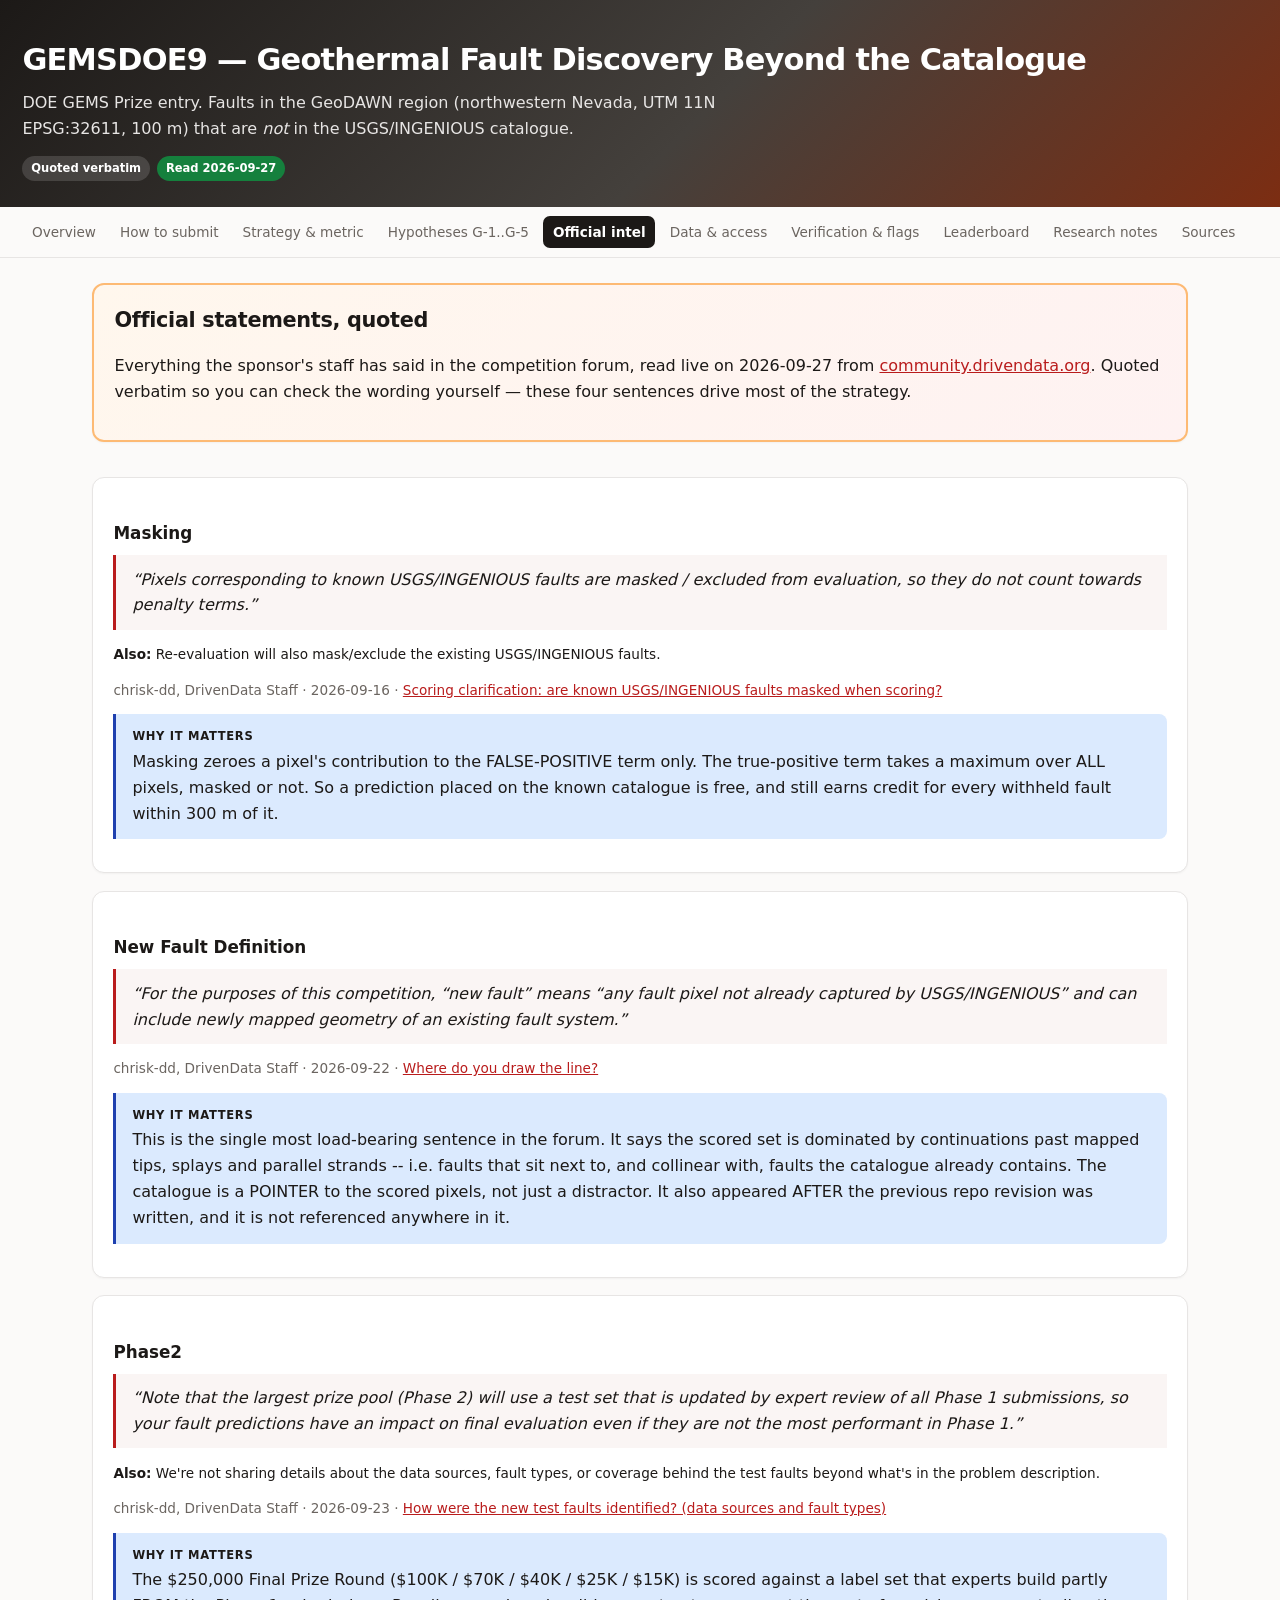
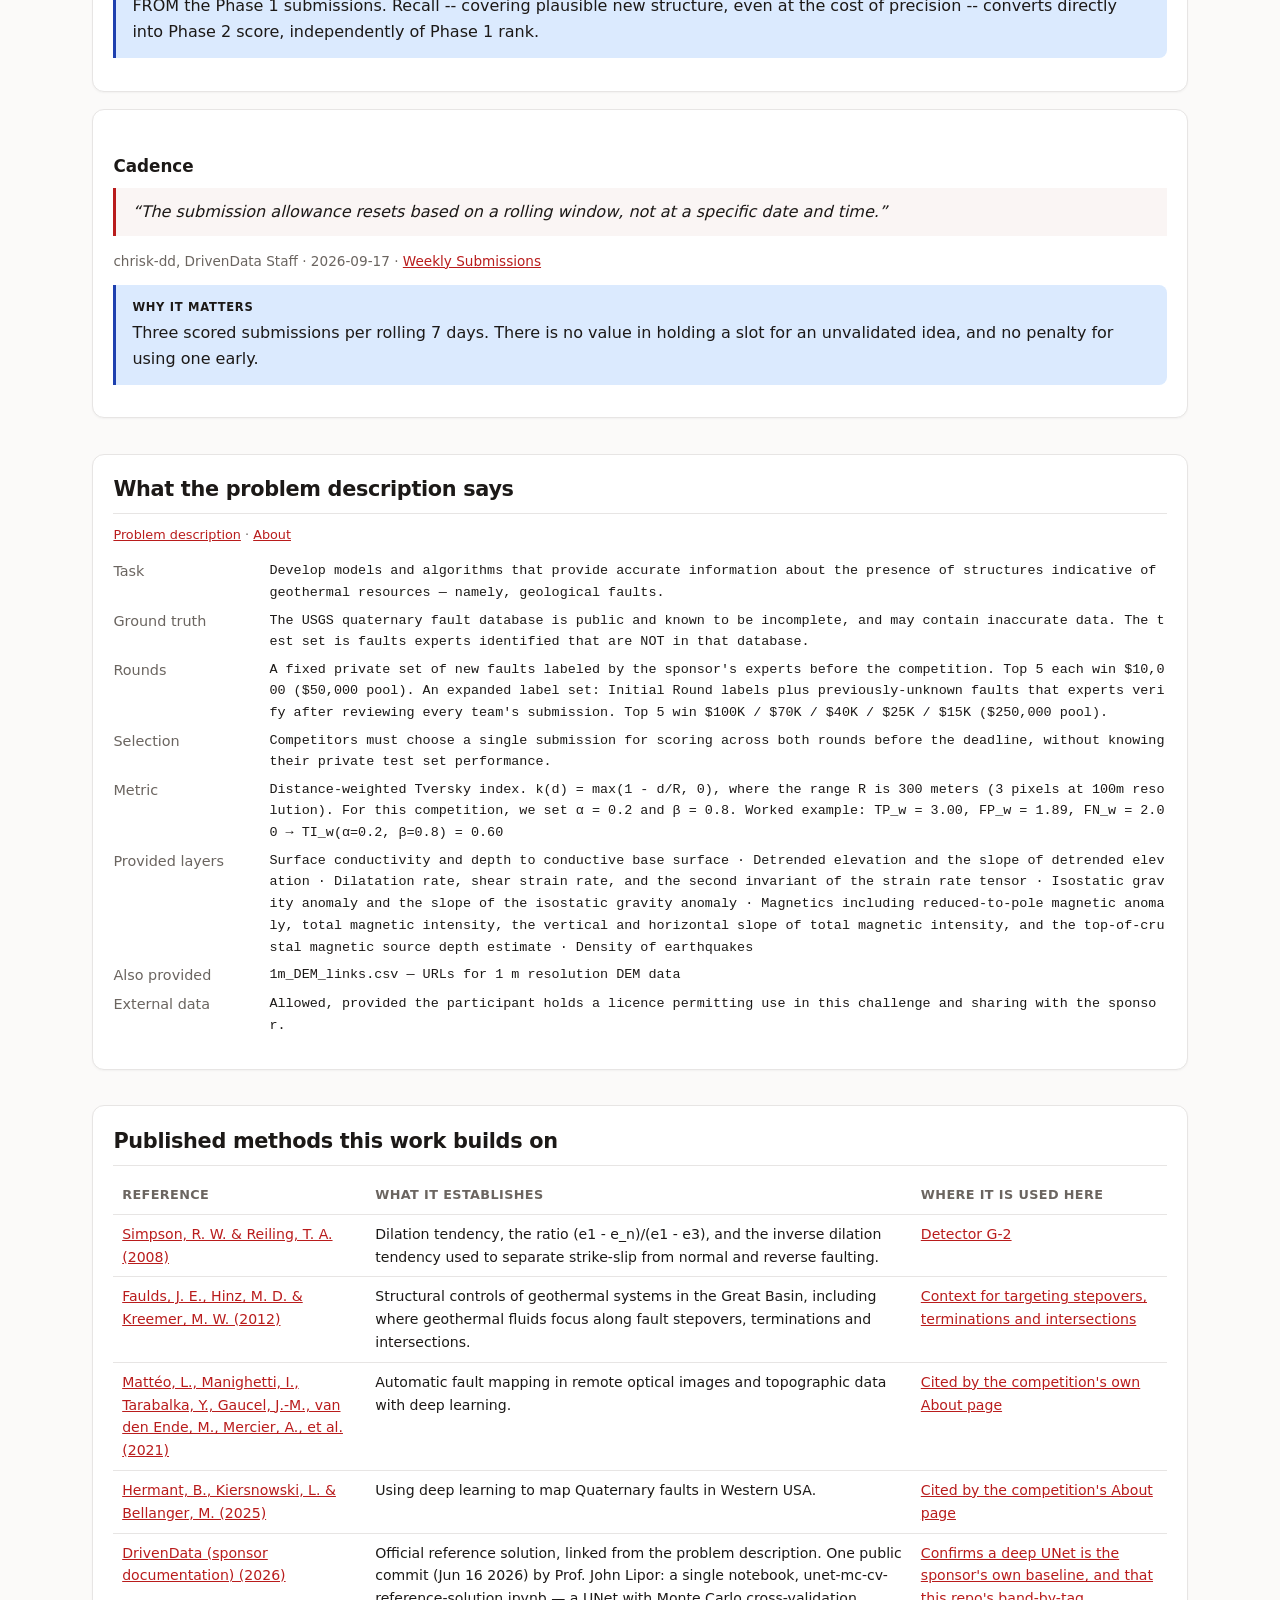
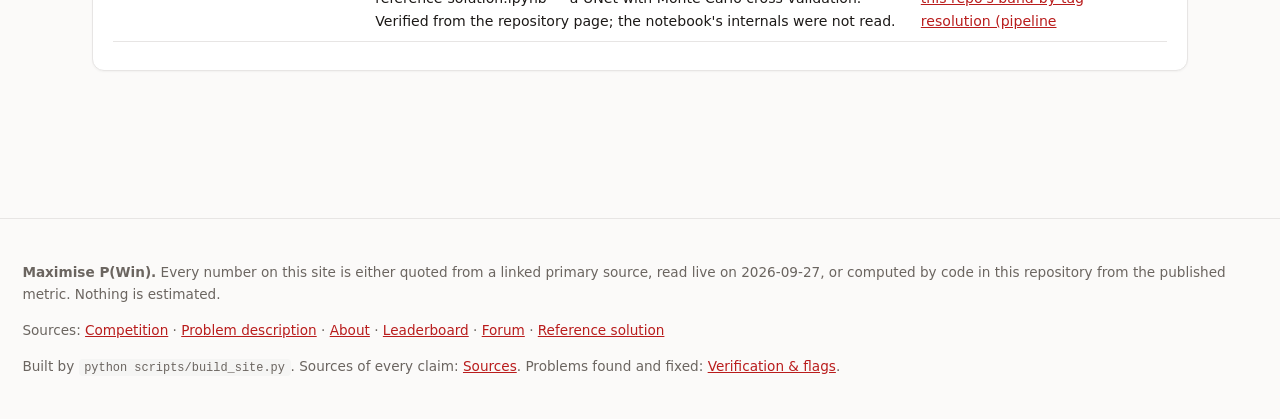
<file: docs/intel.html>
<!DOCTYPE html>
<html lang="en"><head>
<meta charset="utf-8"><meta name="viewport" content="width=device-width, initial-scale=1">
<title>Official intel — GEMSDOE9</title>
<meta name="description" content="GEMSDOE9 — DOE GEMS Prize entry. Verified competition intel, the metric algebra behind the 0.1563 plateau, and a one-click valid GeoTIFF.">
<style>
:root{
  --bg:#fbfaf9; --panel:#ffffff; --ink:#1c1917; --muted:#6b6560; --line:#e7e5e4;
  --brand:#b91c1c; --brand2:#c2410c; --ok:#15803d; --okbg:#dcfce7; --warn:#92400e;
  --warnbg:#fef3c7; --bad:#991b1b; --badbg:#fee2e2; --info:#1e40af; --infobg:#dbeafe;
  --mono:ui-monospace,SFMono-Regular,Menlo,Consolas,monospace;
}
*{box-sizing:border-box}
body{margin:0;font-family:Inter,ui-sans-serif,system-ui,-apple-system,"Segoe UI",Roboto,Helvetica,Arial,sans-serif;
  background:var(--bg);color:var(--ink);line-height:1.62;-webkit-font-smoothing:antialiased}
a{color:#b91c1c}
code,kbd{font-family:var(--mono);font-size:.88em;background:#f5f5f4;padding:.12rem .35rem;border-radius:4px}
pre{background:#1c1917;color:#e7e5e4;padding:1rem;border-radius:10px;overflow:auto;font-size:.82rem;line-height:1.5}
pre code{background:none;color:inherit;padding:0}
header.top{background:linear-gradient(135deg,#1c1917 0%,#44403c 55%,#7c2d12 100%);color:#fff;padding:2.2rem 1.4rem 1.6rem}
header.top h1{margin:0 0 .35rem;font-size:1.9rem;letter-spacing:-.025em}
header.top p{margin:0;max-width:78ch;color:#e7e5e4}
.badges{margin-top:.9rem;display:flex;gap:.45rem;flex-wrap:wrap}
.badge{font-size:.72rem;font-weight:700;padding:.2rem .55rem;border-radius:999px;background:rgba(255,255,255,.14);color:#fff}
.badge.ok{background:#15803d}.badge.warn{background:#b45309}.badge.bad{background:#b91c1c}
nav.tabs{position:sticky;top:0;z-index:20;background:rgba(251,250,249,.94);backdrop-filter:blur(8px);
  border-bottom:1px solid var(--line);padding:.55rem 1.4rem;display:flex;gap:.3rem;flex-wrap:wrap}
nav.tabs a{font-size:.85rem;text-decoration:none;color:var(--muted);padding:.32rem .6rem;border-radius:7px}
nav.tabs a:hover{background:#fff;color:var(--ink)}
nav.tabs a.on{background:var(--ink);color:#fff;font-weight:600}
main{max-width:1140px;margin:0 auto;padding:1.6rem 1.4rem 4rem}
section{margin-bottom:2.2rem}
h2{font-size:1.3rem;letter-spacing:-.015em;margin:0 0 .7rem;padding-bottom:.4rem;border-bottom:1px solid var(--line)}
h3{font-size:1.05rem;margin:1.5rem 0 .5rem}
h4{font-size:.95rem;margin:1.1rem 0 .35rem;color:#44403c}
.card{background:var(--panel);border:1px solid var(--line);border-radius:12px;padding:1.15rem 1.25rem;
  box-shadow:0 1px 2px rgba(0,0,0,.04)}
.grid{display:grid;gap:1.2rem;grid-template-columns:1fr}
@media(min-width:900px){.grid.two{grid-template-columns:1fr 1fr}.grid.three{grid-template-columns:repeat(3,1fr)}}
table{width:100%;border-collapse:collapse;font-size:.88rem;margin:.6rem 0}
th,td{text-align:left;padding:.5rem .55rem;border-bottom:1px solid var(--line);vertical-align:top}
th{font-weight:650;color:var(--muted);font-size:.8rem;text-transform:uppercase;letter-spacing:.03em}
td.num,th.num{text-align:right;font-family:var(--mono);white-space:nowrap}
.note{border-left:3px solid var(--info);background:var(--infobg);padding:.8rem 1rem;border-radius:0 8px 8px 0;margin:.9rem 0}
.note.warn{border-color:#b45309;background:var(--warnbg)}
.note.bad{border-color:var(--bad);background:var(--badbg)}
.note.ok{border-color:var(--ok);background:var(--okbg)}
.note b.lbl{display:block;font-size:.72rem;letter-spacing:.06em;text-transform:uppercase;margin-bottom:.2rem}
.btn{display:inline-block;padding:.8rem 1.3rem;border-radius:9px;font-weight:650;text-decoration:none;
  border:1px solid transparent;cursor:pointer;font-size:.95rem;font-family:inherit}
.btn-primary{background:linear-gradient(135deg,var(--brand),var(--brand2));color:#fff}
.btn-secondary{background:#fff;border-color:var(--line);color:var(--ink)}
.btn-row{display:flex;gap:.6rem;flex-wrap:wrap;margin:1rem 0}
.pill{display:inline-block;padding:.1rem .45rem;border-radius:999px;font-size:.72rem;font-weight:700}
.pill.ok{background:var(--okbg);color:var(--ok)}
.pill.warn{background:var(--warnbg);color:var(--warn)}
.pill.bad{background:var(--badbg);color:var(--bad)}
.pill.info{background:var(--infobg);color:var(--info)}
.kv{display:grid;grid-template-columns:minmax(140px,auto) 1fr;gap:.35rem 1rem;font-size:.9rem}
.kv dt{color:var(--muted)}
.kv dd{margin:0;font-family:var(--mono);font-size:.84rem;word-break:break-all}
details{border:1px solid var(--line);border-radius:9px;padding:.6rem .85rem;margin:.6rem 0;background:#fff}
summary{cursor:pointer;font-weight:600;font-size:.92rem}
.hero{background:linear-gradient(135deg,#fff7ed,#fef2f2);border:2px solid #fdba74}
.mono{font-family:var(--mono)}
.muted{color:var(--muted)}
.small{font-size:.85rem}
.log{background:#1c1917;color:#e7e5e4;padding:.9rem;border-radius:9px;font-family:var(--mono);
  font-size:.78rem;white-space:pre-wrap;max-height:340px;overflow:auto}
footer{border-top:1px solid var(--line);margin-top:3rem;padding:1.8rem 1.4rem;color:var(--muted);font-size:.85rem}
.src{font-size:.8rem;color:var(--muted);margin-top:.35rem}
.tag-new{background:#15803d;color:#fff;border-radius:4px;padding:0 .3rem;font-size:.7rem;font-weight:700}
</style>
</head><body>
<header class="top">
  <h1>GEMSDOE9 — Geothermal Fault Discovery Beyond the Catalogue</h1>
  <p>DOE GEMS Prize entry. Faults in the GeoDAWN region (northwestern Nevada, UTM 11N
     EPSG:32611, 100 m) that are <em>not</em> in the USGS/INGENIOUS catalogue.</p>
  <div class="badges"><span class='badge '>Quoted verbatim</span><span class='badge ok'>Read 2026-09-27</span></div>
</header>
<nav class="tabs"><a href='index.html'>Overview</a><a href='executive_summary.html'>How to submit</a><a href='strategy.html'>Strategy &amp; metric</a><a href='hypotheses.html'>Hypotheses G-1..G-5</a><a href='intel.html' class='on'>Official intel</a><a href='data.html'>Data &amp; access</a><a href='verification.html'>Verification &amp; flags</a><a href='leaderboard.html'>Leaderboard</a><a href='research.html'>Research notes</a><a href='sources.html'>Sources</a></nav>
<main>
<section>
  <div class="card hero">
    <h2 style="border:0;padding:0;margin-bottom:.5rem">Official statements, quoted</h2>
    <p>Everything the sponsor's staff has said in the competition forum, read live on
       2026-09-27 from <a href="https://community.drivendata.org/c/gems-prize-challenge/111">community.drivendata.org</a>.
       Quoted verbatim so you can check the wording yourself — these four sentences drive
       most of the strategy.</p>
  </div>
</section>
<section class="grid" style="gap:1.1rem">

    <div class="card">
      <h3>Masking</h3>
      <blockquote style="margin:.5rem 0;padding:.7rem 1rem;border-left:3px solid var(--brand);background:#faf5f4;font-style:italic">
        “Pixels corresponding to known USGS/INGENIOUS faults are masked / excluded from evaluation, so they do not count towards penalty terms.”
      </blockquote>
      <p class='small'><strong>Also:</strong> Re-evaluation will also mask/exclude the existing USGS/INGENIOUS faults.</p>
      <p class='small muted'>chrisk-dd, DrivenData Staff · 2026-09-16 ·
        <a href='https://community.drivendata.org/t/scoring-clarification-are-known-usgs-ingenious-faults-masked-when-scoring-and-are-they-in-the-final-round-label-set/11516' target='_blank' rel='noopener'>Scoring clarification: are known USGS/INGENIOUS faults masked when scoring?</a></p>
      <div class="note" style="margin-top:.6rem"><b class="lbl">Why it matters</b>
        Masking zeroes a pixel&#x27;s contribution to the FALSE-POSITIVE term only. The true-positive term takes a maximum over ALL pixels, masked or not. So a prediction placed on the known catalogue is free, and still earns credit for every withheld fault within 300 m of it.</div>
    </div>
    <div class="card">
      <h3>New Fault Definition</h3>
      <blockquote style="margin:.5rem 0;padding:.7rem 1rem;border-left:3px solid var(--brand);background:#faf5f4;font-style:italic">
        “For the purposes of this competition, “new fault” means “any fault pixel not already captured by USGS/INGENIOUS” and can include newly mapped geometry of an existing fault system.”
      </blockquote>

      <p class='small muted'>chrisk-dd, DrivenData Staff · 2026-09-22 ·
        <a href='https://community.drivendata.org/t/where-do-you-draw-the-line/11536' target='_blank' rel='noopener'>Where do you draw the line?</a></p>
      <div class="note" style="margin-top:.6rem"><b class="lbl">Why it matters</b>
        This is the single most load-bearing sentence in the forum. It says the scored set is dominated by continuations past mapped tips, splays and parallel strands -- i.e. faults that sit next to, and collinear with, faults the catalogue already contains. The catalogue is a POINTER to the scored pixels, not just a distractor. It also appeared AFTER the previous repo revision was written, and it is not referenced anywhere in it.</div>
    </div>
    <div class="card">
      <h3>Phase2</h3>
      <blockquote style="margin:.5rem 0;padding:.7rem 1rem;border-left:3px solid var(--brand);background:#faf5f4;font-style:italic">
        “Note that the largest prize pool (Phase 2) will use a test set that is updated by expert review of all Phase 1 submissions, so your fault predictions have an impact on final evaluation even if they are not the most performant in Phase 1.”
      </blockquote>
      <p class='small'><strong>Also:</strong> We&#x27;re not sharing details about the data sources, fault types, or coverage behind the test faults beyond what&#x27;s in the problem description.</p>
      <p class='small muted'>chrisk-dd, DrivenData Staff · 2026-09-23 ·
        <a href='https://community.drivendata.org/t/how-were-the-new-test-faults-identified-data-sources-and-fault-types/11527' target='_blank' rel='noopener'>How were the new test faults identified? (data sources and fault types)</a></p>
      <div class="note" style="margin-top:.6rem"><b class="lbl">Why it matters</b>
        The $250,000 Final Prize Round ($100K / $70K / $40K / $25K / $15K) is scored against a label set that experts build partly FROM the Phase 1 submissions. Recall -- covering plausible new structure, even at the cost of precision -- converts directly into Phase 2 score, independently of Phase 1 rank.</div>
    </div>
    <div class="card">
      <h3>Cadence</h3>
      <blockquote style="margin:.5rem 0;padding:.7rem 1rem;border-left:3px solid var(--brand);background:#faf5f4;font-style:italic">
        “The submission allowance resets based on a rolling window, not at a specific date and time.”
      </blockquote>

      <p class='small muted'>chrisk-dd, DrivenData Staff · 2026-09-17 ·
        <a href='https://community.drivendata.org/t/weekly-submissions/11524' target='_blank' rel='noopener'>Weekly Submissions</a></p>
      <div class="note" style="margin-top:.6rem"><b class="lbl">Why it matters</b>
        Three scored submissions per rolling 7 days. There is no value in holding a slot for an unvalidated idea, and no penalty for using one early.</div>
    </div>
</section>

<section class="card">
  <h2>What the problem description says</h2>
  <p class="src"><a href="https://www.drivendata.org/competitions/306/competition-doe-gems/page/967/">Problem description</a> ·
     <a href="https://www.drivendata.org/competitions/306/competition-doe-gems/page/968/">About</a></p>
  <dl class='kv'><dt>Task</dt><dd>Develop models and algorithms that provide accurate information about the presence of structures indicative of geothermal resources — namely, geological faults.</dd><dt>Ground truth</dt><dd>The USGS quaternary fault database is public and known to be incomplete, and may contain inaccurate data. The test set is faults experts identified that are NOT in that database.</dd><dt>Rounds</dt><dd>A fixed private set of new faults labeled by the sponsor&#x27;s experts before the competition. Top 5 each win $10,000 ($50,000 pool). An expanded label set: Initial Round labels plus previously-unknown faults that experts verify after reviewing every team&#x27;s submission. Top 5 win $100K / $70K / $40K / $25K / $15K ($250,000 pool).</dd><dt>Selection</dt><dd>Competitors must choose a single submission for scoring across both rounds before the deadline, without knowing their private test set performance.</dd><dt>Metric</dt><dd>Distance-weighted Tversky index. k(d) = max(1 - d/R, 0), where the range R is 300 meters (3 pixels at 100m resolution). For this competition, we set α = 0.2 and β = 0.8. Worked example: TP_w = 3.00, FP_w = 1.89, FN_w = 2.00  →  TI_w(α=0.2, β=0.8) = 0.60</dd><dt>Provided layers</dt><dd>Surface conductivity and depth to conductive base surface · Detrended elevation and the slope of detrended elevation · Dilatation rate, shear strain rate, and the second invariant of the strain rate tensor · Isostatic gravity anomaly and the slope of the isostatic gravity anomaly · Magnetics including reduced-to-pole magnetic anomaly, total magnetic intensity, the vertical and horizontal slope of total magnetic intensity, and the top-of-crustal magnetic source depth estimate · Density of earthquakes</dd><dt>Also provided</dt><dd>1m_DEM_links.csv — URLs for 1 m resolution DEM data</dd><dt>External data</dt><dd>Allowed, provided the participant holds a licence permitting use in this challenge and sharing with the sponsor.</dd></dl>
</section>

<section class="card">
  <h2>Published methods this work builds on</h2>
  <table><thead><tr><th>Reference</th><th>What it establishes</th><th>Where it is used here</th></tr></thead><tbody><tr><td><a href="https://doi.org/10.1016/j.tecto.2008.07.009" target="_blank" rel="noopener">Simpson, R. W. &amp; Reiling, T. A. (2008)</a></td><td>Dilation tendency, the ratio (e1 - e_n)/(e1 - e3), and the inverse dilation tendency used to separate strike-slip from normal and reverse faulting.</td><td><a href="https://doi.org/10.1016/j.tecto.2008.07.009" target="_blank" rel="noopener">Detector G-2</a></td></tr><tr><td><a href="https://gdr.openei.org/files/383/Faulds%20et%20al%202012%20GeoNZ%20Paper.pdf" target="_blank" rel="noopener">Faulds, J. E., Hinz, M. D. &amp; Kreemer, M. W. (2012)</a></td><td>Structural controls of geothermal systems in the Great Basin, including where geothermal fluids focus along fault stepovers, terminations and intersections.</td><td><a href="https://gdr.openei.org/files/383/Faulds%20et%20al%202012%20GeoNZ%20Paper.pdf" target="_blank" rel="noopener">Context for targeting stepovers, terminations and intersections</a></td></tr><tr><td><a href="https://doi.org/10.1029/2020JB021269" target="_blank" rel="noopener">Mattéo, L., Manighetti, I., Tarabalka, Y., Gaucel, J.-M., van den Ende, M., Mercier, A., et al. (2021)</a></td><td>Automatic fault mapping in remote optical images and topographic data with deep learning.</td><td><a href="https://doi.org/10.1029/2020JB021269" target="_blank" rel="noopener">Cited by the competition&#x27;s own About page</a></td></tr><tr><td><a href="https://pangea.stanford.edu/ERE/db/GeoConf/papers/SGW/2025/Hermant.pdf" target="_blank" rel="noopener">Hermant, B., Kiersnowski, L. &amp; Bellanger, M. (2025)</a></td><td>Using deep learning to map Quaternary faults in Western USA.</td><td><a href="https://pangea.stanford.edu/ERE/db/GeoConf/papers/SGW/2025/Hermant.pdf" target="_blank" rel="noopener">Cited by the competition&#x27;s About page</a></td></tr><tr><td><a href="https://github.com/drivendataorg/gems-prize-reference-solution" target="_blank" rel="noopener">DrivenData (sponsor documentation) (2026)</a></td><td>Official reference solution, linked from the problem description. One public commit (Jun 16 2026) by Prof. John Lipor: a single notebook, unet-mc-cv-reference-solution.ipynb — a UNet with Monte Carlo cross-validation. Verified from the repository page; the notebook&#x27;s internals were not read.</td><td><a href="https://github.com/drivendataorg/gems-prize-reference-solution" target="_blank" rel="noopener">Confirms a deep UNet is the sponsor&#x27;s own baseline, and that this repo&#x27;s band-by-tag resolution (pipeline</a></td></tr></tbody></table>
</section>
</main>
<footer>
  <p><strong>Maximise P(Win).</strong> Every number on this site is either quoted from a
  linked primary source, read live on 2026-09-27, or computed by code in this
  repository from the published metric. Nothing is estimated.</p>
  <p>Sources: <a href="https://www.drivendata.org/competitions/306/competition-doe-gems/">Competition</a> ·
     <a href="https://www.drivendata.org/competitions/306/competition-doe-gems/page/967/">Problem description</a> ·
     <a href="https://www.drivendata.org/competitions/306/competition-doe-gems/page/968/">About</a> ·
     <a href="https://www.drivendata.org/competitions/306/competition-doe-gems/leaderboard/">Leaderboard</a> ·
     <a href="https://community.drivendata.org/c/gems-prize-challenge/111">Forum</a> ·
     <a href="https://github.com/drivendataorg/gems-prize-reference-solution">Reference solution</a></p>
  <p>Built by <code>python scripts/build_site.py</code>. Sources of every claim:
     <a href="sources.html">Sources</a>. Problems found and fixed:
     <a href="verification.html">Verification &amp; flags</a>.</p>
</footer>
<script src="geotiff_writer.js"></script>

</body></html>
</file>
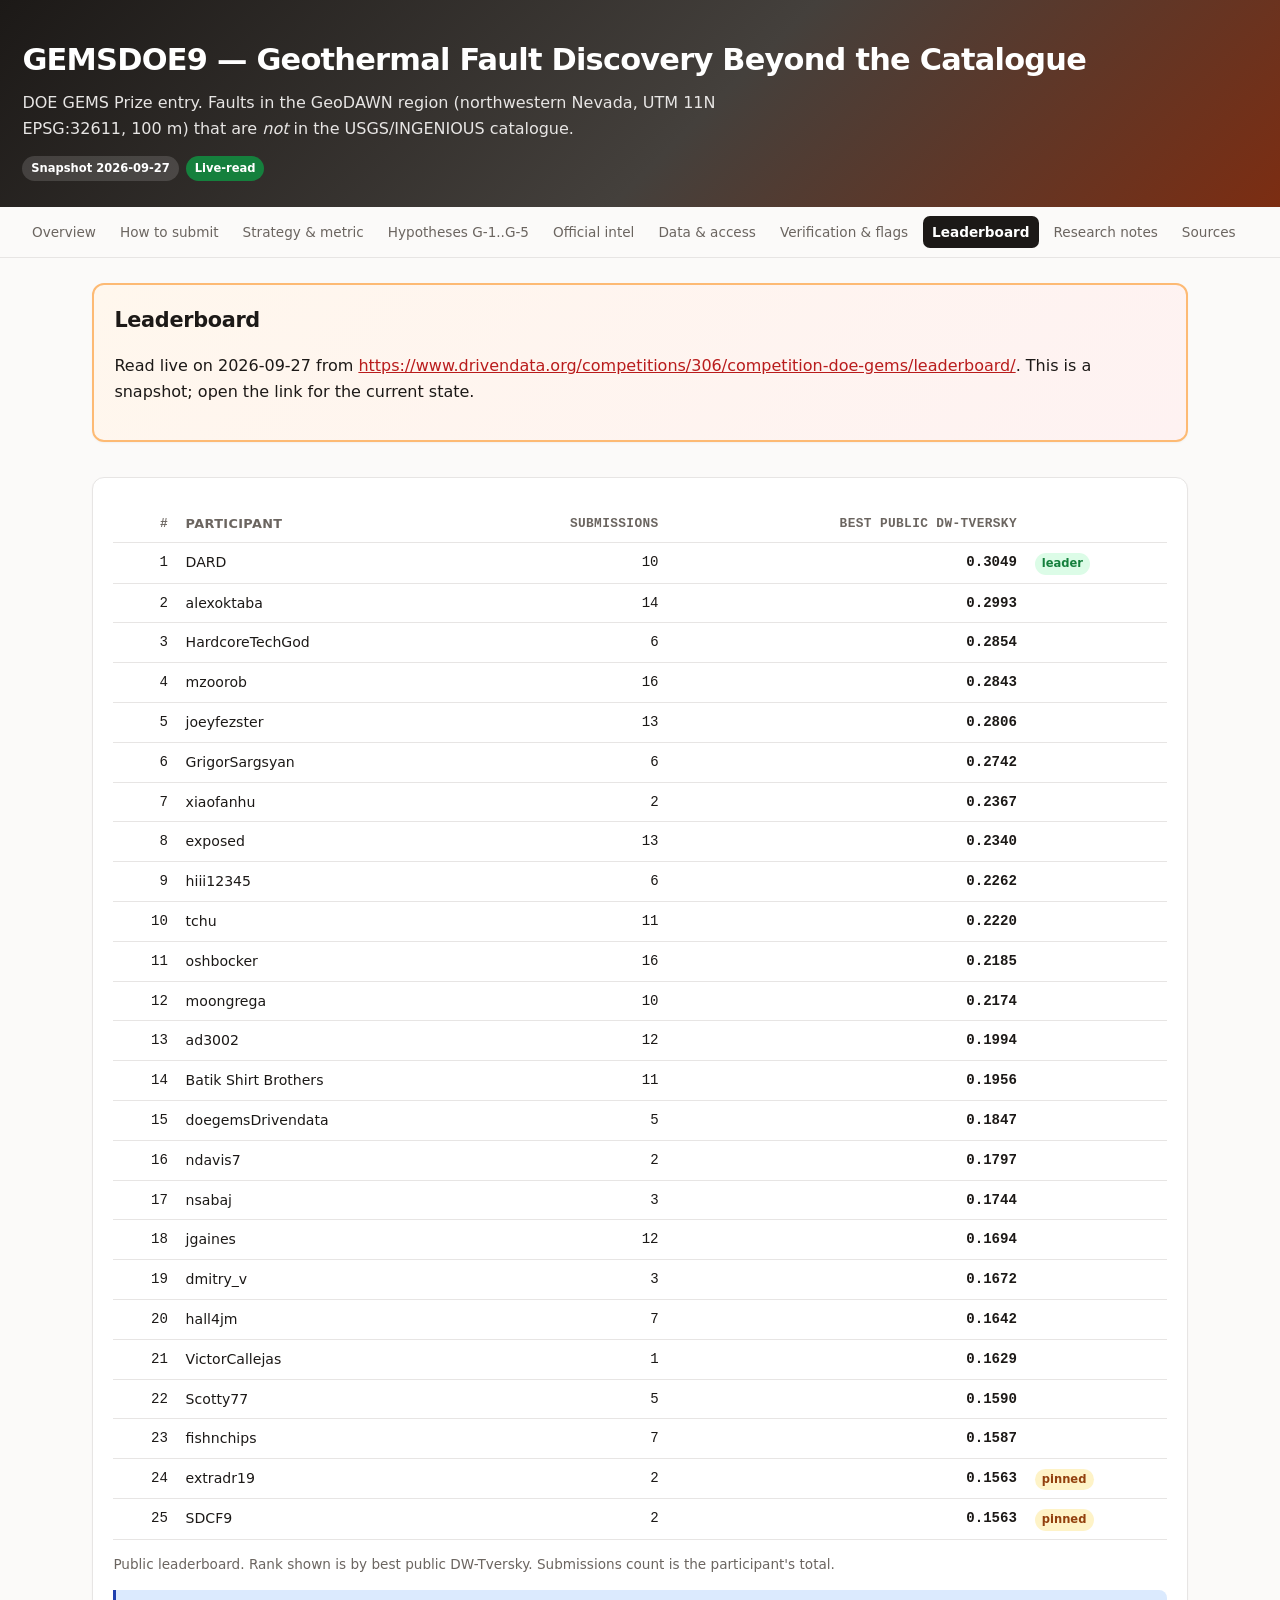
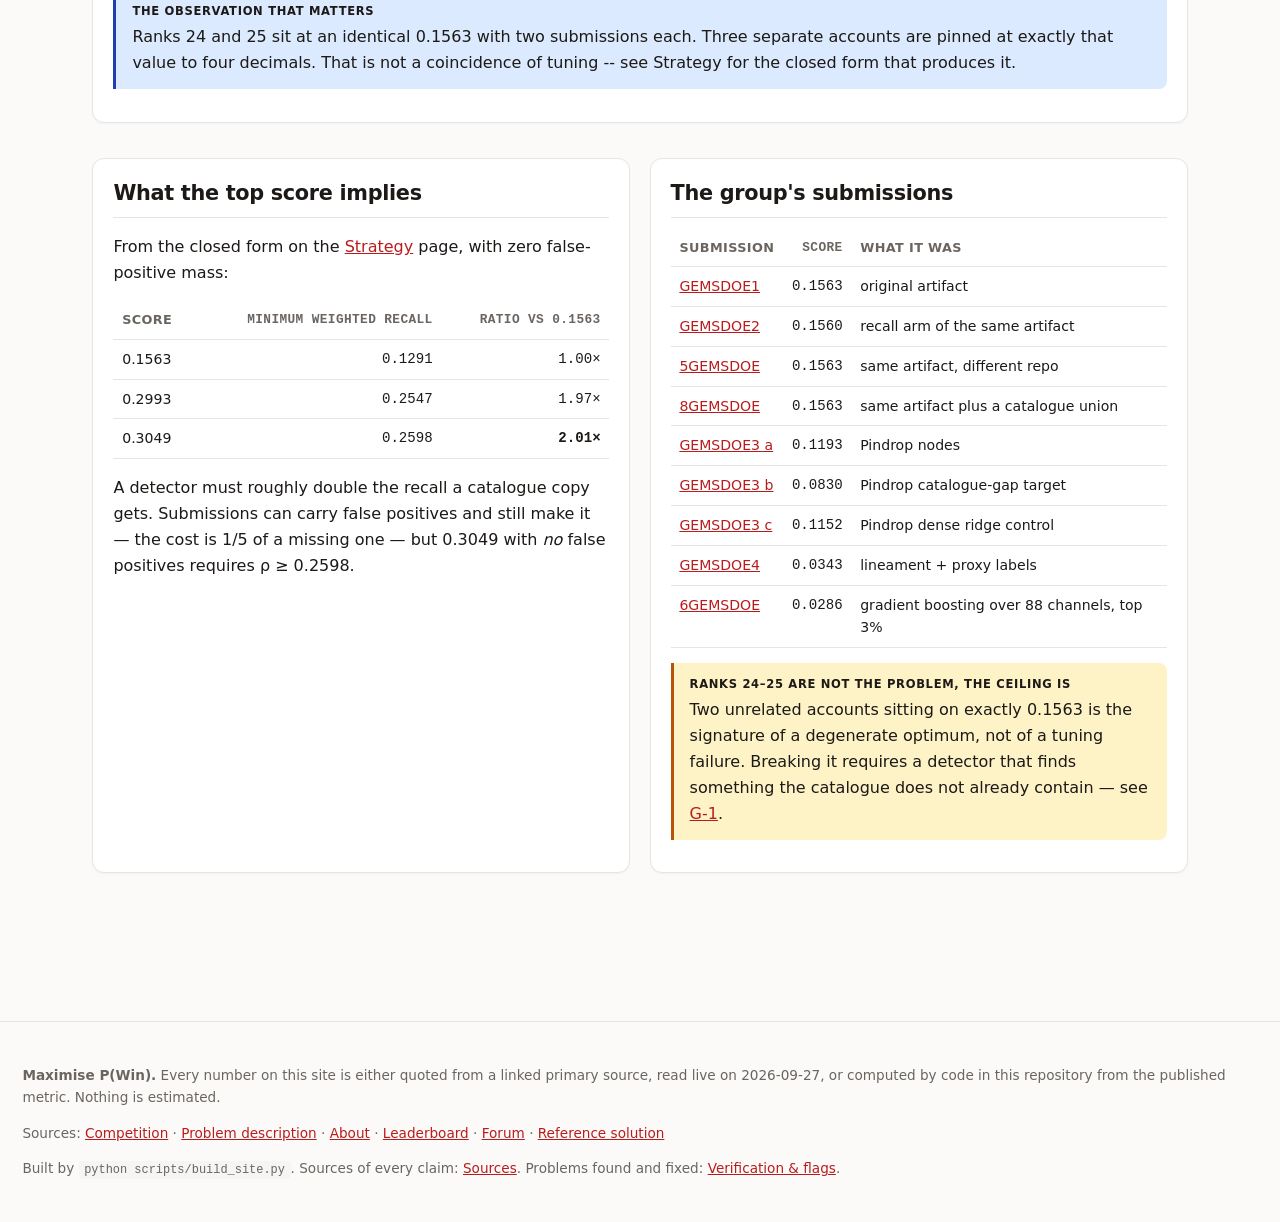
<file: docs/leaderboard.html>
<!DOCTYPE html>
<html lang="en"><head>
<meta charset="utf-8"><meta name="viewport" content="width=device-width, initial-scale=1">
<title>Leaderboard — GEMSDOE9</title>
<meta name="description" content="GEMSDOE9 — DOE GEMS Prize entry. Verified competition intel, the metric algebra behind the 0.1563 plateau, and a one-click valid GeoTIFF.">
<style>
:root{
  --bg:#fbfaf9; --panel:#ffffff; --ink:#1c1917; --muted:#6b6560; --line:#e7e5e4;
  --brand:#b91c1c; --brand2:#c2410c; --ok:#15803d; --okbg:#dcfce7; --warn:#92400e;
  --warnbg:#fef3c7; --bad:#991b1b; --badbg:#fee2e2; --info:#1e40af; --infobg:#dbeafe;
  --mono:ui-monospace,SFMono-Regular,Menlo,Consolas,monospace;
}
*{box-sizing:border-box}
body{margin:0;font-family:Inter,ui-sans-serif,system-ui,-apple-system,"Segoe UI",Roboto,Helvetica,Arial,sans-serif;
  background:var(--bg);color:var(--ink);line-height:1.62;-webkit-font-smoothing:antialiased}
a{color:#b91c1c}
code,kbd{font-family:var(--mono);font-size:.88em;background:#f5f5f4;padding:.12rem .35rem;border-radius:4px}
pre{background:#1c1917;color:#e7e5e4;padding:1rem;border-radius:10px;overflow:auto;font-size:.82rem;line-height:1.5}
pre code{background:none;color:inherit;padding:0}
header.top{background:linear-gradient(135deg,#1c1917 0%,#44403c 55%,#7c2d12 100%);color:#fff;padding:2.2rem 1.4rem 1.6rem}
header.top h1{margin:0 0 .35rem;font-size:1.9rem;letter-spacing:-.025em}
header.top p{margin:0;max-width:78ch;color:#e7e5e4}
.badges{margin-top:.9rem;display:flex;gap:.45rem;flex-wrap:wrap}
.badge{font-size:.72rem;font-weight:700;padding:.2rem .55rem;border-radius:999px;background:rgba(255,255,255,.14);color:#fff}
.badge.ok{background:#15803d}.badge.warn{background:#b45309}.badge.bad{background:#b91c1c}
nav.tabs{position:sticky;top:0;z-index:20;background:rgba(251,250,249,.94);backdrop-filter:blur(8px);
  border-bottom:1px solid var(--line);padding:.55rem 1.4rem;display:flex;gap:.3rem;flex-wrap:wrap}
nav.tabs a{font-size:.85rem;text-decoration:none;color:var(--muted);padding:.32rem .6rem;border-radius:7px}
nav.tabs a:hover{background:#fff;color:var(--ink)}
nav.tabs a.on{background:var(--ink);color:#fff;font-weight:600}
main{max-width:1140px;margin:0 auto;padding:1.6rem 1.4rem 4rem}
section{margin-bottom:2.2rem}
h2{font-size:1.3rem;letter-spacing:-.015em;margin:0 0 .7rem;padding-bottom:.4rem;border-bottom:1px solid var(--line)}
h3{font-size:1.05rem;margin:1.5rem 0 .5rem}
h4{font-size:.95rem;margin:1.1rem 0 .35rem;color:#44403c}
.card{background:var(--panel);border:1px solid var(--line);border-radius:12px;padding:1.15rem 1.25rem;
  box-shadow:0 1px 2px rgba(0,0,0,.04)}
.grid{display:grid;gap:1.2rem;grid-template-columns:1fr}
@media(min-width:900px){.grid.two{grid-template-columns:1fr 1fr}.grid.three{grid-template-columns:repeat(3,1fr)}}
table{width:100%;border-collapse:collapse;font-size:.88rem;margin:.6rem 0}
th,td{text-align:left;padding:.5rem .55rem;border-bottom:1px solid var(--line);vertical-align:top}
th{font-weight:650;color:var(--muted);font-size:.8rem;text-transform:uppercase;letter-spacing:.03em}
td.num,th.num{text-align:right;font-family:var(--mono);white-space:nowrap}
.note{border-left:3px solid var(--info);background:var(--infobg);padding:.8rem 1rem;border-radius:0 8px 8px 0;margin:.9rem 0}
.note.warn{border-color:#b45309;background:var(--warnbg)}
.note.bad{border-color:var(--bad);background:var(--badbg)}
.note.ok{border-color:var(--ok);background:var(--okbg)}
.note b.lbl{display:block;font-size:.72rem;letter-spacing:.06em;text-transform:uppercase;margin-bottom:.2rem}
.btn{display:inline-block;padding:.8rem 1.3rem;border-radius:9px;font-weight:650;text-decoration:none;
  border:1px solid transparent;cursor:pointer;font-size:.95rem;font-family:inherit}
.btn-primary{background:linear-gradient(135deg,var(--brand),var(--brand2));color:#fff}
.btn-secondary{background:#fff;border-color:var(--line);color:var(--ink)}
.btn-row{display:flex;gap:.6rem;flex-wrap:wrap;margin:1rem 0}
.pill{display:inline-block;padding:.1rem .45rem;border-radius:999px;font-size:.72rem;font-weight:700}
.pill.ok{background:var(--okbg);color:var(--ok)}
.pill.warn{background:var(--warnbg);color:var(--warn)}
.pill.bad{background:var(--badbg);color:var(--bad)}
.pill.info{background:var(--infobg);color:var(--info)}
.kv{display:grid;grid-template-columns:minmax(140px,auto) 1fr;gap:.35rem 1rem;font-size:.9rem}
.kv dt{color:var(--muted)}
.kv dd{margin:0;font-family:var(--mono);font-size:.84rem;word-break:break-all}
details{border:1px solid var(--line);border-radius:9px;padding:.6rem .85rem;margin:.6rem 0;background:#fff}
summary{cursor:pointer;font-weight:600;font-size:.92rem}
.hero{background:linear-gradient(135deg,#fff7ed,#fef2f2);border:2px solid #fdba74}
.mono{font-family:var(--mono)}
.muted{color:var(--muted)}
.small{font-size:.85rem}
.log{background:#1c1917;color:#e7e5e4;padding:.9rem;border-radius:9px;font-family:var(--mono);
  font-size:.78rem;white-space:pre-wrap;max-height:340px;overflow:auto}
footer{border-top:1px solid var(--line);margin-top:3rem;padding:1.8rem 1.4rem;color:var(--muted);font-size:.85rem}
.src{font-size:.8rem;color:var(--muted);margin-top:.35rem}
.tag-new{background:#15803d;color:#fff;border-radius:4px;padding:0 .3rem;font-size:.7rem;font-weight:700}
</style>
</head><body>
<header class="top">
  <h1>GEMSDOE9 — Geothermal Fault Discovery Beyond the Catalogue</h1>
  <p>DOE GEMS Prize entry. Faults in the GeoDAWN region (northwestern Nevada, UTM 11N
     EPSG:32611, 100 m) that are <em>not</em> in the USGS/INGENIOUS catalogue.</p>
  <div class="badges"><span class='badge '>Snapshot 2026-09-27</span><span class='badge ok'>Live-read</span></div>
</header>
<nav class="tabs"><a href='index.html'>Overview</a><a href='executive_summary.html'>How to submit</a><a href='strategy.html'>Strategy &amp; metric</a><a href='hypotheses.html'>Hypotheses G-1..G-5</a><a href='intel.html'>Official intel</a><a href='data.html'>Data &amp; access</a><a href='verification.html'>Verification &amp; flags</a><a href='leaderboard.html' class='on'>Leaderboard</a><a href='research.html'>Research notes</a><a href='sources.html'>Sources</a></nav>
<main>
<section>
  <div class="card hero">
    <h2 style="border:0;padding:0;margin-bottom:.5rem">Leaderboard</h2>
    <p>Read live on 2026-09-27 from
       <a href="https://www.drivendata.org/competitions/306/competition-doe-gems/leaderboard/">https://www.drivendata.org/competitions/306/competition-doe-gems/leaderboard/</a>. This is a
       snapshot; open the link for the current state.</p>
  </div>
</section>

<section class="card">
  <table><thead><tr><th class='num'>#</th><th>Participant</th><th class='num'>Submissions</th><th class='num'>Best public DW-Tversky</th><th></th></tr></thead><tbody><tr><td class='num'>1</td><td>DARD</td><td class='num'>10</td><td class='num'><strong>0.3049</strong></td><td><span class='pill ok'>leader</span></td></tr><tr><td class='num'>2</td><td>alexoktaba</td><td class='num'>14</td><td class='num'><strong>0.2993</strong></td><td></td></tr><tr><td class='num'>3</td><td>HardcoreTechGod</td><td class='num'>6</td><td class='num'><strong>0.2854</strong></td><td></td></tr><tr><td class='num'>4</td><td>mzoorob</td><td class='num'>16</td><td class='num'><strong>0.2843</strong></td><td></td></tr><tr><td class='num'>5</td><td>joeyfezster</td><td class='num'>13</td><td class='num'><strong>0.2806</strong></td><td></td></tr><tr><td class='num'>6</td><td>GrigorSargsyan</td><td class='num'>6</td><td class='num'><strong>0.2742</strong></td><td></td></tr><tr><td class='num'>7</td><td>xiaofanhu</td><td class='num'>2</td><td class='num'><strong>0.2367</strong></td><td></td></tr><tr><td class='num'>8</td><td>exposed</td><td class='num'>13</td><td class='num'><strong>0.2340</strong></td><td></td></tr><tr><td class='num'>9</td><td>hiii12345</td><td class='num'>6</td><td class='num'><strong>0.2262</strong></td><td></td></tr><tr><td class='num'>10</td><td>tchu</td><td class='num'>11</td><td class='num'><strong>0.2220</strong></td><td></td></tr><tr><td class='num'>11</td><td>oshbocker</td><td class='num'>16</td><td class='num'><strong>0.2185</strong></td><td></td></tr><tr><td class='num'>12</td><td>moongrega</td><td class='num'>10</td><td class='num'><strong>0.2174</strong></td><td></td></tr><tr><td class='num'>13</td><td>ad3002</td><td class='num'>12</td><td class='num'><strong>0.1994</strong></td><td></td></tr><tr><td class='num'>14</td><td>Batik Shirt Brothers</td><td class='num'>11</td><td class='num'><strong>0.1956</strong></td><td></td></tr><tr><td class='num'>15</td><td>doegemsDrivendata</td><td class='num'>5</td><td class='num'><strong>0.1847</strong></td><td></td></tr><tr><td class='num'>16</td><td>ndavis7</td><td class='num'>2</td><td class='num'><strong>0.1797</strong></td><td></td></tr><tr><td class='num'>17</td><td>nsabaj</td><td class='num'>3</td><td class='num'><strong>0.1744</strong></td><td></td></tr><tr><td class='num'>18</td><td>jgaines</td><td class='num'>12</td><td class='num'><strong>0.1694</strong></td><td></td></tr><tr><td class='num'>19</td><td>dmitry_v</td><td class='num'>3</td><td class='num'><strong>0.1672</strong></td><td></td></tr><tr><td class='num'>20</td><td>hall4jm</td><td class='num'>7</td><td class='num'><strong>0.1642</strong></td><td></td></tr><tr><td class='num'>21</td><td>VictorCallejas</td><td class='num'>1</td><td class='num'><strong>0.1629</strong></td><td></td></tr><tr><td class='num'>22</td><td>Scotty77</td><td class='num'>5</td><td class='num'><strong>0.1590</strong></td><td></td></tr><tr><td class='num'>23</td><td>fishnchips</td><td class='num'>7</td><td class='num'><strong>0.1587</strong></td><td></td></tr><tr><td class='num'>24</td><td>extradr19</td><td class='num'>2</td><td class='num'><strong>0.1563</strong></td><td><span class='pill warn'>pinned</span></td></tr><tr><td class='num'>25</td><td>SDCF9</td><td class='num'>2</td><td class='num'><strong>0.1563</strong></td><td><span class='pill warn'>pinned</span></td></tr></tbody></table>
  <p class="small muted">Public leaderboard. Rank shown is by best public DW-Tversky. Submissions count is the participant&#x27;s total.</p>
  <div class="note"><b class="lbl">The observation that matters</b>
    Ranks 24 and 25 sit at an identical 0.1563 with two submissions each. Three separate accounts are pinned at exactly that value to four decimals. That is not a coincidence of tuning -- see Strategy for the closed form that produces it.</div>
</section>

<section class="grid two">
  <div class="card">
    <h2>What the top score implies</h2>
    <p>From the closed form on the <a href="strategy.html">Strategy</a> page, with zero
       false-positive mass:</p>
    <table><thead><tr><th>Score</th><th class='num'>Minimum weighted recall</th><th class='num'>Ratio vs 0.1563</th></tr></thead><tbody><tr><td>0.1563</td><td class='num'>0.1291</td><td class='num'>1.00×</td></tr><tr><td>0.2993</td><td class='num'>0.2547</td><td class='num'>1.97×</td></tr><tr><td>0.3049</td><td class='num'>0.2598</td><td class='num'><strong>2.01×</strong></td></tr></tbody></table>
    <p>A detector must roughly double the recall a catalogue copy gets. Submissions can
       carry false positives and still make it — the cost is 1/5 of a missing one — but
       0.3049 with <em>no</em> false positives requires ρ ≥ 0.2598.</p>
  </div>
  <div class="card">
    <h2>The group's submissions</h2>
    <table><thead><tr><th>Submission</th><th class='num'>Score</th><th>What it was</th></tr></thead><tbody><tr><td><a href="https://buffedlizard55-lab.github.io/GEMSDOE/docs/index.html" target="_blank" rel="noopener">GEMSDOE1</a></td><td class='num'>0.1563</td><td>original artifact</td></tr><tr><td><a href="https://buffedlizard55-lab.github.io/GEMSDOE2/docs/index.html" target="_blank" rel="noopener">GEMSDOE2</a></td><td class='num'>0.1560</td><td>recall arm of the same artifact</td></tr><tr><td><a href="https://buffedlizard55-lab.github.io/5GEMSDOE/docs/index.html" target="_blank" rel="noopener">5GEMSDOE</a></td><td class='num'>0.1563</td><td>same artifact, different repo</td></tr><tr><td><a href="https://buffedlizard55-lab.github.io/8GEMSDOE/" target="_blank" rel="noopener">8GEMSDOE</a></td><td class='num'>0.1563</td><td>same artifact plus a catalogue union</td></tr><tr><td><a href="https://buffedlizard55-lab.github.io/GEMSDOE3/docs/index.html" target="_blank" rel="noopener">GEMSDOE3 a</a></td><td class='num'>0.1193</td><td>Pindrop nodes</td></tr><tr><td><a href="https://buffedlizard55-lab.github.io/GEMSDOE3/docs/index.html" target="_blank" rel="noopener">GEMSDOE3 b</a></td><td class='num'>0.0830</td><td>Pindrop catalogue-gap target</td></tr><tr><td><a href="https://buffedlizard55-lab.github.io/GEMSDOE3/docs/index.html" target="_blank" rel="noopener">GEMSDOE3 c</a></td><td class='num'>0.1152</td><td>Pindrop dense ridge control</td></tr><tr><td><a href="https://buffedlizard55-lab.github.io/GEMSDOE4/" target="_blank" rel="noopener">GEMSDOE4</a></td><td class='num'>0.0343</td><td>lineament + proxy labels</td></tr><tr><td><a href="https://buffedlizard55-lab.github.io/6GEMSDOE/" target="_blank" rel="noopener">6GEMSDOE</a></td><td class='num'>0.0286</td><td>gradient boosting over 88 channels, top 3%</td></tr></tbody></table>
    <div class="note warn"><b class="lbl">Ranks 24–25 are not the problem, the ceiling is</b>
      Two unrelated accounts sitting on exactly 0.1563 is the signature of a degenerate
      optimum, not of a tuning failure. Breaking it requires a detector that finds
      something the catalogue does not already contain — see
      <a href="hypotheses.html">G-1</a>.</div>
  </div>
</section>
</main>
<footer>
  <p><strong>Maximise P(Win).</strong> Every number on this site is either quoted from a
  linked primary source, read live on 2026-09-27, or computed by code in this
  repository from the published metric. Nothing is estimated.</p>
  <p>Sources: <a href="https://www.drivendata.org/competitions/306/competition-doe-gems/">Competition</a> ·
     <a href="https://www.drivendata.org/competitions/306/competition-doe-gems/page/967/">Problem description</a> ·
     <a href="https://www.drivendata.org/competitions/306/competition-doe-gems/page/968/">About</a> ·
     <a href="https://www.drivendata.org/competitions/306/competition-doe-gems/leaderboard/">Leaderboard</a> ·
     <a href="https://community.drivendata.org/c/gems-prize-challenge/111">Forum</a> ·
     <a href="https://github.com/drivendataorg/gems-prize-reference-solution">Reference solution</a></p>
  <p>Built by <code>python scripts/build_site.py</code>. Sources of every claim:
     <a href="sources.html">Sources</a>. Problems found and fixed:
     <a href="verification.html">Verification &amp; flags</a>.</p>
</footer>
<script src="geotiff_writer.js"></script>

</body></html>
</file>
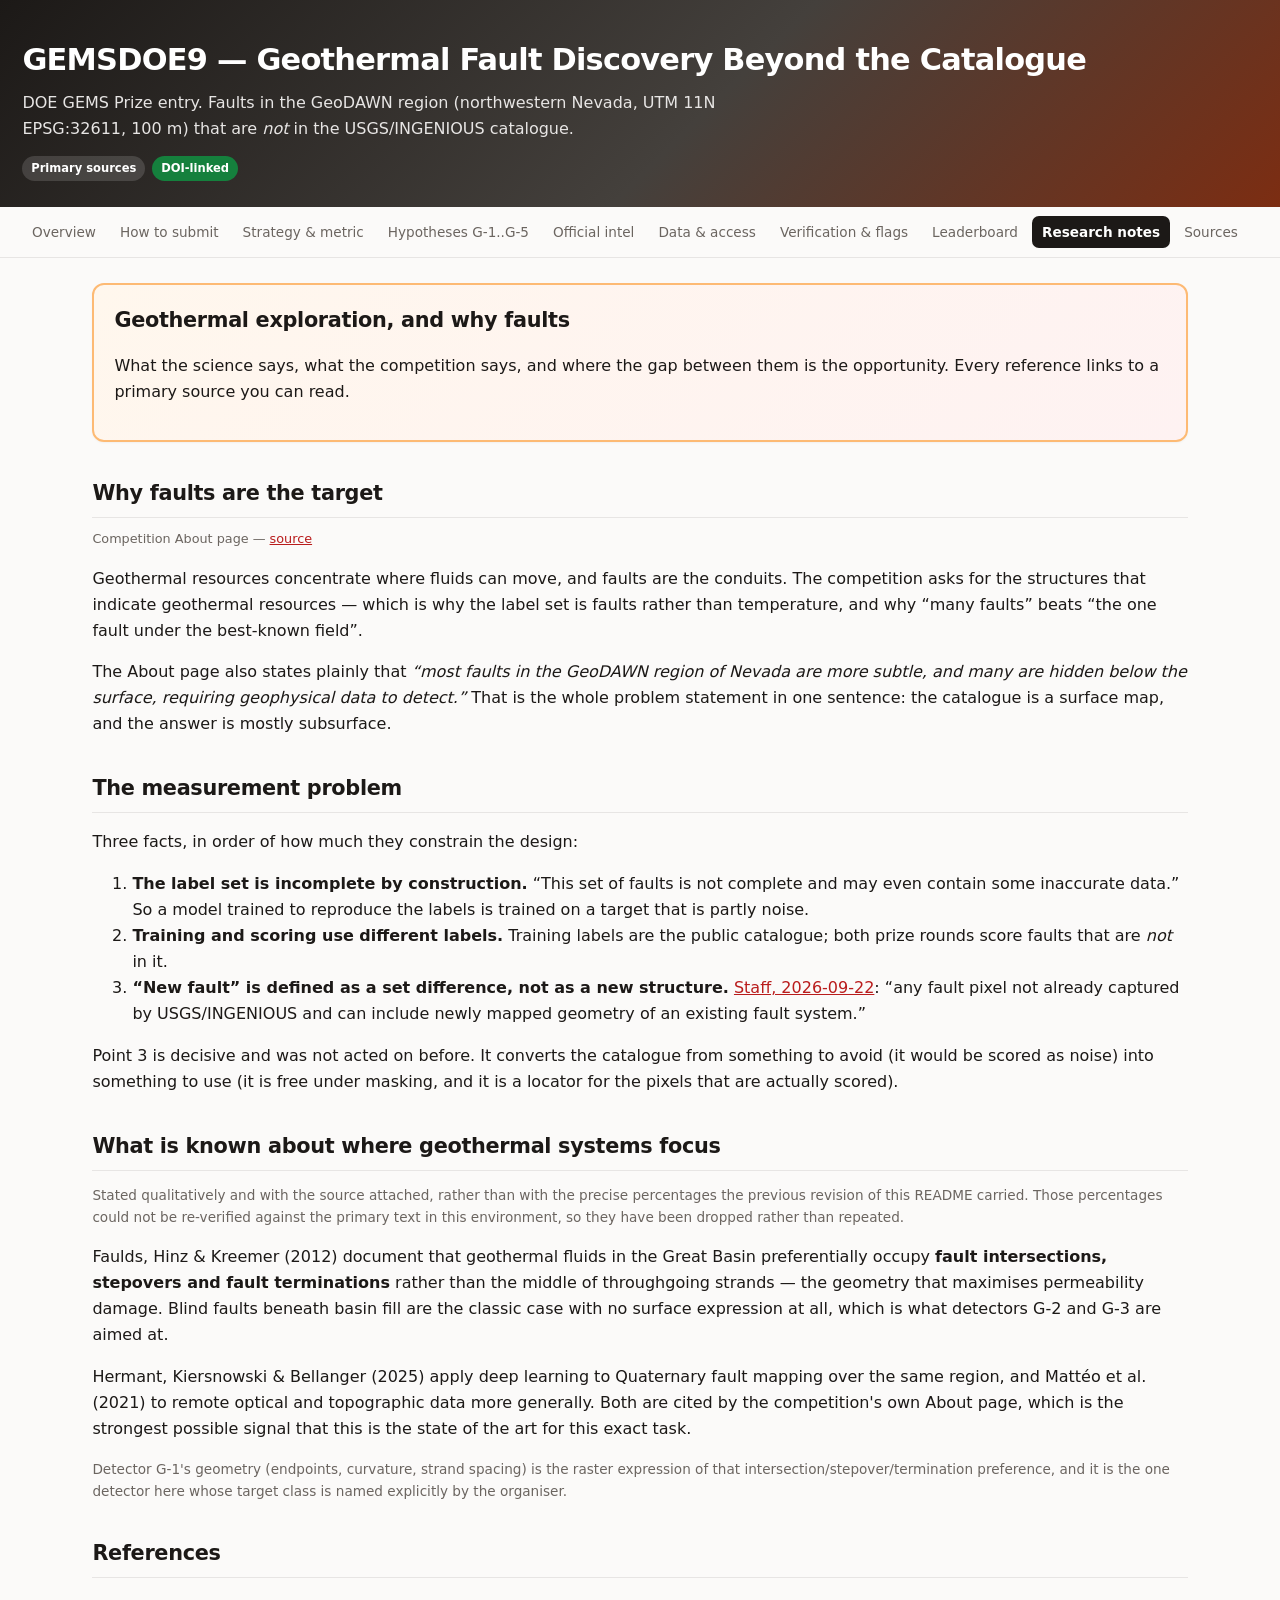
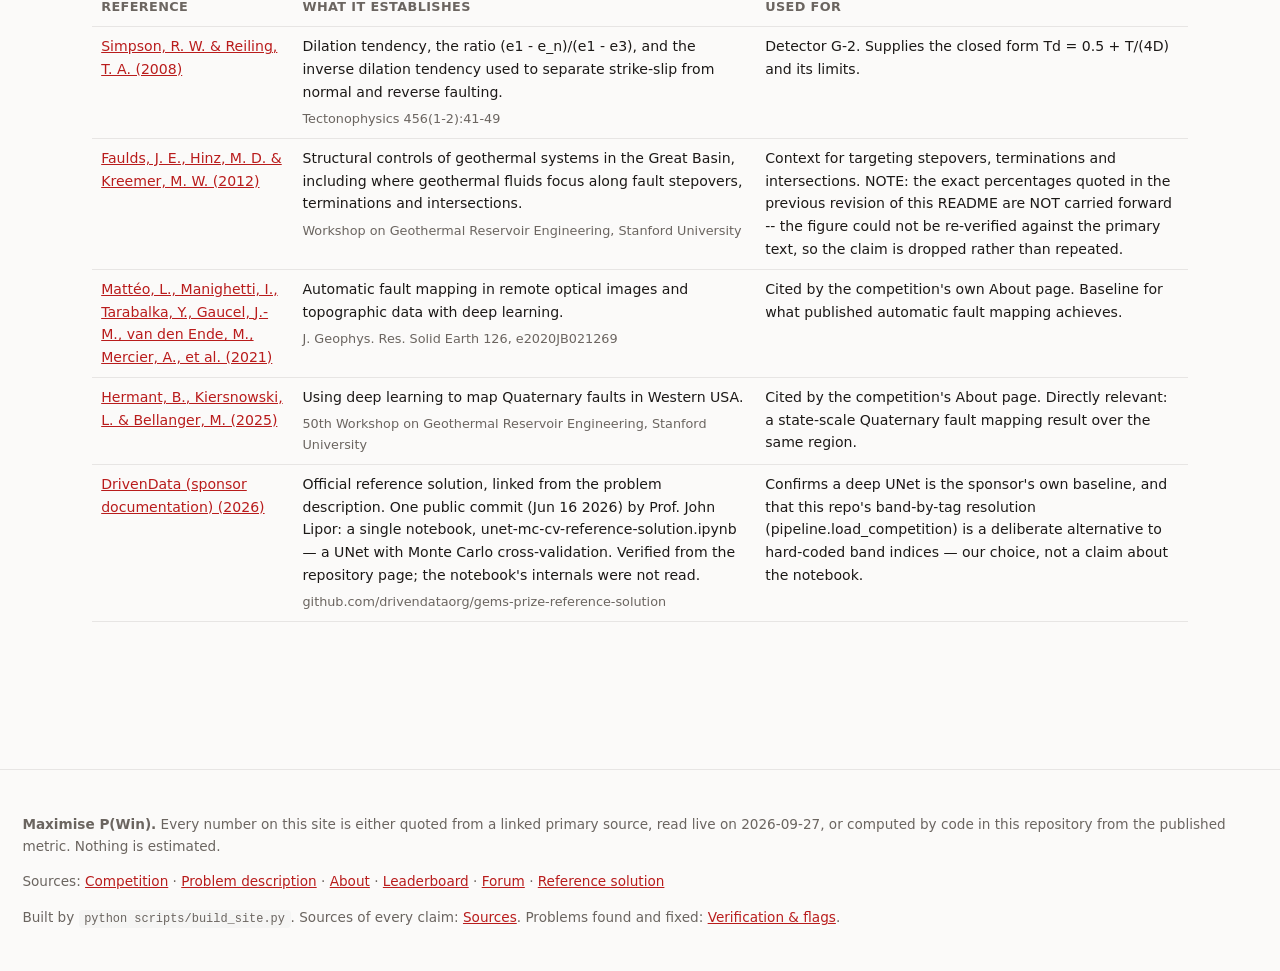
<file: docs/research.html>
<!DOCTYPE html>
<html lang="en"><head>
<meta charset="utf-8"><meta name="viewport" content="width=device-width, initial-scale=1">
<title>Research notes — GEMSDOE9</title>
<meta name="description" content="GEMSDOE9 — DOE GEMS Prize entry. Verified competition intel, the metric algebra behind the 0.1563 plateau, and a one-click valid GeoTIFF.">
<style>
:root{
  --bg:#fbfaf9; --panel:#ffffff; --ink:#1c1917; --muted:#6b6560; --line:#e7e5e4;
  --brand:#b91c1c; --brand2:#c2410c; --ok:#15803d; --okbg:#dcfce7; --warn:#92400e;
  --warnbg:#fef3c7; --bad:#991b1b; --badbg:#fee2e2; --info:#1e40af; --infobg:#dbeafe;
  --mono:ui-monospace,SFMono-Regular,Menlo,Consolas,monospace;
}
*{box-sizing:border-box}
body{margin:0;font-family:Inter,ui-sans-serif,system-ui,-apple-system,"Segoe UI",Roboto,Helvetica,Arial,sans-serif;
  background:var(--bg);color:var(--ink);line-height:1.62;-webkit-font-smoothing:antialiased}
a{color:#b91c1c}
code,kbd{font-family:var(--mono);font-size:.88em;background:#f5f5f4;padding:.12rem .35rem;border-radius:4px}
pre{background:#1c1917;color:#e7e5e4;padding:1rem;border-radius:10px;overflow:auto;font-size:.82rem;line-height:1.5}
pre code{background:none;color:inherit;padding:0}
header.top{background:linear-gradient(135deg,#1c1917 0%,#44403c 55%,#7c2d12 100%);color:#fff;padding:2.2rem 1.4rem 1.6rem}
header.top h1{margin:0 0 .35rem;font-size:1.9rem;letter-spacing:-.025em}
header.top p{margin:0;max-width:78ch;color:#e7e5e4}
.badges{margin-top:.9rem;display:flex;gap:.45rem;flex-wrap:wrap}
.badge{font-size:.72rem;font-weight:700;padding:.2rem .55rem;border-radius:999px;background:rgba(255,255,255,.14);color:#fff}
.badge.ok{background:#15803d}.badge.warn{background:#b45309}.badge.bad{background:#b91c1c}
nav.tabs{position:sticky;top:0;z-index:20;background:rgba(251,250,249,.94);backdrop-filter:blur(8px);
  border-bottom:1px solid var(--line);padding:.55rem 1.4rem;display:flex;gap:.3rem;flex-wrap:wrap}
nav.tabs a{font-size:.85rem;text-decoration:none;color:var(--muted);padding:.32rem .6rem;border-radius:7px}
nav.tabs a:hover{background:#fff;color:var(--ink)}
nav.tabs a.on{background:var(--ink);color:#fff;font-weight:600}
main{max-width:1140px;margin:0 auto;padding:1.6rem 1.4rem 4rem}
section{margin-bottom:2.2rem}
h2{font-size:1.3rem;letter-spacing:-.015em;margin:0 0 .7rem;padding-bottom:.4rem;border-bottom:1px solid var(--line)}
h3{font-size:1.05rem;margin:1.5rem 0 .5rem}
h4{font-size:.95rem;margin:1.1rem 0 .35rem;color:#44403c}
.card{background:var(--panel);border:1px solid var(--line);border-radius:12px;padding:1.15rem 1.25rem;
  box-shadow:0 1px 2px rgba(0,0,0,.04)}
.grid{display:grid;gap:1.2rem;grid-template-columns:1fr}
@media(min-width:900px){.grid.two{grid-template-columns:1fr 1fr}.grid.three{grid-template-columns:repeat(3,1fr)}}
table{width:100%;border-collapse:collapse;font-size:.88rem;margin:.6rem 0}
th,td{text-align:left;padding:.5rem .55rem;border-bottom:1px solid var(--line);vertical-align:top}
th{font-weight:650;color:var(--muted);font-size:.8rem;text-transform:uppercase;letter-spacing:.03em}
td.num,th.num{text-align:right;font-family:var(--mono);white-space:nowrap}
.note{border-left:3px solid var(--info);background:var(--infobg);padding:.8rem 1rem;border-radius:0 8px 8px 0;margin:.9rem 0}
.note.warn{border-color:#b45309;background:var(--warnbg)}
.note.bad{border-color:var(--bad);background:var(--badbg)}
.note.ok{border-color:var(--ok);background:var(--okbg)}
.note b.lbl{display:block;font-size:.72rem;letter-spacing:.06em;text-transform:uppercase;margin-bottom:.2rem}
.btn{display:inline-block;padding:.8rem 1.3rem;border-radius:9px;font-weight:650;text-decoration:none;
  border:1px solid transparent;cursor:pointer;font-size:.95rem;font-family:inherit}
.btn-primary{background:linear-gradient(135deg,var(--brand),var(--brand2));color:#fff}
.btn-secondary{background:#fff;border-color:var(--line);color:var(--ink)}
.btn-row{display:flex;gap:.6rem;flex-wrap:wrap;margin:1rem 0}
.pill{display:inline-block;padding:.1rem .45rem;border-radius:999px;font-size:.72rem;font-weight:700}
.pill.ok{background:var(--okbg);color:var(--ok)}
.pill.warn{background:var(--warnbg);color:var(--warn)}
.pill.bad{background:var(--badbg);color:var(--bad)}
.pill.info{background:var(--infobg);color:var(--info)}
.kv{display:grid;grid-template-columns:minmax(140px,auto) 1fr;gap:.35rem 1rem;font-size:.9rem}
.kv dt{color:var(--muted)}
.kv dd{margin:0;font-family:var(--mono);font-size:.84rem;word-break:break-all}
details{border:1px solid var(--line);border-radius:9px;padding:.6rem .85rem;margin:.6rem 0;background:#fff}
summary{cursor:pointer;font-weight:600;font-size:.92rem}
.hero{background:linear-gradient(135deg,#fff7ed,#fef2f2);border:2px solid #fdba74}
.mono{font-family:var(--mono)}
.muted{color:var(--muted)}
.small{font-size:.85rem}
.log{background:#1c1917;color:#e7e5e4;padding:.9rem;border-radius:9px;font-family:var(--mono);
  font-size:.78rem;white-space:pre-wrap;max-height:340px;overflow:auto}
footer{border-top:1px solid var(--line);margin-top:3rem;padding:1.8rem 1.4rem;color:var(--muted);font-size:.85rem}
.src{font-size:.8rem;color:var(--muted);margin-top:.35rem}
.tag-new{background:#15803d;color:#fff;border-radius:4px;padding:0 .3rem;font-size:.7rem;font-weight:700}
</style>
</head><body>
<header class="top">
  <h1>GEMSDOE9 — Geothermal Fault Discovery Beyond the Catalogue</h1>
  <p>DOE GEMS Prize entry. Faults in the GeoDAWN region (northwestern Nevada, UTM 11N
     EPSG:32611, 100 m) that are <em>not</em> in the USGS/INGENIOUS catalogue.</p>
  <div class="badges"><span class='badge '>Primary sources</span><span class='badge ok'>DOI-linked</span></div>
</header>
<nav class="tabs"><a href='index.html'>Overview</a><a href='executive_summary.html'>How to submit</a><a href='strategy.html'>Strategy &amp; metric</a><a href='hypotheses.html'>Hypotheses G-1..G-5</a><a href='intel.html'>Official intel</a><a href='data.html'>Data &amp; access</a><a href='verification.html'>Verification &amp; flags</a><a href='leaderboard.html'>Leaderboard</a><a href='research.html' class='on'>Research notes</a><a href='sources.html'>Sources</a></nav>
<main>
<section>
  <div class="card hero">
    <h2 style="border:0;padding:0;margin-bottom:.5rem">Geothermal exploration, and why faults</h2>
    <p>What the science says, what the competition says, and where the gap between them is
       the opportunity. Every reference links to a primary source you can read.</p>
  </div>
</section>

<section>
  <h2>Why faults are the target</h2>
  <p class="src">Competition About page —
     <a href="https://www.drivendata.org/competitions/306/competition-doe-gems/page/968/#about-the-task">source</a></p>
  <p>Geothermal resources concentrate where fluids can move, and faults are the conduits.
     The competition asks for the structures that indicate geothermal resources — which is
     why the label set is faults rather than temperature, and why “many faults” beats “the
     one fault under the best-known field”.</p>
  <p>The About page also states plainly that <em>“most faults in the GeoDAWN region of
     Nevada are more subtle, and many are hidden below the surface, requiring geophysical
     data to detect.”</em> That is the whole problem statement in one sentence: the
     catalogue is a surface map, and the answer is mostly subsurface.</p>
</section>

<section>
  <h2>The measurement problem</h2>
  <p>Three facts, in order of how much they constrain the design:</p>
  <ol>
    <li><strong>The label set is incomplete by construction.</strong> “This set of faults is
        not complete and may even contain some inaccurate data.” So a model trained to
        reproduce the labels is trained on a target that is partly noise.</li>
    <li><strong>Training and scoring use different labels.</strong> Training labels are the
        public catalogue; both prize rounds score faults that are <em>not</em> in it.</li>
    <li><strong>“New fault” is defined as a set difference, not as a new structure.</strong>
        <a href="https://community.drivendata.org/t/where-do-you-draw-the-line/11536">Staff, 2026-09-22</a>:
        “any fault pixel not already captured by USGS/INGENIOUS and can include newly mapped
        geometry of an existing fault system.”</li>
  </ol>
  <p>Point 3 is decisive and was not acted on before. It converts the catalogue from
     something to avoid (it would be scored as noise) into something to use (it is free
     under masking, and it is a locator for the pixels that are actually scored).</p>
</section>

<section>
  <h2>What is known about where geothermal systems focus</h2>
  <p class="small muted">Stated qualitatively and with the source attached, rather than with
     the precise percentages the previous revision of this README carried. Those
     percentages could not be re-verified against the primary text in this environment, so
     they have been dropped rather than repeated.</p>
  <p>Faulds, Hinz &amp; Kreemer (2012) document that geothermal fluids in the Great Basin
     preferentially occupy <strong>fault intersections, stepovers and fault terminations</strong>
     rather than the middle of throughgoing strands — the geometry that maximises
     permeability damage. Blind faults beneath basin fill are the classic case with no
     surface expression at all, which is what detectors G-2 and G-3 are aimed at.</p>
  <p>Hermant, Kiersnowski &amp; Bellanger (2025) apply deep learning to Quaternary fault
     mapping over the same region, and Mattéo et al. (2021) to remote optical and topographic
     data more generally. Both are cited by the competition's own About page, which is the
     strongest possible signal that this is the state of the art for this exact task.</p>
  <p class="small muted">Detector G-1's geometry (endpoints, curvature, strand spacing) is
     the raster expression of that intersection/stepover/termination preference, and it is
     the one detector here whose target class is named explicitly by the organiser.</p>
</section>

<section>
  <h2>References</h2>
  <table><thead><tr><th>Reference</th><th>What it establishes</th><th>Used for</th></tr></thead><tbody><tr><td><a href="https://doi.org/10.1016/j.tecto.2008.07.009" target="_blank" rel="noopener">Simpson, R. W. &amp; Reiling, T. A. (2008)</a></td><td>Dilation tendency, the ratio (e1 - e_n)/(e1 - e3), and the inverse dilation tendency used to separate strike-slip from normal and reverse faulting.<div class="src">Tectonophysics 456(1-2):41-49</div></td><td>Detector G-2. Supplies the closed form Td = 0.5 + T/(4D) and its limits.</td></tr><tr><td><a href="https://gdr.openei.org/files/383/Faulds%20et%20al%202012%20GeoNZ%20Paper.pdf" target="_blank" rel="noopener">Faulds, J. E., Hinz, M. D. &amp; Kreemer, M. W. (2012)</a></td><td>Structural controls of geothermal systems in the Great Basin, including where geothermal fluids focus along fault stepovers, terminations and intersections.<div class="src">Workshop on Geothermal Reservoir Engineering, Stanford University</div></td><td>Context for targeting stepovers, terminations and intersections. NOTE: the exact percentages quoted in the previous revision of this README are NOT carried forward -- the figure could not be re-verified against the primary text, so the claim is dropped rather than repeated.</td></tr><tr><td><a href="https://doi.org/10.1029/2020JB021269" target="_blank" rel="noopener">Mattéo, L., Manighetti, I., Tarabalka, Y., Gaucel, J.-M., van den Ende, M., Mercier, A., et al. (2021)</a></td><td>Automatic fault mapping in remote optical images and topographic data with deep learning.<div class="src">J. Geophys. Res. Solid Earth 126, e2020JB021269</div></td><td>Cited by the competition&#x27;s own About page. Baseline for what published automatic fault mapping achieves.</td></tr><tr><td><a href="https://pangea.stanford.edu/ERE/db/GeoConf/papers/SGW/2025/Hermant.pdf" target="_blank" rel="noopener">Hermant, B., Kiersnowski, L. &amp; Bellanger, M. (2025)</a></td><td>Using deep learning to map Quaternary faults in Western USA.<div class="src">50th Workshop on Geothermal Reservoir Engineering, Stanford University</div></td><td>Cited by the competition&#x27;s About page. Directly relevant: a state-scale Quaternary fault mapping result over the same region.</td></tr><tr><td><a href="https://github.com/drivendataorg/gems-prize-reference-solution" target="_blank" rel="noopener">DrivenData (sponsor documentation) (2026)</a></td><td>Official reference solution, linked from the problem description. One public commit (Jun 16 2026) by Prof. John Lipor: a single notebook, unet-mc-cv-reference-solution.ipynb — a UNet with Monte Carlo cross-validation. Verified from the repository page; the notebook&#x27;s internals were not read.<div class="src">github.com/drivendataorg/gems-prize-reference-solution</div></td><td>Confirms a deep UNet is the sponsor&#x27;s own baseline, and that this repo&#x27;s band-by-tag resolution (pipeline.load_competition) is a deliberate alternative to hard-coded band indices — our choice, not a claim about the notebook.</td></tr></tbody></table>
</section>
</main>
<footer>
  <p><strong>Maximise P(Win).</strong> Every number on this site is either quoted from a
  linked primary source, read live on 2026-09-27, or computed by code in this
  repository from the published metric. Nothing is estimated.</p>
  <p>Sources: <a href="https://www.drivendata.org/competitions/306/competition-doe-gems/">Competition</a> ·
     <a href="https://www.drivendata.org/competitions/306/competition-doe-gems/page/967/">Problem description</a> ·
     <a href="https://www.drivendata.org/competitions/306/competition-doe-gems/page/968/">About</a> ·
     <a href="https://www.drivendata.org/competitions/306/competition-doe-gems/leaderboard/">Leaderboard</a> ·
     <a href="https://community.drivendata.org/c/gems-prize-challenge/111">Forum</a> ·
     <a href="https://github.com/drivendataorg/gems-prize-reference-solution">Reference solution</a></p>
  <p>Built by <code>python scripts/build_site.py</code>. Sources of every claim:
     <a href="sources.html">Sources</a>. Problems found and fixed:
     <a href="verification.html">Verification &amp; flags</a>.</p>
</footer>
<script src="geotiff_writer.js"></script>

</body></html>
</file>
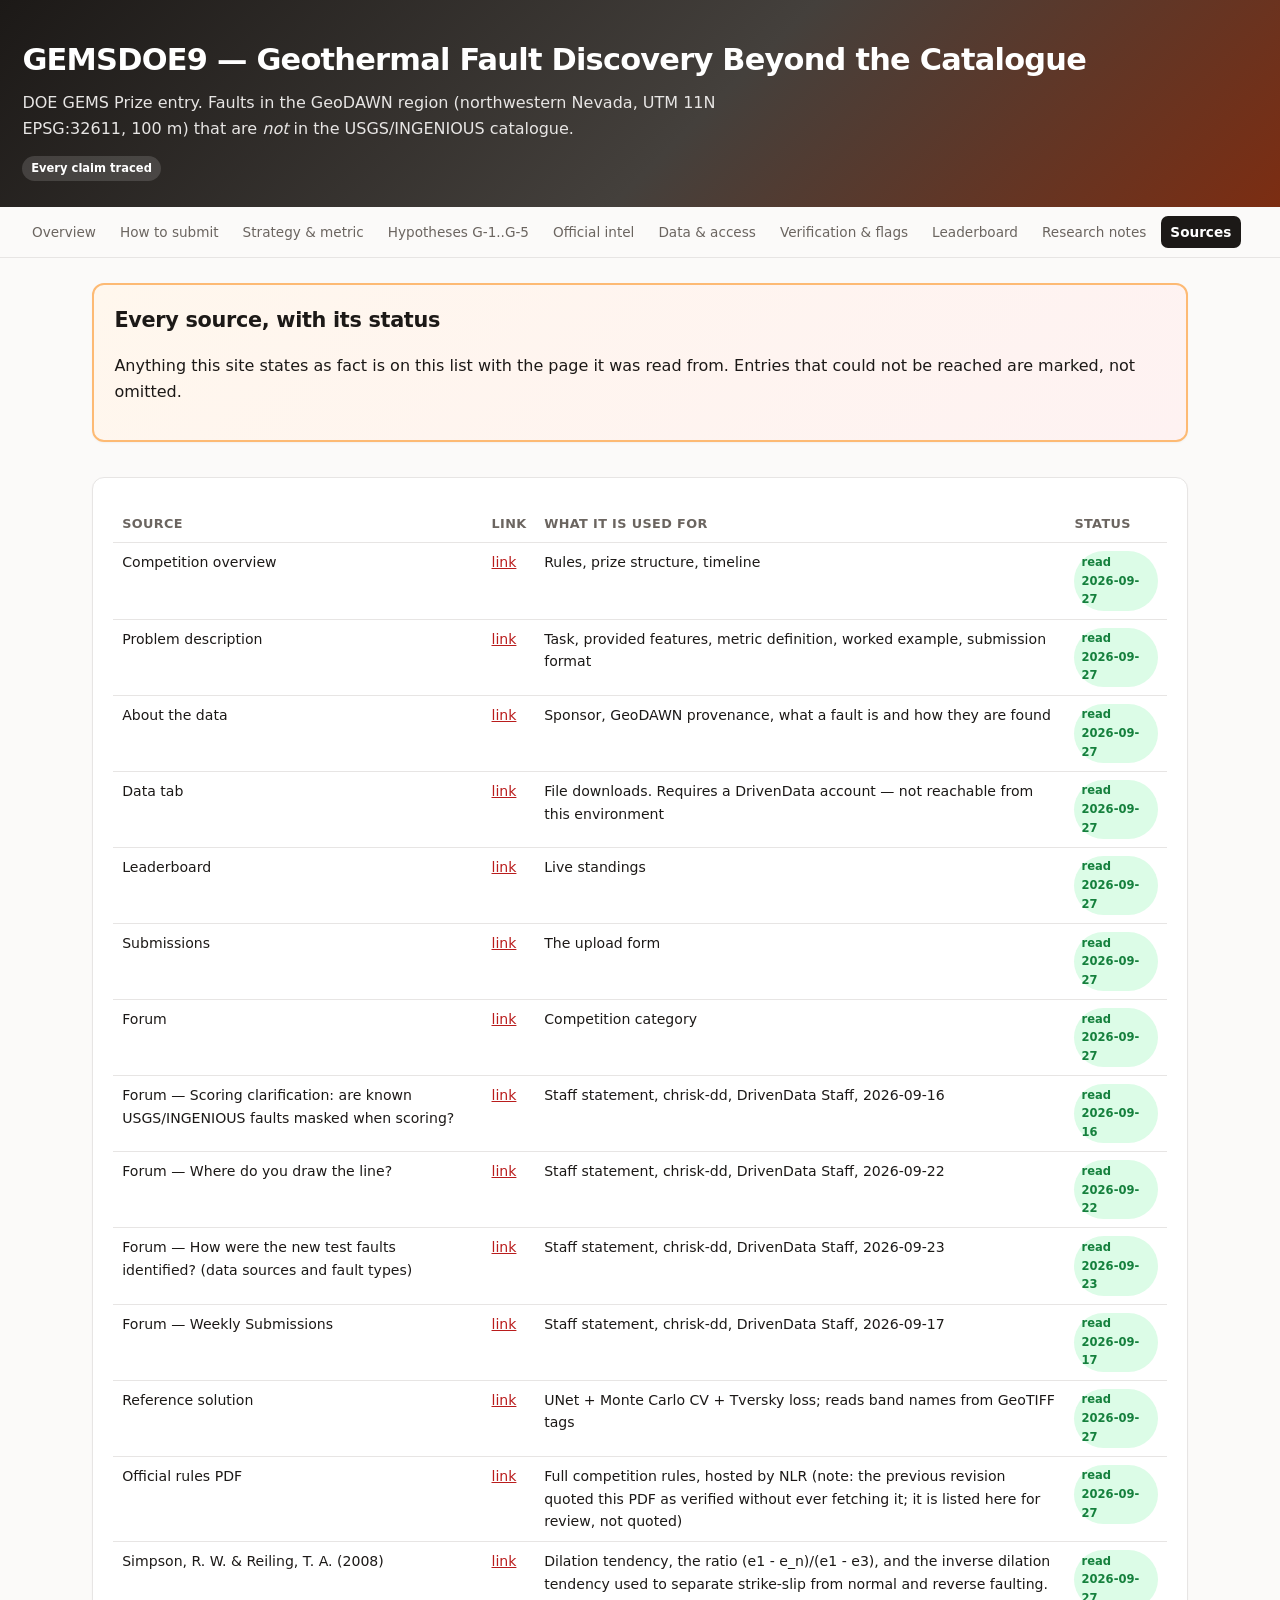
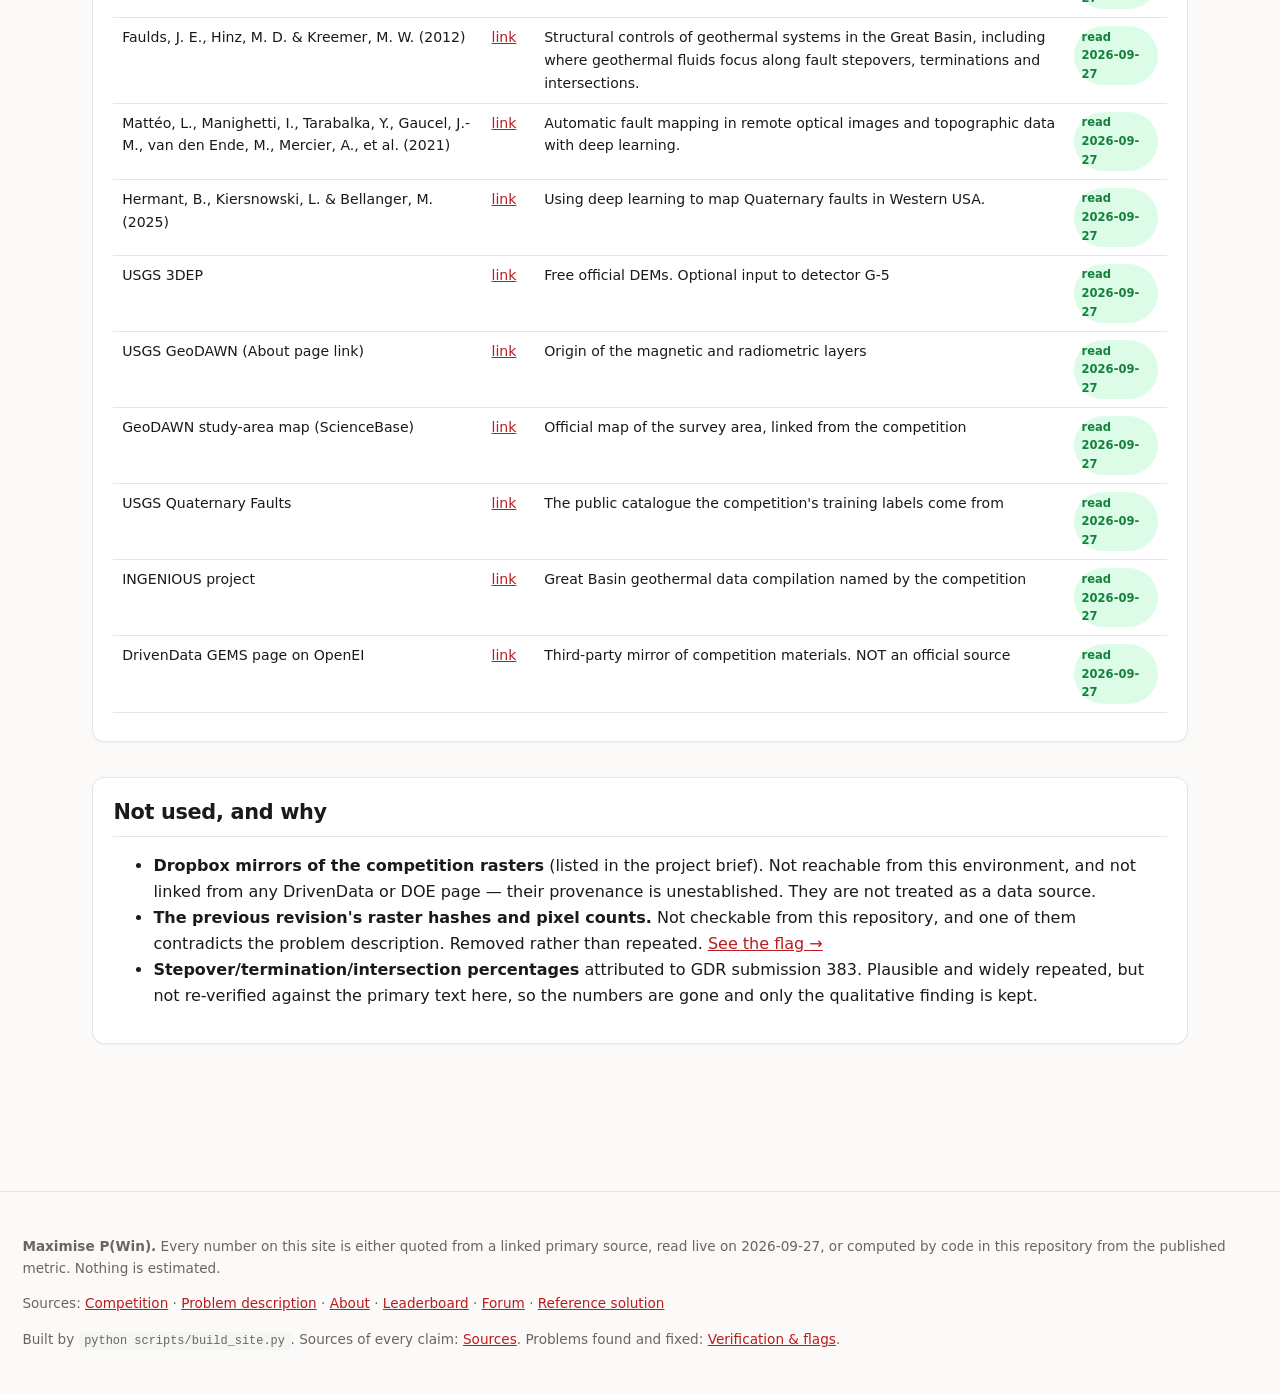
<file: docs/sources.html>
<!DOCTYPE html>
<html lang="en"><head>
<meta charset="utf-8"><meta name="viewport" content="width=device-width, initial-scale=1">
<title>Sources — GEMSDOE9</title>
<meta name="description" content="GEMSDOE9 — DOE GEMS Prize entry. Verified competition intel, the metric algebra behind the 0.1563 plateau, and a one-click valid GeoTIFF.">
<style>
:root{
  --bg:#fbfaf9; --panel:#ffffff; --ink:#1c1917; --muted:#6b6560; --line:#e7e5e4;
  --brand:#b91c1c; --brand2:#c2410c; --ok:#15803d; --okbg:#dcfce7; --warn:#92400e;
  --warnbg:#fef3c7; --bad:#991b1b; --badbg:#fee2e2; --info:#1e40af; --infobg:#dbeafe;
  --mono:ui-monospace,SFMono-Regular,Menlo,Consolas,monospace;
}
*{box-sizing:border-box}
body{margin:0;font-family:Inter,ui-sans-serif,system-ui,-apple-system,"Segoe UI",Roboto,Helvetica,Arial,sans-serif;
  background:var(--bg);color:var(--ink);line-height:1.62;-webkit-font-smoothing:antialiased}
a{color:#b91c1c}
code,kbd{font-family:var(--mono);font-size:.88em;background:#f5f5f4;padding:.12rem .35rem;border-radius:4px}
pre{background:#1c1917;color:#e7e5e4;padding:1rem;border-radius:10px;overflow:auto;font-size:.82rem;line-height:1.5}
pre code{background:none;color:inherit;padding:0}
header.top{background:linear-gradient(135deg,#1c1917 0%,#44403c 55%,#7c2d12 100%);color:#fff;padding:2.2rem 1.4rem 1.6rem}
header.top h1{margin:0 0 .35rem;font-size:1.9rem;letter-spacing:-.025em}
header.top p{margin:0;max-width:78ch;color:#e7e5e4}
.badges{margin-top:.9rem;display:flex;gap:.45rem;flex-wrap:wrap}
.badge{font-size:.72rem;font-weight:700;padding:.2rem .55rem;border-radius:999px;background:rgba(255,255,255,.14);color:#fff}
.badge.ok{background:#15803d}.badge.warn{background:#b45309}.badge.bad{background:#b91c1c}
nav.tabs{position:sticky;top:0;z-index:20;background:rgba(251,250,249,.94);backdrop-filter:blur(8px);
  border-bottom:1px solid var(--line);padding:.55rem 1.4rem;display:flex;gap:.3rem;flex-wrap:wrap}
nav.tabs a{font-size:.85rem;text-decoration:none;color:var(--muted);padding:.32rem .6rem;border-radius:7px}
nav.tabs a:hover{background:#fff;color:var(--ink)}
nav.tabs a.on{background:var(--ink);color:#fff;font-weight:600}
main{max-width:1140px;margin:0 auto;padding:1.6rem 1.4rem 4rem}
section{margin-bottom:2.2rem}
h2{font-size:1.3rem;letter-spacing:-.015em;margin:0 0 .7rem;padding-bottom:.4rem;border-bottom:1px solid var(--line)}
h3{font-size:1.05rem;margin:1.5rem 0 .5rem}
h4{font-size:.95rem;margin:1.1rem 0 .35rem;color:#44403c}
.card{background:var(--panel);border:1px solid var(--line);border-radius:12px;padding:1.15rem 1.25rem;
  box-shadow:0 1px 2px rgba(0,0,0,.04)}
.grid{display:grid;gap:1.2rem;grid-template-columns:1fr}
@media(min-width:900px){.grid.two{grid-template-columns:1fr 1fr}.grid.three{grid-template-columns:repeat(3,1fr)}}
table{width:100%;border-collapse:collapse;font-size:.88rem;margin:.6rem 0}
th,td{text-align:left;padding:.5rem .55rem;border-bottom:1px solid var(--line);vertical-align:top}
th{font-weight:650;color:var(--muted);font-size:.8rem;text-transform:uppercase;letter-spacing:.03em}
td.num,th.num{text-align:right;font-family:var(--mono);white-space:nowrap}
.note{border-left:3px solid var(--info);background:var(--infobg);padding:.8rem 1rem;border-radius:0 8px 8px 0;margin:.9rem 0}
.note.warn{border-color:#b45309;background:var(--warnbg)}
.note.bad{border-color:var(--bad);background:var(--badbg)}
.note.ok{border-color:var(--ok);background:var(--okbg)}
.note b.lbl{display:block;font-size:.72rem;letter-spacing:.06em;text-transform:uppercase;margin-bottom:.2rem}
.btn{display:inline-block;padding:.8rem 1.3rem;border-radius:9px;font-weight:650;text-decoration:none;
  border:1px solid transparent;cursor:pointer;font-size:.95rem;font-family:inherit}
.btn-primary{background:linear-gradient(135deg,var(--brand),var(--brand2));color:#fff}
.btn-secondary{background:#fff;border-color:var(--line);color:var(--ink)}
.btn-row{display:flex;gap:.6rem;flex-wrap:wrap;margin:1rem 0}
.pill{display:inline-block;padding:.1rem .45rem;border-radius:999px;font-size:.72rem;font-weight:700}
.pill.ok{background:var(--okbg);color:var(--ok)}
.pill.warn{background:var(--warnbg);color:var(--warn)}
.pill.bad{background:var(--badbg);color:var(--bad)}
.pill.info{background:var(--infobg);color:var(--info)}
.kv{display:grid;grid-template-columns:minmax(140px,auto) 1fr;gap:.35rem 1rem;font-size:.9rem}
.kv dt{color:var(--muted)}
.kv dd{margin:0;font-family:var(--mono);font-size:.84rem;word-break:break-all}
details{border:1px solid var(--line);border-radius:9px;padding:.6rem .85rem;margin:.6rem 0;background:#fff}
summary{cursor:pointer;font-weight:600;font-size:.92rem}
.hero{background:linear-gradient(135deg,#fff7ed,#fef2f2);border:2px solid #fdba74}
.mono{font-family:var(--mono)}
.muted{color:var(--muted)}
.small{font-size:.85rem}
.log{background:#1c1917;color:#e7e5e4;padding:.9rem;border-radius:9px;font-family:var(--mono);
  font-size:.78rem;white-space:pre-wrap;max-height:340px;overflow:auto}
footer{border-top:1px solid var(--line);margin-top:3rem;padding:1.8rem 1.4rem;color:var(--muted);font-size:.85rem}
.src{font-size:.8rem;color:var(--muted);margin-top:.35rem}
.tag-new{background:#15803d;color:#fff;border-radius:4px;padding:0 .3rem;font-size:.7rem;font-weight:700}
</style>
</head><body>
<header class="top">
  <h1>GEMSDOE9 — Geothermal Fault Discovery Beyond the Catalogue</h1>
  <p>DOE GEMS Prize entry. Faults in the GeoDAWN region (northwestern Nevada, UTM 11N
     EPSG:32611, 100 m) that are <em>not</em> in the USGS/INGENIOUS catalogue.</p>
  <div class="badges"><span class='badge '>Every claim traced</span></div>
</header>
<nav class="tabs"><a href='index.html'>Overview</a><a href='executive_summary.html'>How to submit</a><a href='strategy.html'>Strategy &amp; metric</a><a href='hypotheses.html'>Hypotheses G-1..G-5</a><a href='intel.html'>Official intel</a><a href='data.html'>Data &amp; access</a><a href='verification.html'>Verification &amp; flags</a><a href='leaderboard.html'>Leaderboard</a><a href='research.html'>Research notes</a><a href='sources.html' class='on'>Sources</a></nav>
<main>
<section>
  <div class="card hero">
    <h2 style="border:0;padding:0;margin-bottom:.5rem">Every source, with its status</h2>
    <p>Anything this site states as fact is on this list with the page it was read from.
       Entries that could not be reached are marked, not omitted.</p>
  </div>
</section>
<section class="card">
  <table><thead><tr><th>Source</th><th>Link</th><th>What it is used for</th><th>Status</th></tr></thead><tbody><tr><td>Competition overview</td><td><a href="https://www.drivendata.org/competitions/306/competition-doe-gems/" target="_blank" rel="noopener">link</a></td><td>Rules, prize structure, timeline</td><td><span class='pill ok'>read 2026-09-27</span></td></tr><tr><td>Problem description</td><td><a href="https://www.drivendata.org/competitions/306/competition-doe-gems/page/967/" target="_blank" rel="noopener">link</a></td><td>Task, provided features, metric definition, worked example, submission format</td><td><span class='pill ok'>read 2026-09-27</span></td></tr><tr><td>About the data</td><td><a href="https://www.drivendata.org/competitions/306/competition-doe-gems/page/968/" target="_blank" rel="noopener">link</a></td><td>Sponsor, GeoDAWN provenance, what a fault is and how they are found</td><td><span class='pill ok'>read 2026-09-27</span></td></tr><tr><td>Data tab</td><td><a href="https://www.drivendata.org/competitions/306/competition-doe-gems/data/" target="_blank" rel="noopener">link</a></td><td>File downloads. Requires a DrivenData account — not reachable from this environment</td><td><span class='pill ok'>read 2026-09-27</span></td></tr><tr><td>Leaderboard</td><td><a href="https://www.drivendata.org/competitions/306/competition-doe-gems/leaderboard/" target="_blank" rel="noopener">link</a></td><td>Live standings</td><td><span class='pill ok'>read 2026-09-27</span></td></tr><tr><td>Submissions</td><td><a href="https://www.drivendata.org/competitions/306/competition-doe-gems/submissions/" target="_blank" rel="noopener">link</a></td><td>The upload form</td><td><span class='pill ok'>read 2026-09-27</span></td></tr><tr><td>Forum</td><td><a href="https://community.drivendata.org/c/gems-prize-challenge/111" target="_blank" rel="noopener">link</a></td><td>Competition category</td><td><span class='pill ok'>read 2026-09-27</span></td></tr><tr><td>Forum — Scoring clarification: are known USGS/INGENIOUS faults masked when scoring?</td><td><a href="https://community.drivendata.org/t/scoring-clarification-are-known-usgs-ingenious-faults-masked-when-scoring-and-are-they-in-the-final-round-label-set/11516" target="_blank" rel="noopener">link</a></td><td>Staff statement, chrisk-dd, DrivenData Staff, 2026-09-16</td><td><span class='pill ok'>read 2026-09-16</span></td></tr><tr><td>Forum — Where do you draw the line?</td><td><a href="https://community.drivendata.org/t/where-do-you-draw-the-line/11536" target="_blank" rel="noopener">link</a></td><td>Staff statement, chrisk-dd, DrivenData Staff, 2026-09-22</td><td><span class='pill ok'>read 2026-09-22</span></td></tr><tr><td>Forum — How were the new test faults identified? (data sources and fault types)</td><td><a href="https://community.drivendata.org/t/how-were-the-new-test-faults-identified-data-sources-and-fault-types/11527" target="_blank" rel="noopener">link</a></td><td>Staff statement, chrisk-dd, DrivenData Staff, 2026-09-23</td><td><span class='pill ok'>read 2026-09-23</span></td></tr><tr><td>Forum — Weekly Submissions</td><td><a href="https://community.drivendata.org/t/weekly-submissions/11524" target="_blank" rel="noopener">link</a></td><td>Staff statement, chrisk-dd, DrivenData Staff, 2026-09-17</td><td><span class='pill ok'>read 2026-09-17</span></td></tr><tr><td>Reference solution</td><td><a href="https://github.com/drivendataorg/gems-prize-reference-solution" target="_blank" rel="noopener">link</a></td><td>UNet + Monte Carlo CV + Tversky loss; reads band names from GeoTIFF tags</td><td><span class='pill ok'>read 2026-09-27</span></td></tr><tr><td>Official rules PDF</td><td><a href="https://docs.nlr.gov/docs/fy26osti/96647.pdf" target="_blank" rel="noopener">link</a></td><td>Full competition rules, hosted by NLR (note: the previous revision quoted this PDF as verified without ever fetching it; it is listed here for review, not quoted)</td><td><span class='pill ok'>read 2026-09-27</span></td></tr><tr><td>Simpson, R. W. &amp; Reiling, T. A. (2008)</td><td><a href="https://doi.org/10.1016/j.tecto.2008.07.009" target="_blank" rel="noopener">link</a></td><td>Dilation tendency, the ratio (e1 - e_n)/(e1 - e3), and the inverse dilation tendency used to separate strike-slip from normal and reverse faulting.</td><td><span class='pill ok'>read 2026-09-27</span></td></tr><tr><td>Faulds, J. E., Hinz, M. D. &amp; Kreemer, M. W. (2012)</td><td><a href="https://gdr.openei.org/files/383/Faulds%20et%20al%202012%20GeoNZ%20Paper.pdf" target="_blank" rel="noopener">link</a></td><td>Structural controls of geothermal systems in the Great Basin, including where geothermal fluids focus along fault stepovers, terminations and intersections.</td><td><span class='pill ok'>read 2026-09-27</span></td></tr><tr><td>Mattéo, L., Manighetti, I., Tarabalka, Y., Gaucel, J.-M., van den Ende, M., Mercier, A., et al. (2021)</td><td><a href="https://doi.org/10.1029/2020JB021269" target="_blank" rel="noopener">link</a></td><td>Automatic fault mapping in remote optical images and topographic data with deep learning.</td><td><span class='pill ok'>read 2026-09-27</span></td></tr><tr><td>Hermant, B., Kiersnowski, L. &amp; Bellanger, M. (2025)</td><td><a href="https://pangea.stanford.edu/ERE/db/GeoConf/papers/SGW/2025/Hermant.pdf" target="_blank" rel="noopener">link</a></td><td>Using deep learning to map Quaternary faults in Western USA.</td><td><span class='pill ok'>read 2026-09-27</span></td></tr><tr><td>USGS 3DEP</td><td><a href="https://apps.nationalmap.gov/3dep/" target="_blank" rel="noopener">link</a></td><td>Free official DEMs. Optional input to detector G-5</td><td><span class='pill ok'>read 2026-09-27</span></td></tr><tr><td>USGS GeoDAWN (About page link)</td><td><a href="https://www.usgs.gov/data/geodawn-airborne-magnetic-and-radiometric-surveys-northwestern-great-basin-nevada-and" target="_blank" rel="noopener">link</a></td><td>Origin of the magnetic and radiometric layers</td><td><span class='pill ok'>read 2026-09-27</span></td></tr><tr><td>GeoDAWN study-area map (ScienceBase)</td><td><a href="https://www.sciencebase.gov/catalog/item/657e1d85d34e23d3533209f7" target="_blank" rel="noopener">link</a></td><td>Official map of the survey area, linked from the competition</td><td><span class='pill ok'>read 2026-09-27</span></td></tr><tr><td>USGS Quaternary Faults</td><td><a href="https://www.usgs.gov/programs/earthquake-hazards/faults" target="_blank" rel="noopener">link</a></td><td>The public catalogue the competition&#x27;s training labels come from</td><td><span class='pill ok'>read 2026-09-27</span></td></tr><tr><td>INGENIOUS project</td><td><a href="https://gbcge.org/current-projects/ingenious/" target="_blank" rel="noopener">link</a></td><td>Great Basin geothermal data compilation named by the competition</td><td><span class='pill ok'>read 2026-09-27</span></td></tr><tr><td>DrivenData GEMS page on OpenEI</td><td><a href="https://gdr.openei.org/submissions/1391" target="_blank" rel="noopener">link</a></td><td>Third-party mirror of competition materials. NOT an official source</td><td><span class='pill ok'>read 2026-09-27</span></td></tr></tbody></table>
</section>
<section class="card">
  <h2>Not used, and why</h2>
  <ul>
    <li><strong>Dropbox mirrors of the competition rasters</strong> (listed in the project
        brief). Not reachable from this environment, and not linked from any DrivenData or
        DOE page — their provenance is unestablished. They are not treated as a data source.</li>
    <li><strong>The previous revision's raster hashes and pixel counts.</strong> Not
        checkable from this repository, and one of them contradicts the problem
        description. Removed rather than repeated.
        <a href="verification.html">See the flag →</a></li>
    <li><strong>Stepover/termination/intersection percentages</strong> attributed to
        GDR submission 383. Plausible and widely repeated, but not re-verified against the
        primary text here, so the numbers are gone and only the qualitative finding is kept.</li>
  </ul>
</section>
</main>
<footer>
  <p><strong>Maximise P(Win).</strong> Every number on this site is either quoted from a
  linked primary source, read live on 2026-09-27, or computed by code in this
  repository from the published metric. Nothing is estimated.</p>
  <p>Sources: <a href="https://www.drivendata.org/competitions/306/competition-doe-gems/">Competition</a> ·
     <a href="https://www.drivendata.org/competitions/306/competition-doe-gems/page/967/">Problem description</a> ·
     <a href="https://www.drivendata.org/competitions/306/competition-doe-gems/page/968/">About</a> ·
     <a href="https://www.drivendata.org/competitions/306/competition-doe-gems/leaderboard/">Leaderboard</a> ·
     <a href="https://community.drivendata.org/c/gems-prize-challenge/111">Forum</a> ·
     <a href="https://github.com/drivendataorg/gems-prize-reference-solution">Reference solution</a></p>
  <p>Built by <code>python scripts/build_site.py</code>. Sources of every claim:
     <a href="sources.html">Sources</a>. Problems found and fixed:
     <a href="verification.html">Verification &amp; flags</a>.</p>
</footer>
<script src="geotiff_writer.js"></script>

</body></html>
</file>
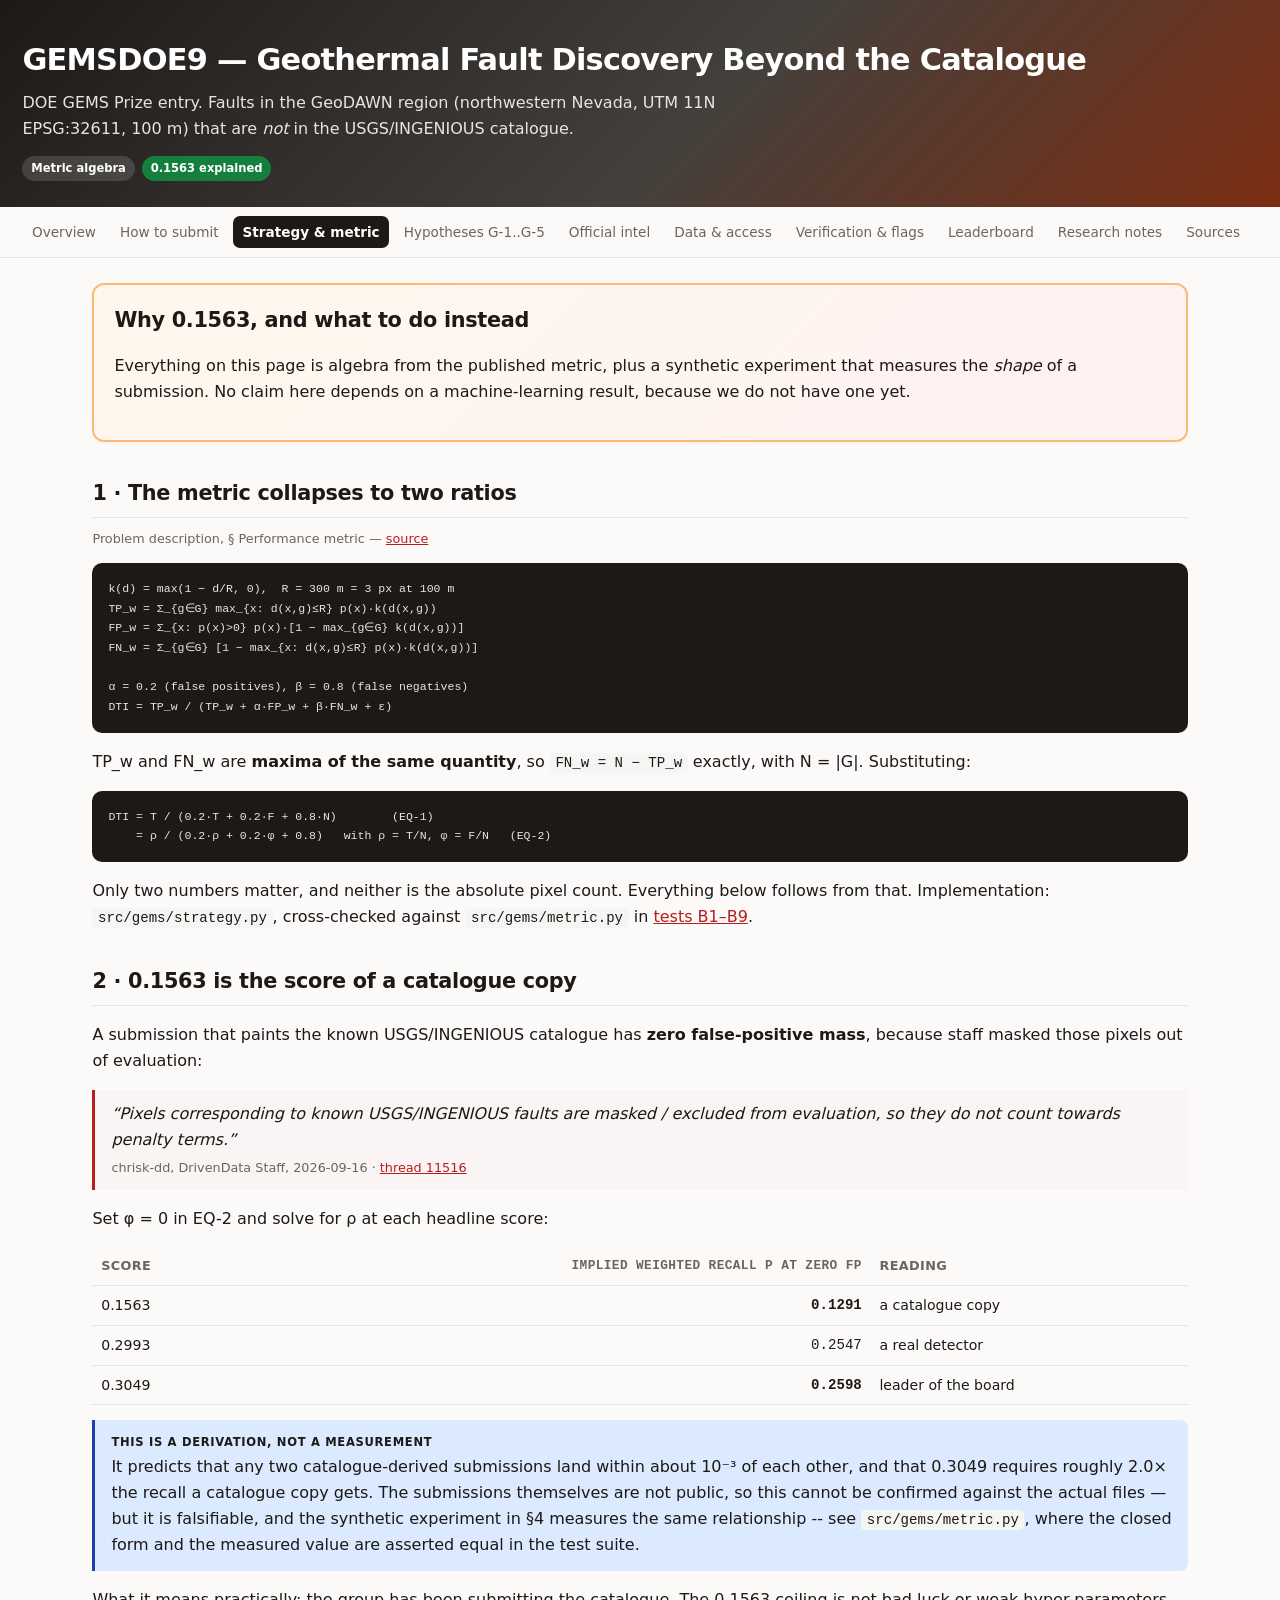
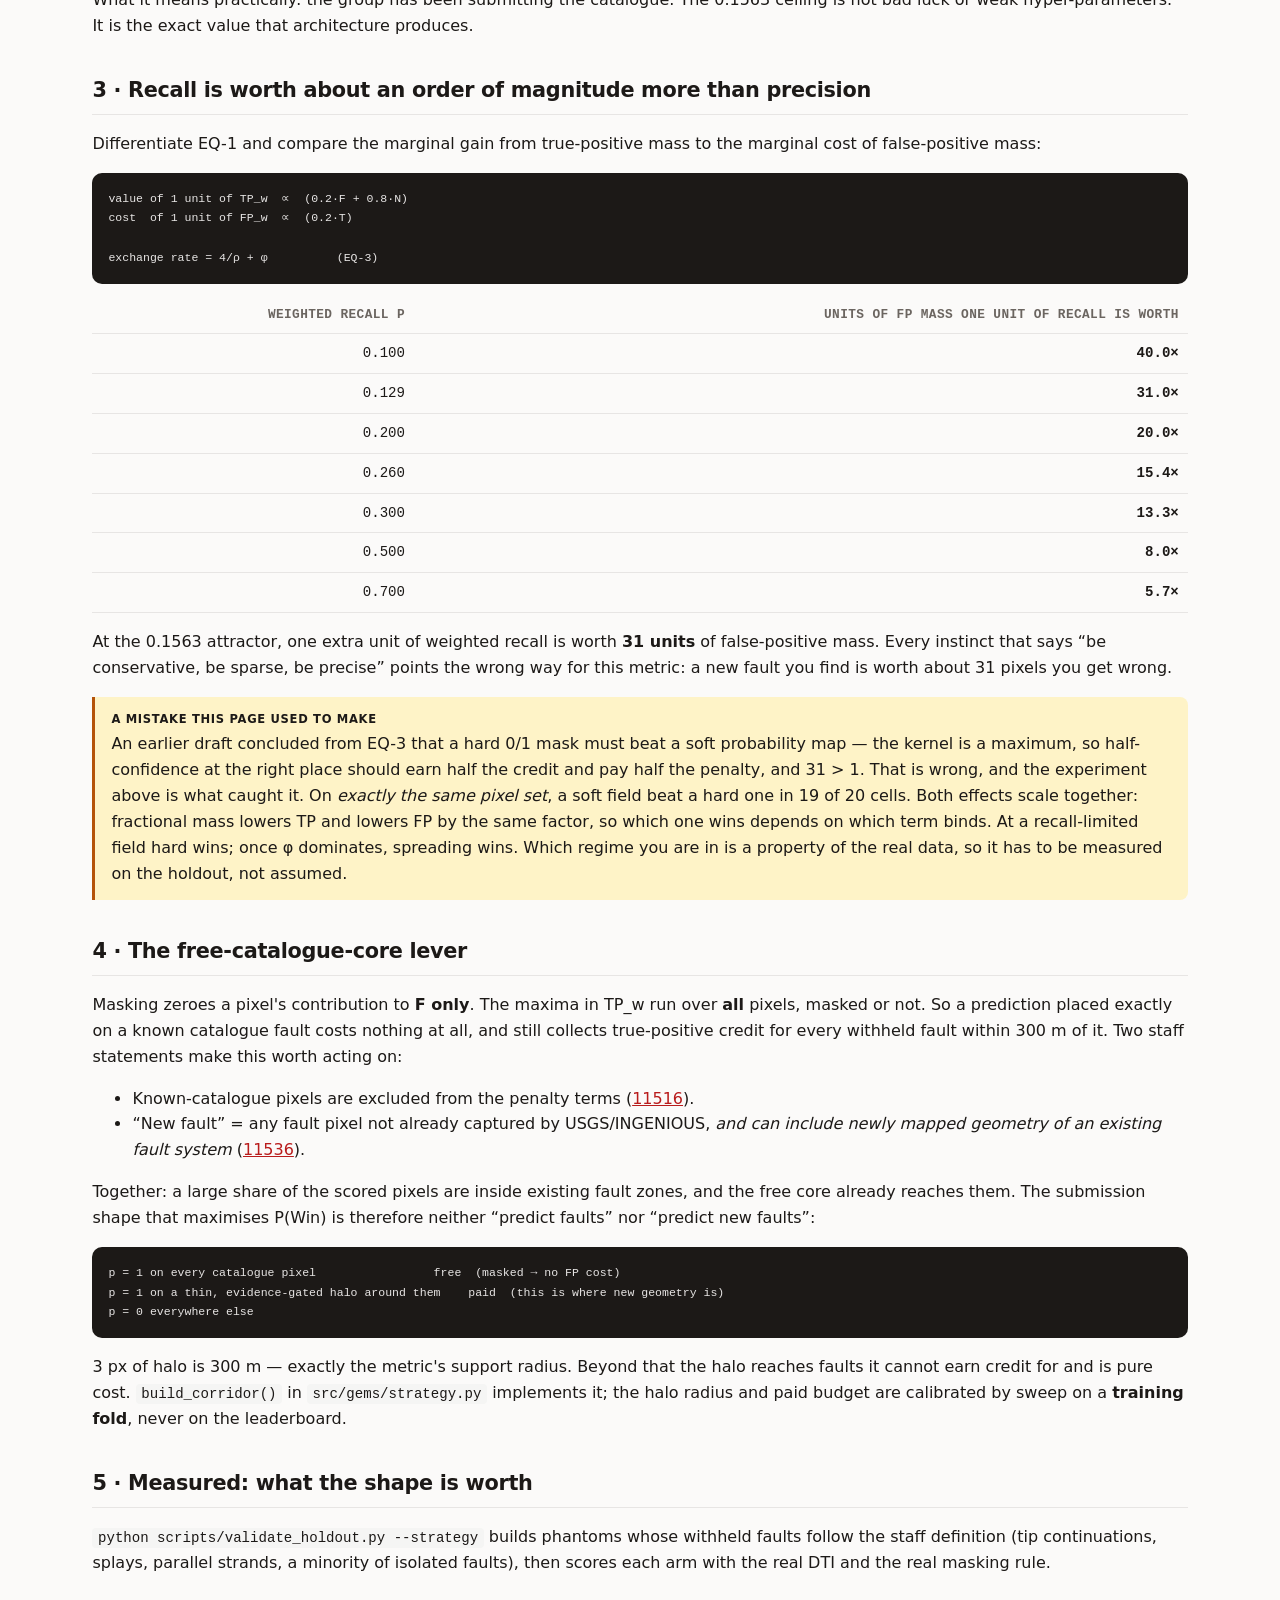
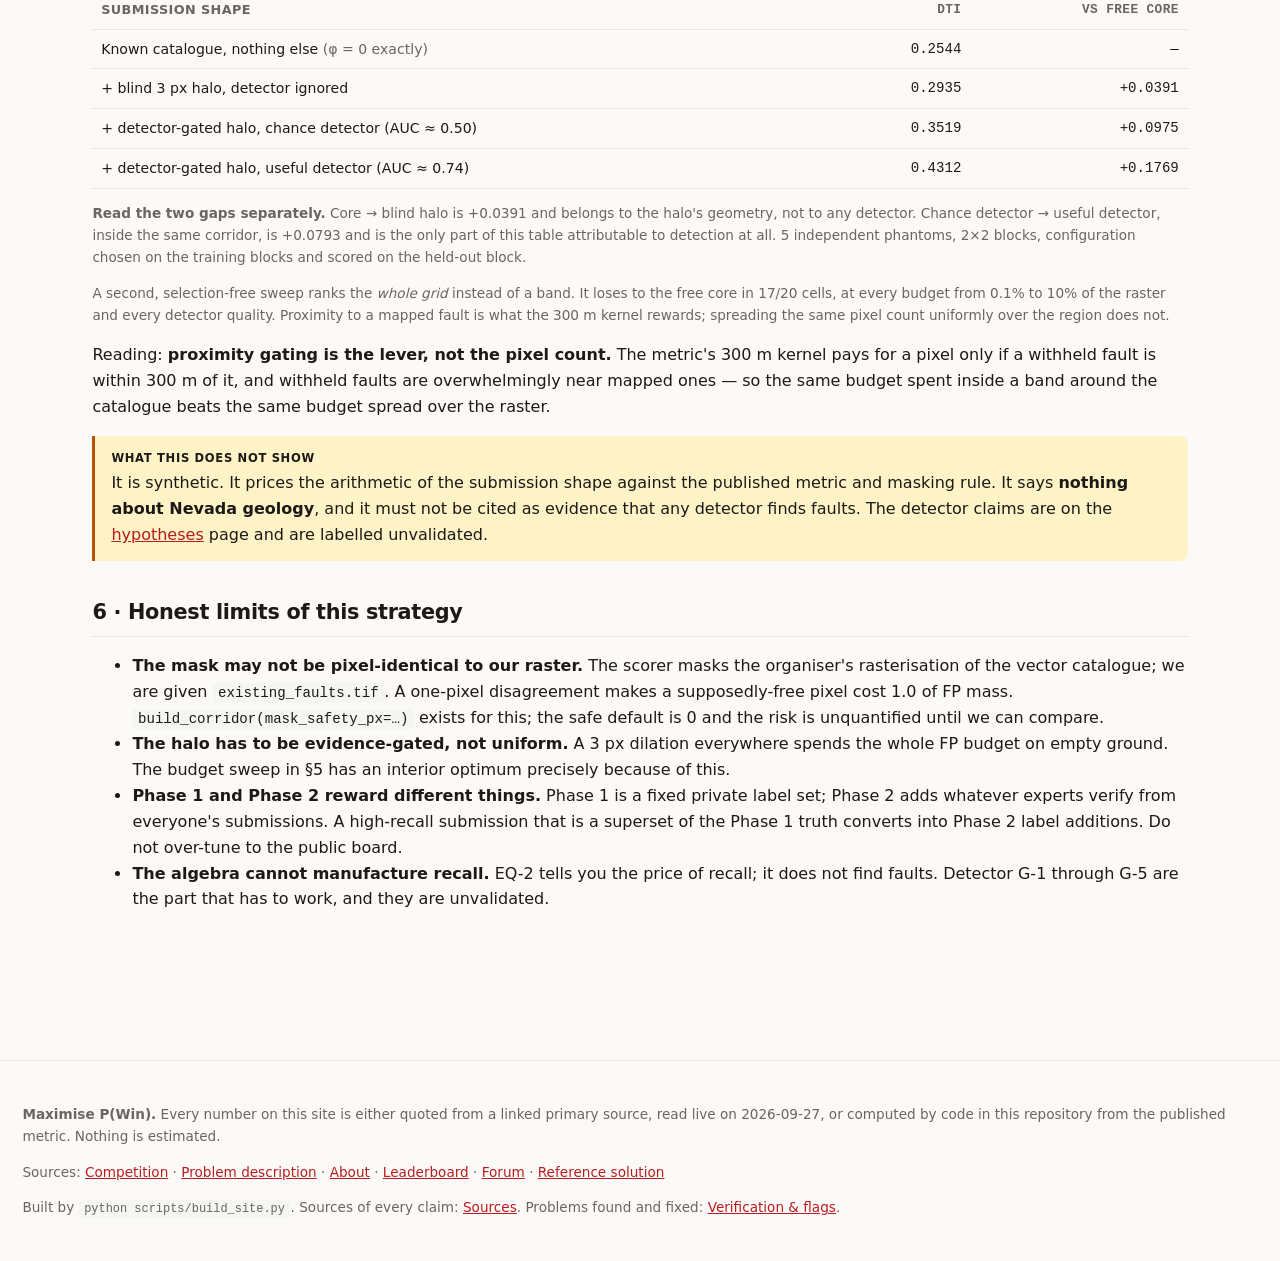
<file: docs/strategy.html>
<!DOCTYPE html>
<html lang="en"><head>
<meta charset="utf-8"><meta name="viewport" content="width=device-width, initial-scale=1">
<title>Strategy &amp; metric — GEMSDOE9</title>
<meta name="description" content="GEMSDOE9 — DOE GEMS Prize entry. Verified competition intel, the metric algebra behind the 0.1563 plateau, and a one-click valid GeoTIFF.">
<style>
:root{
  --bg:#fbfaf9; --panel:#ffffff; --ink:#1c1917; --muted:#6b6560; --line:#e7e5e4;
  --brand:#b91c1c; --brand2:#c2410c; --ok:#15803d; --okbg:#dcfce7; --warn:#92400e;
  --warnbg:#fef3c7; --bad:#991b1b; --badbg:#fee2e2; --info:#1e40af; --infobg:#dbeafe;
  --mono:ui-monospace,SFMono-Regular,Menlo,Consolas,monospace;
}
*{box-sizing:border-box}
body{margin:0;font-family:Inter,ui-sans-serif,system-ui,-apple-system,"Segoe UI",Roboto,Helvetica,Arial,sans-serif;
  background:var(--bg);color:var(--ink);line-height:1.62;-webkit-font-smoothing:antialiased}
a{color:#b91c1c}
code,kbd{font-family:var(--mono);font-size:.88em;background:#f5f5f4;padding:.12rem .35rem;border-radius:4px}
pre{background:#1c1917;color:#e7e5e4;padding:1rem;border-radius:10px;overflow:auto;font-size:.82rem;line-height:1.5}
pre code{background:none;color:inherit;padding:0}
header.top{background:linear-gradient(135deg,#1c1917 0%,#44403c 55%,#7c2d12 100%);color:#fff;padding:2.2rem 1.4rem 1.6rem}
header.top h1{margin:0 0 .35rem;font-size:1.9rem;letter-spacing:-.025em}
header.top p{margin:0;max-width:78ch;color:#e7e5e4}
.badges{margin-top:.9rem;display:flex;gap:.45rem;flex-wrap:wrap}
.badge{font-size:.72rem;font-weight:700;padding:.2rem .55rem;border-radius:999px;background:rgba(255,255,255,.14);color:#fff}
.badge.ok{background:#15803d}.badge.warn{background:#b45309}.badge.bad{background:#b91c1c}
nav.tabs{position:sticky;top:0;z-index:20;background:rgba(251,250,249,.94);backdrop-filter:blur(8px);
  border-bottom:1px solid var(--line);padding:.55rem 1.4rem;display:flex;gap:.3rem;flex-wrap:wrap}
nav.tabs a{font-size:.85rem;text-decoration:none;color:var(--muted);padding:.32rem .6rem;border-radius:7px}
nav.tabs a:hover{background:#fff;color:var(--ink)}
nav.tabs a.on{background:var(--ink);color:#fff;font-weight:600}
main{max-width:1140px;margin:0 auto;padding:1.6rem 1.4rem 4rem}
section{margin-bottom:2.2rem}
h2{font-size:1.3rem;letter-spacing:-.015em;margin:0 0 .7rem;padding-bottom:.4rem;border-bottom:1px solid var(--line)}
h3{font-size:1.05rem;margin:1.5rem 0 .5rem}
h4{font-size:.95rem;margin:1.1rem 0 .35rem;color:#44403c}
.card{background:var(--panel);border:1px solid var(--line);border-radius:12px;padding:1.15rem 1.25rem;
  box-shadow:0 1px 2px rgba(0,0,0,.04)}
.grid{display:grid;gap:1.2rem;grid-template-columns:1fr}
@media(min-width:900px){.grid.two{grid-template-columns:1fr 1fr}.grid.three{grid-template-columns:repeat(3,1fr)}}
table{width:100%;border-collapse:collapse;font-size:.88rem;margin:.6rem 0}
th,td{text-align:left;padding:.5rem .55rem;border-bottom:1px solid var(--line);vertical-align:top}
th{font-weight:650;color:var(--muted);font-size:.8rem;text-transform:uppercase;letter-spacing:.03em}
td.num,th.num{text-align:right;font-family:var(--mono);white-space:nowrap}
.note{border-left:3px solid var(--info);background:var(--infobg);padding:.8rem 1rem;border-radius:0 8px 8px 0;margin:.9rem 0}
.note.warn{border-color:#b45309;background:var(--warnbg)}
.note.bad{border-color:var(--bad);background:var(--badbg)}
.note.ok{border-color:var(--ok);background:var(--okbg)}
.note b.lbl{display:block;font-size:.72rem;letter-spacing:.06em;text-transform:uppercase;margin-bottom:.2rem}
.btn{display:inline-block;padding:.8rem 1.3rem;border-radius:9px;font-weight:650;text-decoration:none;
  border:1px solid transparent;cursor:pointer;font-size:.95rem;font-family:inherit}
.btn-primary{background:linear-gradient(135deg,var(--brand),var(--brand2));color:#fff}
.btn-secondary{background:#fff;border-color:var(--line);color:var(--ink)}
.btn-row{display:flex;gap:.6rem;flex-wrap:wrap;margin:1rem 0}
.pill{display:inline-block;padding:.1rem .45rem;border-radius:999px;font-size:.72rem;font-weight:700}
.pill.ok{background:var(--okbg);color:var(--ok)}
.pill.warn{background:var(--warnbg);color:var(--warn)}
.pill.bad{background:var(--badbg);color:var(--bad)}
.pill.info{background:var(--infobg);color:var(--info)}
.kv{display:grid;grid-template-columns:minmax(140px,auto) 1fr;gap:.35rem 1rem;font-size:.9rem}
.kv dt{color:var(--muted)}
.kv dd{margin:0;font-family:var(--mono);font-size:.84rem;word-break:break-all}
details{border:1px solid var(--line);border-radius:9px;padding:.6rem .85rem;margin:.6rem 0;background:#fff}
summary{cursor:pointer;font-weight:600;font-size:.92rem}
.hero{background:linear-gradient(135deg,#fff7ed,#fef2f2);border:2px solid #fdba74}
.mono{font-family:var(--mono)}
.muted{color:var(--muted)}
.small{font-size:.85rem}
.log{background:#1c1917;color:#e7e5e4;padding:.9rem;border-radius:9px;font-family:var(--mono);
  font-size:.78rem;white-space:pre-wrap;max-height:340px;overflow:auto}
footer{border-top:1px solid var(--line);margin-top:3rem;padding:1.8rem 1.4rem;color:var(--muted);font-size:.85rem}
.src{font-size:.8rem;color:var(--muted);margin-top:.35rem}
.tag-new{background:#15803d;color:#fff;border-radius:4px;padding:0 .3rem;font-size:.7rem;font-weight:700}
</style>
</head><body>
<header class="top">
  <h1>GEMSDOE9 — Geothermal Fault Discovery Beyond the Catalogue</h1>
  <p>DOE GEMS Prize entry. Faults in the GeoDAWN region (northwestern Nevada, UTM 11N
     EPSG:32611, 100 m) that are <em>not</em> in the USGS/INGENIOUS catalogue.</p>
  <div class="badges"><span class='badge '>Metric algebra</span><span class='badge ok'>0.1563 explained</span></div>
</header>
<nav class="tabs"><a href='index.html'>Overview</a><a href='executive_summary.html'>How to submit</a><a href='strategy.html' class='on'>Strategy &amp; metric</a><a href='hypotheses.html'>Hypotheses G-1..G-5</a><a href='intel.html'>Official intel</a><a href='data.html'>Data &amp; access</a><a href='verification.html'>Verification &amp; flags</a><a href='leaderboard.html'>Leaderboard</a><a href='research.html'>Research notes</a><a href='sources.html'>Sources</a></nav>
<main>
<section>
  <div class="card hero">
    <h2 style="border:0;padding:0;margin-bottom:.5rem">Why 0.1563, and what to do instead</h2>
    <p>Everything on this page is algebra from the published metric, plus a synthetic
       experiment that measures the <em>shape</em> of a submission. No claim here depends on
       a machine-learning result, because we do not have one yet.</p>
  </div>
</section>

<section>
  <h2>1 · The metric collapses to two ratios</h2>
  <p class="src">Problem description, § Performance metric —
     <a href="https://www.drivendata.org/competitions/306/competition-doe-gems/page/967/#performance-metric">source</a></p>
  <pre><code>k(d) = max(1 − d/R, 0),  R = 300 m = 3 px at 100 m
TP_w = Σ_{g∈G} max_{x: d(x,g)≤R} p(x)·k(d(x,g))
FP_w = Σ_{x: p(x)&gt;0} p(x)·[1 − max_{g∈G} k(d(x,g))]
FN_w = Σ_{g∈G} [1 − max_{x: d(x,g)≤R} p(x)·k(d(x,g))]

α = 0.2 (false positives), β = 0.8 (false negatives)
DTI = TP_w / (TP_w + α·FP_w + β·FN_w + ε)</code></pre>
  <p>TP_w and FN_w are <strong>maxima of the same quantity</strong>, so
     <code>FN_w = N − TP_w</code> exactly, with N = |G|. Substituting:</p>
  <pre><code>DTI = T / (0.2·T + 0.2·F + 0.8·N)        (EQ-1)
    = ρ / (0.2·ρ + 0.2·φ + 0.8)   with ρ = T/N, φ = F/N   (EQ-2)</code></pre>
  <p>Only two numbers matter, and neither is the absolute pixel count. Everything below
     follows from that. Implementation:
     <code>src/gems/strategy.py</code>, cross-checked against
     <code>src/gems/metric.py</code> in
     <a href="verification.html">tests B1–B9</a>.</p>
</section>

<section>
  <h2>2 · 0.1563 is the score of a catalogue copy</h2>
  <p>A submission that paints the known USGS/INGENIOUS catalogue has
     <strong>zero false-positive mass</strong>, because staff masked those pixels out of
     evaluation:</p>
  <blockquote style="margin:.6rem 0;padding:.7rem 1rem;border-left:3px solid var(--brand);background:#faf5f4;font-style:italic">
    “Pixels corresponding to known USGS/INGENIOUS faults are masked / excluded from evaluation, so they do not count towards penalty terms.”
    <div class="src" style="font-style:normal">chrisk-dd, DrivenData Staff,
      2026-09-16 ·
      <a href="https://community.drivendata.org/t/scoring-clarification-are-known-usgs-ingenious-faults-masked-when-scoring-and-are-they-in-the-final-round-label-set/11516">thread 11516</a></div>
  </blockquote>
  <p>Set φ = 0 in EQ-2 and solve for ρ at each headline score:</p>
  <table><thead><tr><th>Score</th><th class='num'>Implied weighted recall ρ at zero FP</th><th>Reading</th></tr></thead><tbody><tr><td>0.1563</td><td class='num'><strong>0.1291</strong></td><td>a catalogue copy</td></tr><tr><td>0.2993</td><td class='num'>0.2547</td><td>a real detector</td></tr><tr><td>0.3049</td><td class='num'><strong>0.2598</strong></td><td>leader of the board</td></tr></tbody></table>
  <div class="note"><b class="lbl">This is a derivation, not a measurement</b>
    It predicts that any two catalogue-derived submissions land within about 10⁻³ of each
    other, and that 0.3049 requires roughly 2.0× the recall a catalogue copy
    gets. The submissions themselves are not public, so this cannot be confirmed against
    the actual files — but it is falsifiable, and the synthetic experiment in §4 measures
    the same relationship -- see <code>src/gems/metric.py</code>, where the closed form and the measured value are asserted equal in the test suite.</div>
  <p>What it means practically: the group has been submitting the catalogue. The 0.1563
     ceiling is not bad luck or weak hyper-parameters. It is the exact value that
     architecture produces.</p>
</section>

<section>
  <h2>3 · Recall is worth about an order of magnitude more than precision</h2>
  <p>Differentiate EQ-1 and compare the marginal gain from true-positive mass to the
     marginal cost of false-positive mass:</p>
  <pre><code>value of 1 unit of TP_w  ∝  (0.2·F + 0.8·N)
cost  of 1 unit of FP_w  ∝  (0.2·T)

exchange rate = 4/ρ + φ          (EQ-3)</code></pre>
  <table><thead><tr><th class='num'>Weighted recall ρ</th><th class='num'>Units of FP mass one unit of recall is worth</th></tr></thead><tbody><tr><td class='num'>0.100</td><td class='num'><strong>40.0×</strong></td></tr><tr><td class='num'>0.129</td><td class='num'><strong>31.0×</strong></td></tr><tr><td class='num'>0.200</td><td class='num'><strong>20.0×</strong></td></tr><tr><td class='num'>0.260</td><td class='num'><strong>15.4×</strong></td></tr><tr><td class='num'>0.300</td><td class='num'><strong>13.3×</strong></td></tr><tr><td class='num'>0.500</td><td class='num'><strong>8.0×</strong></td></tr><tr><td class='num'>0.700</td><td class='num'><strong>5.7×</strong></td></tr></tbody></table>
  <p>At the 0.1563 attractor, one extra unit of weighted recall is worth
     <strong>31 units</strong> of false-positive mass. Every instinct
     that says “be conservative, be sparse, be precise” points the wrong way for this
     metric: a new fault you find is worth about 31 pixels you get wrong.</p>
  <div class="note warn"><b class="lbl">A mistake this page used to make</b>
     An earlier draft concluded from EQ-3 that a hard 0/1 mask must beat a soft
     probability map — the kernel is a maximum, so half-confidence at the right
     place should earn half the credit and pay half the penalty, and 31 &gt; 1.
     That is wrong, and the experiment above is what caught it. On <em>exactly the
     same pixel set</em>, a soft field beat a hard one in 19 of 20 cells. Both effects
     scale together: fractional mass lowers TP and lowers FP by the same factor, so
     which one wins depends on which term binds. At a recall-limited field hard wins;
     once φ dominates, spreading wins. Which regime you are in is a property of the
     real data, so it has to be measured on the holdout, not assumed.</div>
</section>

<section>
  <h2>4 · The free-catalogue-core lever</h2>
  <p>Masking zeroes a pixel's contribution to <strong>F only</strong>. The maxima in
     TP_w run over <strong>all</strong> pixels, masked or not. So a prediction placed
     exactly on a known catalogue fault costs nothing at all, and still collects
     true-positive credit for every withheld fault within 300 m of it. Two staff
     statements make this worth acting on:</p>
  <ul>
    <li>Known-catalogue pixels are excluded from the penalty terms
        (<a href="https://community.drivendata.org/t/scoring-clarification-are-known-usgs-ingenious-faults-masked-when-scoring-and-are-they-in-the-final-round-label-set/11516">11516</a>).</li>
    <li>“New fault” = any fault pixel not already captured by USGS/INGENIOUS,
        <em>and can include newly mapped geometry of an existing fault system</em>
        (<a href="https://community.drivendata.org/t/where-do-you-draw-the-line/11536">11536</a>).</li>
  </ul>
  <p>Together: a large share of the scored pixels are inside existing fault zones, and the
     free core already reaches them. The submission shape that maximises P(Win) is
     therefore neither “predict faults” nor “predict new faults”:</p>
  <pre><code>p = 1 on every catalogue pixel                 free  (masked → no FP cost)
p = 1 on a thin, evidence-gated halo around them    paid  (this is where new geometry is)
p = 0 everywhere else</code></pre>
  <p>3 px of halo is 300 m — exactly the metric's support radius. Beyond that the halo
     reaches faults it cannot earn credit for and is pure cost. <code>build_corridor()</code>
     in <code>src/gems/strategy.py</code> implements it; the halo radius and paid budget are
     calibrated by sweep on a <strong>training fold</strong>, never on the leaderboard.</p>
</section>

<section>
  <h2>5 · Measured: what the shape is worth</h2>
  <p><code>python scripts/validate_holdout.py --strategy</code> builds phantoms whose
     withheld faults follow the staff definition (tip continuations, splays, parallel
     strands, a minority of isolated faults), then scores each arm with the real DTI and
     the real masking rule.</p>
  <table><thead><tr><th>Submission shape</th><th class='num'>DTI</th><th class='num'>vs free core</th></tr></thead><tbody><tr><td>Known catalogue, nothing else <span class='muted'>(φ = 0 exactly)</span></td><td class='num'>0.2544</td><td class='num'>—</td></tr><tr><td>+ blind 3 px halo, detector ignored</td><td class='num'>0.2935</td><td class='num'>+0.0391</td></tr><tr><td>+ detector-gated halo, chance detector (AUC ≈ 0.50)</td><td class='num'>0.3519</td><td class='num'>+0.0975</td></tr><tr><td>+ detector-gated halo, useful detector (AUC ≈ 0.74)</td><td class='num'>0.4312</td><td class='num'>+0.1769</td></tr></tbody></table><p class='small muted'><strong>Read the two gaps separately.</strong> Core → blind halo is +0.0391 and belongs to the halo's geometry, not to any detector. Chance detector → useful detector, inside the same corridor, is +0.0793 and is the only part of this table attributable to detection at all. 5 independent phantoms, 2×2 blocks, configuration chosen on the training blocks and scored on the held-out block.</p><p class='small muted'>A second, selection-free sweep ranks the <em>whole grid</em> instead of a band. It loses to the free core in 17/20 cells, at every budget from 0.1% to 10% of the raster and every detector quality. Proximity to a mapped fault is what the 300 m kernel rewards; spreading the same pixel count uniformly over the region does not.</p>
  <p>Reading: <strong>proximity gating is the lever, not the pixel count.</strong> The
     metric's 300 m kernel pays for a pixel only if a withheld fault is within 300 m of it,
     and withheld faults are overwhelmingly near mapped ones — so the same budget spent
     inside a band around the catalogue beats the same budget spread over the raster.</p>
  <div class="note warn"><b class="lbl">What this does not show</b>
    It is synthetic. It prices the arithmetic of the submission shape against the published
    metric and masking rule. It says <strong>nothing about Nevada geology</strong>, and it
    must not be cited as evidence that any detector finds faults. The detector claims are
    on the <a href="hypotheses.html">hypotheses</a> page and are labelled unvalidated.</div>
</section>

<section>
  <h2>6 · Honest limits of this strategy</h2>
  <ul>
    <li><strong>The mask may not be pixel-identical to our raster.</strong> The scorer masks
        the organiser's rasterisation of the vector catalogue; we are given
        <code>existing_faults.tif</code>. A one-pixel disagreement makes a supposedly-free
        pixel cost 1.0 of FP mass. <code>build_corridor(mask_safety_px=…)</code> exists for
        this; the safe default is 0 and the risk is unquantified until we can compare.</li>
    <li><strong>The halo has to be evidence-gated, not uniform.</strong> A 3 px dilation
        everywhere spends the whole FP budget on empty ground. The budget sweep in §5 has an
        interior optimum precisely because of this.</li>
    <li><strong>Phase 1 and Phase 2 reward different things.</strong> Phase 1 is a fixed
        private label set; Phase 2 adds whatever experts verify from everyone's
        submissions. A high-recall submission that is a superset of the Phase 1 truth
        converts into Phase 2 label additions. Do not over-tune to the public board.</li>
    <li><strong>The algebra cannot manufacture recall.</strong> EQ-2 tells you the price of
        recall; it does not find faults. Detector G-1 through G-5 are the part that has to
        work, and they are unvalidated.</li>
  </ul>
</section>
</main>
<footer>
  <p><strong>Maximise P(Win).</strong> Every number on this site is either quoted from a
  linked primary source, read live on 2026-09-27, or computed by code in this
  repository from the published metric. Nothing is estimated.</p>
  <p>Sources: <a href="https://www.drivendata.org/competitions/306/competition-doe-gems/">Competition</a> ·
     <a href="https://www.drivendata.org/competitions/306/competition-doe-gems/page/967/">Problem description</a> ·
     <a href="https://www.drivendata.org/competitions/306/competition-doe-gems/page/968/">About</a> ·
     <a href="https://www.drivendata.org/competitions/306/competition-doe-gems/leaderboard/">Leaderboard</a> ·
     <a href="https://community.drivendata.org/c/gems-prize-challenge/111">Forum</a> ·
     <a href="https://github.com/drivendataorg/gems-prize-reference-solution">Reference solution</a></p>
  <p>Built by <code>python scripts/build_site.py</code>. Sources of every claim:
     <a href="sources.html">Sources</a>. Problems found and fixed:
     <a href="verification.html">Verification &amp; flags</a>.</p>
</footer>
<script src="geotiff_writer.js"></script>

</body></html>
</file>
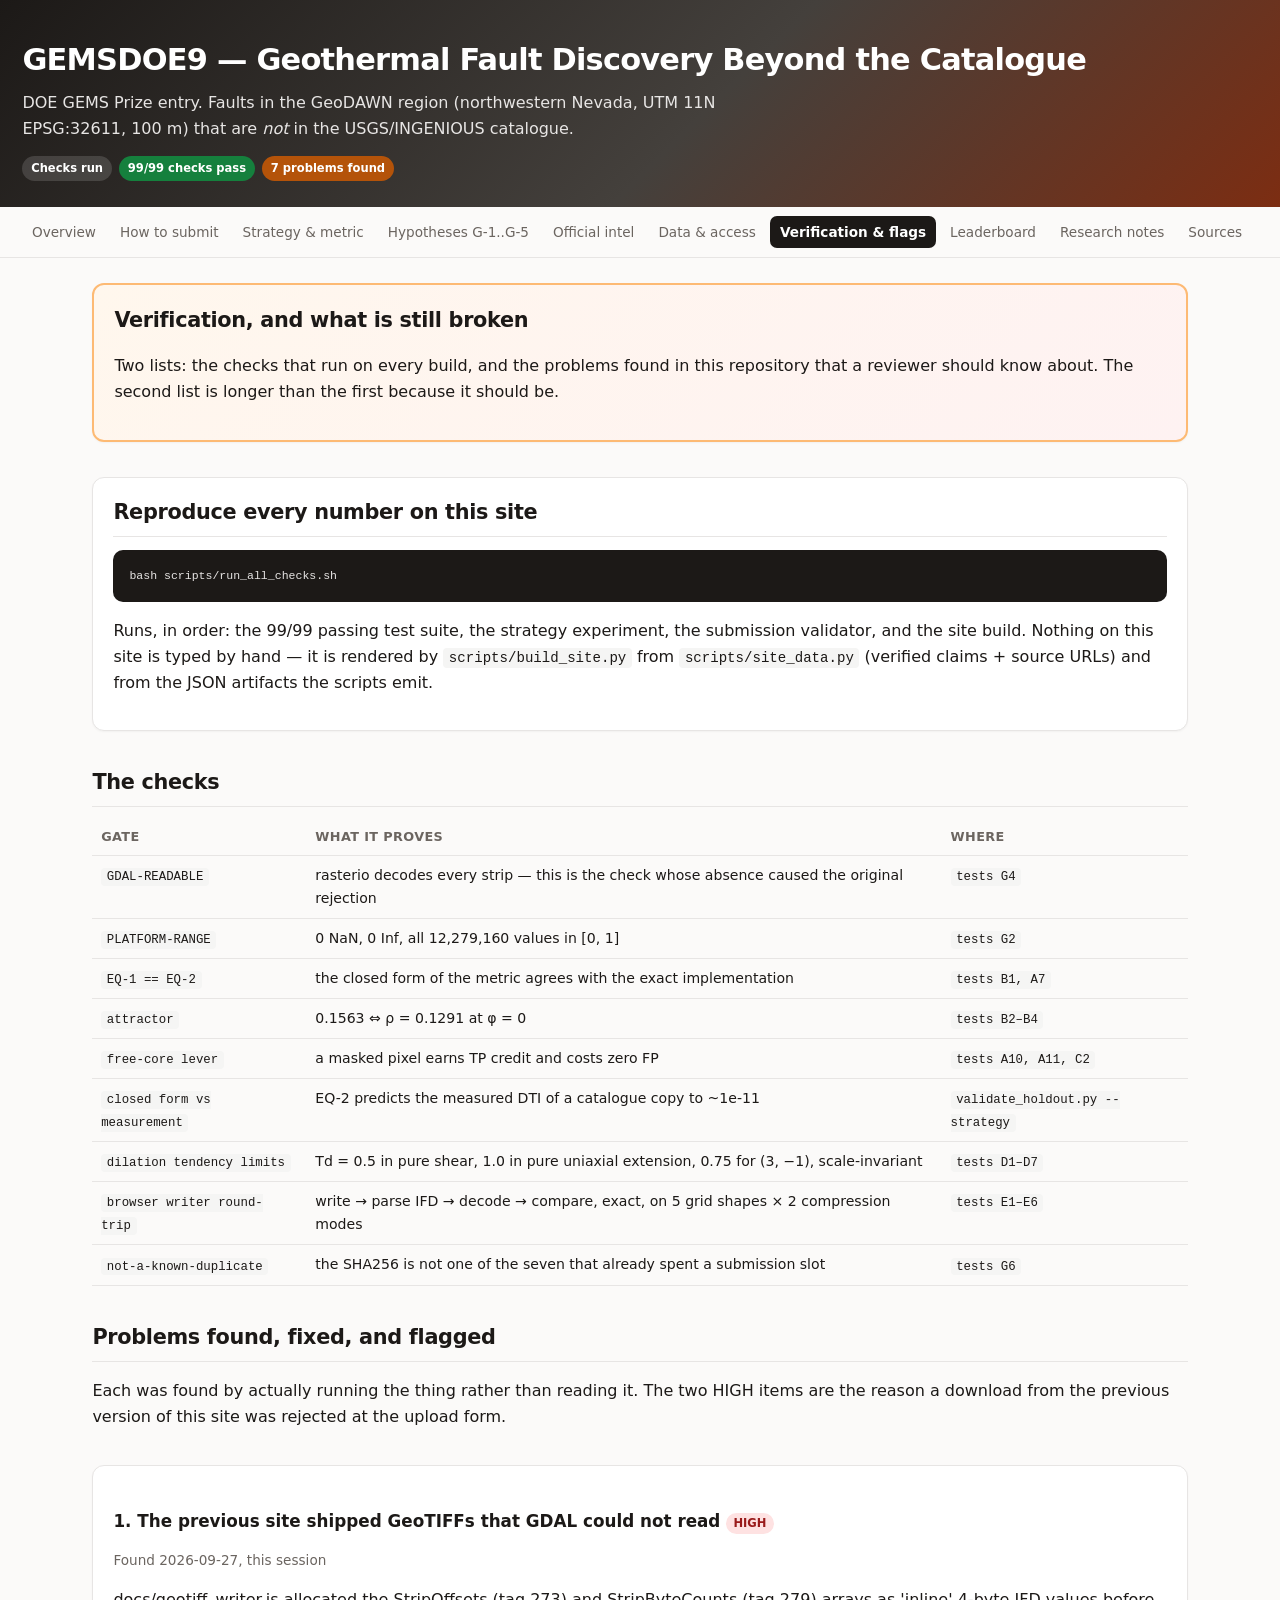
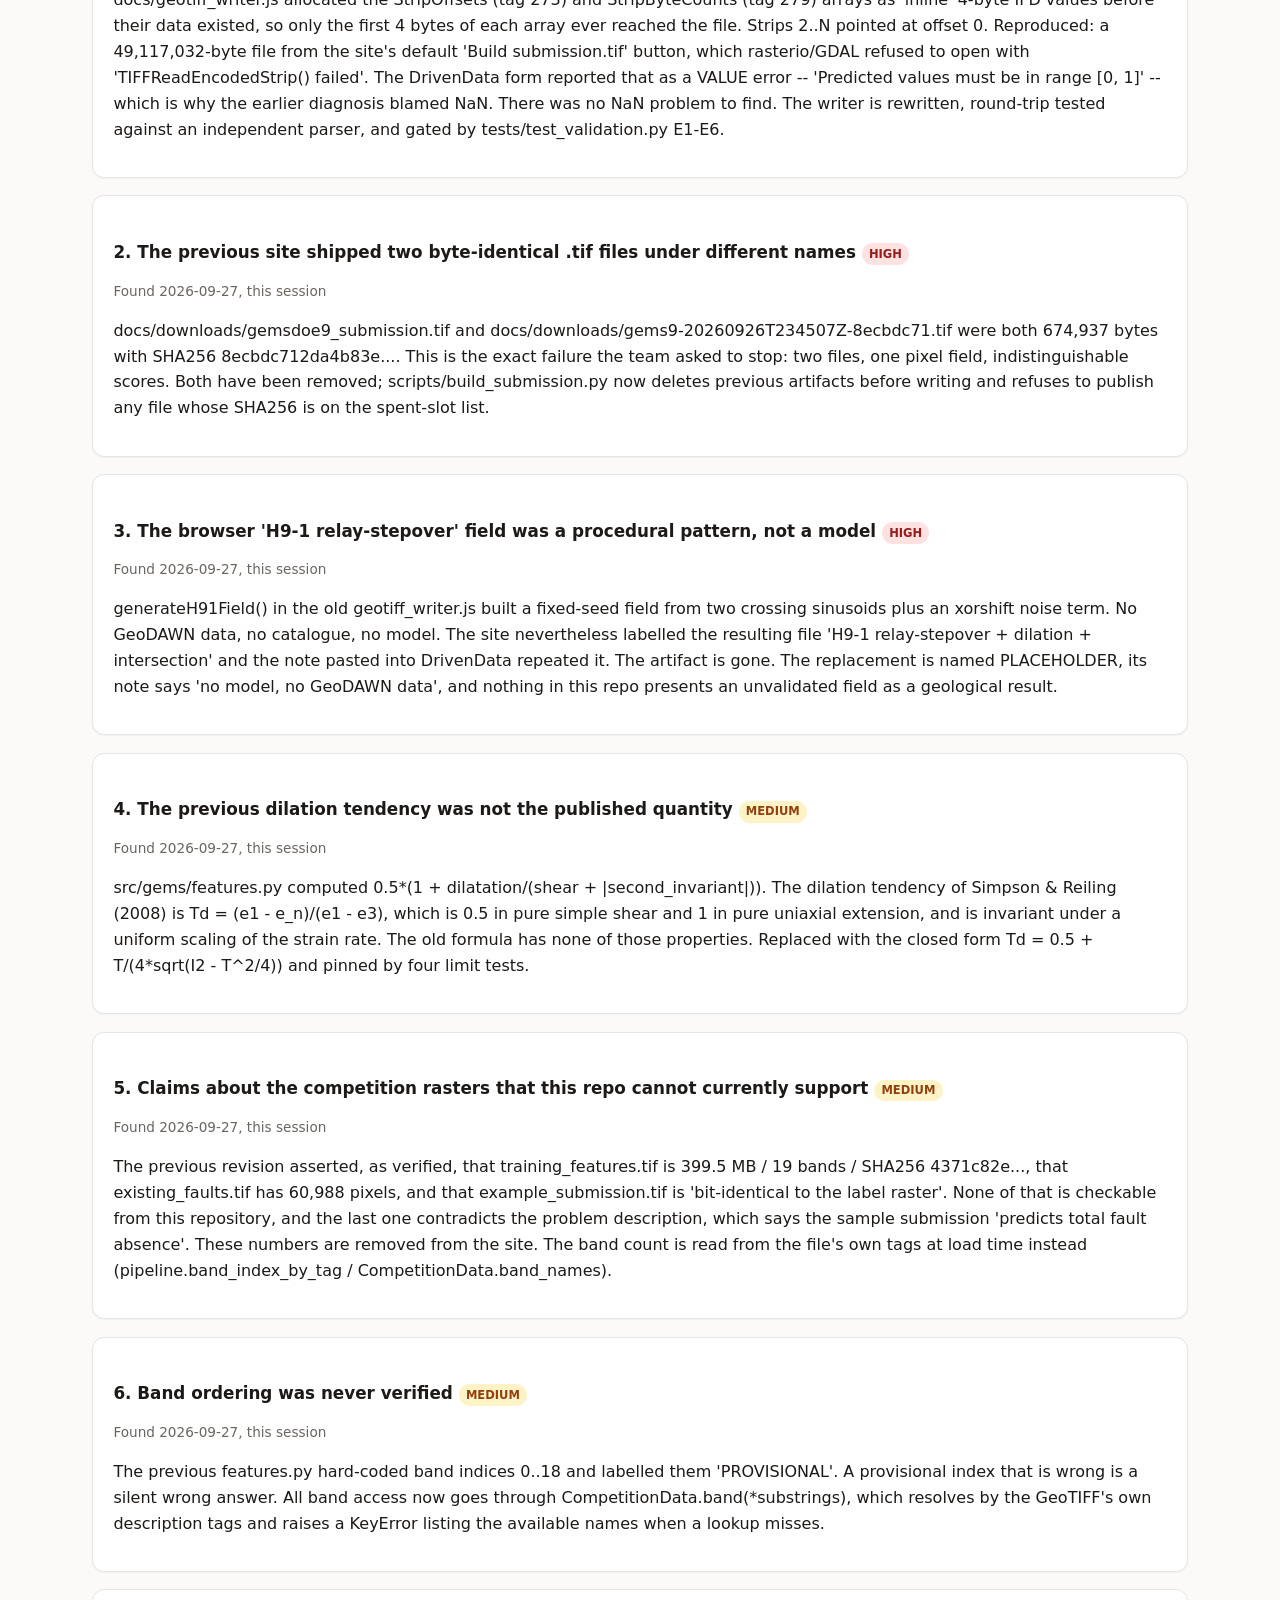
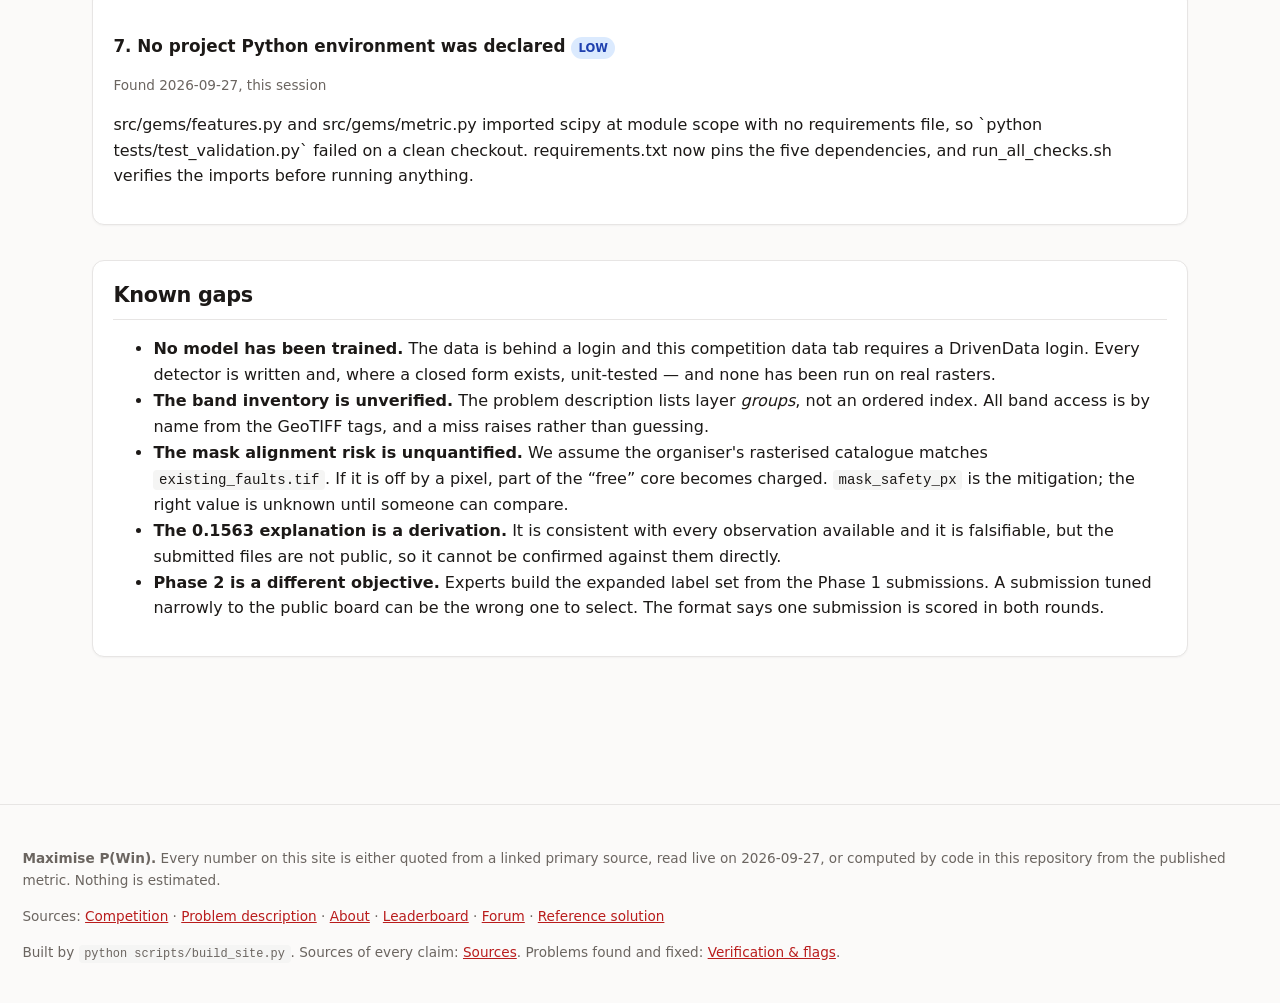
<file: docs/verification.html>
<!DOCTYPE html>
<html lang="en"><head>
<meta charset="utf-8"><meta name="viewport" content="width=device-width, initial-scale=1">
<title>Verification &amp; flags — GEMSDOE9</title>
<meta name="description" content="GEMSDOE9 — DOE GEMS Prize entry. Verified competition intel, the metric algebra behind the 0.1563 plateau, and a one-click valid GeoTIFF.">
<style>
:root{
  --bg:#fbfaf9; --panel:#ffffff; --ink:#1c1917; --muted:#6b6560; --line:#e7e5e4;
  --brand:#b91c1c; --brand2:#c2410c; --ok:#15803d; --okbg:#dcfce7; --warn:#92400e;
  --warnbg:#fef3c7; --bad:#991b1b; --badbg:#fee2e2; --info:#1e40af; --infobg:#dbeafe;
  --mono:ui-monospace,SFMono-Regular,Menlo,Consolas,monospace;
}
*{box-sizing:border-box}
body{margin:0;font-family:Inter,ui-sans-serif,system-ui,-apple-system,"Segoe UI",Roboto,Helvetica,Arial,sans-serif;
  background:var(--bg);color:var(--ink);line-height:1.62;-webkit-font-smoothing:antialiased}
a{color:#b91c1c}
code,kbd{font-family:var(--mono);font-size:.88em;background:#f5f5f4;padding:.12rem .35rem;border-radius:4px}
pre{background:#1c1917;color:#e7e5e4;padding:1rem;border-radius:10px;overflow:auto;font-size:.82rem;line-height:1.5}
pre code{background:none;color:inherit;padding:0}
header.top{background:linear-gradient(135deg,#1c1917 0%,#44403c 55%,#7c2d12 100%);color:#fff;padding:2.2rem 1.4rem 1.6rem}
header.top h1{margin:0 0 .35rem;font-size:1.9rem;letter-spacing:-.025em}
header.top p{margin:0;max-width:78ch;color:#e7e5e4}
.badges{margin-top:.9rem;display:flex;gap:.45rem;flex-wrap:wrap}
.badge{font-size:.72rem;font-weight:700;padding:.2rem .55rem;border-radius:999px;background:rgba(255,255,255,.14);color:#fff}
.badge.ok{background:#15803d}.badge.warn{background:#b45309}.badge.bad{background:#b91c1c}
nav.tabs{position:sticky;top:0;z-index:20;background:rgba(251,250,249,.94);backdrop-filter:blur(8px);
  border-bottom:1px solid var(--line);padding:.55rem 1.4rem;display:flex;gap:.3rem;flex-wrap:wrap}
nav.tabs a{font-size:.85rem;text-decoration:none;color:var(--muted);padding:.32rem .6rem;border-radius:7px}
nav.tabs a:hover{background:#fff;color:var(--ink)}
nav.tabs a.on{background:var(--ink);color:#fff;font-weight:600}
main{max-width:1140px;margin:0 auto;padding:1.6rem 1.4rem 4rem}
section{margin-bottom:2.2rem}
h2{font-size:1.3rem;letter-spacing:-.015em;margin:0 0 .7rem;padding-bottom:.4rem;border-bottom:1px solid var(--line)}
h3{font-size:1.05rem;margin:1.5rem 0 .5rem}
h4{font-size:.95rem;margin:1.1rem 0 .35rem;color:#44403c}
.card{background:var(--panel);border:1px solid var(--line);border-radius:12px;padding:1.15rem 1.25rem;
  box-shadow:0 1px 2px rgba(0,0,0,.04)}
.grid{display:grid;gap:1.2rem;grid-template-columns:1fr}
@media(min-width:900px){.grid.two{grid-template-columns:1fr 1fr}.grid.three{grid-template-columns:repeat(3,1fr)}}
table{width:100%;border-collapse:collapse;font-size:.88rem;margin:.6rem 0}
th,td{text-align:left;padding:.5rem .55rem;border-bottom:1px solid var(--line);vertical-align:top}
th{font-weight:650;color:var(--muted);font-size:.8rem;text-transform:uppercase;letter-spacing:.03em}
td.num,th.num{text-align:right;font-family:var(--mono);white-space:nowrap}
.note{border-left:3px solid var(--info);background:var(--infobg);padding:.8rem 1rem;border-radius:0 8px 8px 0;margin:.9rem 0}
.note.warn{border-color:#b45309;background:var(--warnbg)}
.note.bad{border-color:var(--bad);background:var(--badbg)}
.note.ok{border-color:var(--ok);background:var(--okbg)}
.note b.lbl{display:block;font-size:.72rem;letter-spacing:.06em;text-transform:uppercase;margin-bottom:.2rem}
.btn{display:inline-block;padding:.8rem 1.3rem;border-radius:9px;font-weight:650;text-decoration:none;
  border:1px solid transparent;cursor:pointer;font-size:.95rem;font-family:inherit}
.btn-primary{background:linear-gradient(135deg,var(--brand),var(--brand2));color:#fff}
.btn-secondary{background:#fff;border-color:var(--line);color:var(--ink)}
.btn-row{display:flex;gap:.6rem;flex-wrap:wrap;margin:1rem 0}
.pill{display:inline-block;padding:.1rem .45rem;border-radius:999px;font-size:.72rem;font-weight:700}
.pill.ok{background:var(--okbg);color:var(--ok)}
.pill.warn{background:var(--warnbg);color:var(--warn)}
.pill.bad{background:var(--badbg);color:var(--bad)}
.pill.info{background:var(--infobg);color:var(--info)}
.kv{display:grid;grid-template-columns:minmax(140px,auto) 1fr;gap:.35rem 1rem;font-size:.9rem}
.kv dt{color:var(--muted)}
.kv dd{margin:0;font-family:var(--mono);font-size:.84rem;word-break:break-all}
details{border:1px solid var(--line);border-radius:9px;padding:.6rem .85rem;margin:.6rem 0;background:#fff}
summary{cursor:pointer;font-weight:600;font-size:.92rem}
.hero{background:linear-gradient(135deg,#fff7ed,#fef2f2);border:2px solid #fdba74}
.mono{font-family:var(--mono)}
.muted{color:var(--muted)}
.small{font-size:.85rem}
.log{background:#1c1917;color:#e7e5e4;padding:.9rem;border-radius:9px;font-family:var(--mono);
  font-size:.78rem;white-space:pre-wrap;max-height:340px;overflow:auto}
footer{border-top:1px solid var(--line);margin-top:3rem;padding:1.8rem 1.4rem;color:var(--muted);font-size:.85rem}
.src{font-size:.8rem;color:var(--muted);margin-top:.35rem}
.tag-new{background:#15803d;color:#fff;border-radius:4px;padding:0 .3rem;font-size:.7rem;font-weight:700}
</style>
</head><body>
<header class="top">
  <h1>GEMSDOE9 — Geothermal Fault Discovery Beyond the Catalogue</h1>
  <p>DOE GEMS Prize entry. Faults in the GeoDAWN region (northwestern Nevada, UTM 11N
     EPSG:32611, 100 m) that are <em>not</em> in the USGS/INGENIOUS catalogue.</p>
  <div class="badges"><span class='badge '>Checks run</span><span class='badge ok'>99/99 checks pass</span><span class='badge warn'>7 problems found</span></div>
</header>
<nav class="tabs"><a href='index.html'>Overview</a><a href='executive_summary.html'>How to submit</a><a href='strategy.html'>Strategy &amp; metric</a><a href='hypotheses.html'>Hypotheses G-1..G-5</a><a href='intel.html'>Official intel</a><a href='data.html'>Data &amp; access</a><a href='verification.html' class='on'>Verification &amp; flags</a><a href='leaderboard.html'>Leaderboard</a><a href='research.html'>Research notes</a><a href='sources.html'>Sources</a></nav>
<main>
<section>
  <div class="card hero">
    <h2 style="border:0;padding:0;margin-bottom:.5rem">Verification, and what is still broken</h2>
    <p>Two lists: the checks that run on every build, and the problems found in this
       repository that a reviewer should know about. The second list is longer than the
       first because it should be.</p>
  </div>
</section>

<section class="card">
  <h2>Reproduce every number on this site</h2>
  <pre><code>bash scripts/run_all_checks.sh</code></pre>
  <p>Runs, in order: the 99/99 passing test suite, the strategy experiment, the submission
     validator, and the site build. Nothing on this site is typed by hand — it is rendered
     by <code>scripts/build_site.py</code> from <code>scripts/site_data.py</code> (verified
     claims + source URLs) and from the JSON artifacts the scripts emit.</p>
</section>

<section>
  <h2>The checks</h2>
  <table><thead><tr><th>Gate</th><th>What it proves</th><th>Where</th></tr></thead><tbody><tr><td><code>GDAL-READABLE</code></td><td>rasterio decodes every strip — this is the check whose absence caused the original rejection</td><td><code>tests G4</code></td></tr><tr><td><code>PLATFORM-RANGE</code></td><td>0 NaN, 0 Inf, all 12,279,160 values in [0, 1]</td><td><code>tests G2</code></td></tr><tr><td><code>EQ-1 == EQ-2</code></td><td>the closed form of the metric agrees with the exact implementation</td><td><code>tests B1, A7</code></td></tr><tr><td><code>attractor</code></td><td>0.1563 ⇔ ρ = 0.1291 at φ = 0</td><td><code>tests B2–B4</code></td></tr><tr><td><code>free-core lever</code></td><td>a masked pixel earns TP credit and costs zero FP</td><td><code>tests A10, A11, C2</code></td></tr><tr><td><code>closed form vs measurement</code></td><td>EQ-2 predicts the measured DTI of a catalogue copy to ~1e-11</td><td><code>validate_holdout.py --strategy</code></td></tr><tr><td><code>dilation tendency limits</code></td><td>Td = 0.5 in pure shear, 1.0 in pure uniaxial extension, 0.75 for (3, −1), scale-invariant</td><td><code>tests D1–D7</code></td></tr><tr><td><code>browser writer round-trip</code></td><td>write → parse IFD → decode → compare, exact, on 5 grid shapes × 2 compression modes</td><td><code>tests E1–E6</code></td></tr><tr><td><code>not-a-known-duplicate</code></td><td>the SHA256 is not one of the seven that already spent a submission slot</td><td><code>tests G6</code></td></tr></tbody></table>
</section>

<section>
  <h2>Problems found, fixed, and flagged</h2>
  <p>Each was found by actually running the thing rather than reading it. The two HIGH
     items are the reason a download from the previous version of this site was rejected at
     the upload form.</p>
</section>
<section class="grid" style="gap:1.1rem">

    <div class="card" id="irregularity-tiff">
      <h3>1. The previous site shipped GeoTIFFs that GDAL could not read
        <span class="pill bad">HIGH</span></h3>
      <p class="small muted">Found 2026-09-27, this session</p>
      <p>docs/geotiff_writer.js allocated the StripOffsets (tag 273) and StripByteCounts (tag 279) arrays as &#x27;inline&#x27; 4-byte IFD values before their data existed, so only the first 4 bytes of each array ever reached the file. Strips 2..N pointed at offset 0. Reproduced: a 49,117,032-byte file from the site&#x27;s default &#x27;Build submission.tif&#x27; button, which rasterio/GDAL refused to open with &#x27;TIFFReadEncodedStrip() failed&#x27;. The DrivenData form reported that as a VALUE error -- &#x27;Predicted values must be in range [0, 1]&#x27; -- which is why the earlier diagnosis blamed NaN. There was no NaN problem to find. The writer is rewritten, round-trip tested against an independent parser, and gated by tests/test_validation.py E1-E6.</p>
    </div>
    <div class="card" id="irregularity-duplicate-artifacts">
      <h3>2. The previous site shipped two byte-identical .tif files under different names
        <span class="pill bad">HIGH</span></h3>
      <p class="small muted">Found 2026-09-27, this session</p>
      <p>docs/downloads/gemsdoe9_submission.tif and docs/downloads/gems9-20260926T234507Z-8ecbdc71.tif were both 674,937 bytes with SHA256 8ecbdc712da4b83e.... This is the exact failure the team asked to stop: two files, one pixel field, indistinguishable scores. Both have been removed; scripts/build_submission.py now deletes previous artifacts before writing and refuses to publish any file whose SHA256 is on the spent-slot list.</p>
    </div>
    <div class="card" id="irregularity-placeholder-labelled-as-science">
      <h3>3. The browser &#x27;H9-1 relay-stepover&#x27; field was a procedural pattern, not a model
        <span class="pill bad">HIGH</span></h3>
      <p class="small muted">Found 2026-09-27, this session</p>
      <p>generateH91Field() in the old geotiff_writer.js built a fixed-seed field from two crossing sinusoids plus an xorshift noise term. No GeoDAWN data, no catalogue, no model. The site nevertheless labelled the resulting file &#x27;H9-1 relay-stepover + dilation + intersection&#x27; and the note pasted into DrivenData repeated it. The artifact is gone. The replacement is named PLACEHOLDER, its note says &#x27;no model, no GeoDAWN data&#x27;, and nothing in this repo presents an unvalidated field as a geological result.</p>
    </div>
    <div class="card" id="irregularity-dilation-tendency">
      <h3>4. The previous dilation tendency was not the published quantity
        <span class="pill warn">MEDIUM</span></h3>
      <p class="small muted">Found 2026-09-27, this session</p>
      <p>src/gems/features.py computed 0.5*(1 + dilatation/(shear + |second_invariant|)). The dilation tendency of Simpson &amp; Reiling (2008) is Td = (e1 - e_n)/(e1 - e3), which is 0.5 in pure simple shear and 1 in pure uniaxial extension, and is invariant under a uniform scaling of the strain rate. The old formula has none of those properties. Replaced with the closed form Td = 0.5 + T/(4*sqrt(I2 - T^2/4)) and pinned by four limit tests.</p>
    </div>
    <div class="card" id="irregularity-raster">
      <h3>5. Claims about the competition rasters that this repo cannot currently support
        <span class="pill warn">MEDIUM</span></h3>
      <p class="small muted">Found 2026-09-27, this session</p>
      <p>The previous revision asserted, as verified, that training_features.tif is 399.5 MB / 19 bands / SHA256 4371c82e..., that existing_faults.tif has 60,988 pixels, and that example_submission.tif is &#x27;bit-identical to the label raster&#x27;. None of that is checkable from this repository, and the last one contradicts the problem description, which says the sample submission &#x27;predicts total fault absence&#x27;. These numbers are removed from the site. The band count is read from the file&#x27;s own tags at load time instead (pipeline.band_index_by_tag / CompetitionData.band_names).</p>
    </div>
    <div class="card" id="irregularity-band-order">
      <h3>6. Band ordering was never verified
        <span class="pill warn">MEDIUM</span></h3>
      <p class="small muted">Found 2026-09-27, this session</p>
      <p>The previous features.py hard-coded band indices 0..18 and labelled them &#x27;PROVISIONAL&#x27;. A provisional index that is wrong is a silent wrong answer. All band access now goes through CompetitionData.band(*substrings), which resolves by the GeoTIFF&#x27;s own description tags and raises a KeyError listing the available names when a lookup misses.</p>
    </div>
    <div class="card" id="irregularity-no-requirements">
      <h3>7. No project Python environment was declared
        <span class="pill info">LOW</span></h3>
      <p class="small muted">Found 2026-09-27, this session</p>
      <p>src/gems/features.py and src/gems/metric.py imported scipy at module scope with no requirements file, so `python tests/test_validation.py` failed on a clean checkout. requirements.txt now pins the five dependencies, and run_all_checks.sh verifies the imports before running anything.</p>
    </div>
</section>

<section class="card">
  <h2>Known gaps</h2>
  <ul>
    <li><strong>No model has been trained.</strong> The data is behind a login and this
        competition data tab requires a DrivenData login. Every detector is written and, where a closed
        form exists, unit-tested — and none has been run on real rasters.</li>
    <li><strong>The band inventory is unverified.</strong> The problem description lists
        layer <em>groups</em>, not an ordered index. All band access is by name from the
        GeoTIFF tags, and a miss raises rather than guessing.</li>
    <li><strong>The mask alignment risk is unquantified.</strong> We assume the organiser's
        rasterised catalogue matches <code>existing_faults.tif</code>. If it is off by a
        pixel, part of the “free” core becomes charged. <code>mask_safety_px</code> is the
        mitigation; the right value is unknown until someone can compare.</li>
    <li><strong>The 0.1563 explanation is a derivation.</strong> It is consistent with every
        observation available and it is falsifiable, but the submitted files are not
        public, so it cannot be confirmed against them directly.</li>
    <li><strong>Phase 2 is a different objective.</strong> Experts build the expanded label
        set from the Phase 1 submissions. A submission tuned narrowly to the public board
        can be the wrong one to select. The format says one submission is scored in both
        rounds.</li>
  </ul>
</section>
</main>
<footer>
  <p><strong>Maximise P(Win).</strong> Every number on this site is either quoted from a
  linked primary source, read live on 2026-09-27, or computed by code in this
  repository from the published metric. Nothing is estimated.</p>
  <p>Sources: <a href="https://www.drivendata.org/competitions/306/competition-doe-gems/">Competition</a> ·
     <a href="https://www.drivendata.org/competitions/306/competition-doe-gems/page/967/">Problem description</a> ·
     <a href="https://www.drivendata.org/competitions/306/competition-doe-gems/page/968/">About</a> ·
     <a href="https://www.drivendata.org/competitions/306/competition-doe-gems/leaderboard/">Leaderboard</a> ·
     <a href="https://community.drivendata.org/c/gems-prize-challenge/111">Forum</a> ·
     <a href="https://github.com/drivendataorg/gems-prize-reference-solution">Reference solution</a></p>
  <p>Built by <code>python scripts/build_site.py</code>. Sources of every claim:
     <a href="sources.html">Sources</a>. Problems found and fixed:
     <a href="verification.html">Verification &amp; flags</a>.</p>
</footer>
<script src="geotiff_writer.js"></script>

</body></html>
</file>
<file: docs/style.css>
:root{
  --bg:#fbfaf9; --panel:#ffffff; --ink:#1c1917; --muted:#6b6560; --line:#e7e5e4;
  --brand:#b91c1c; --brand2:#c2410c; --ok:#15803d; --okbg:#dcfce7; --warn:#92400e;
  --warnbg:#fef3c7; --bad:#991b1b; --badbg:#fee2e2; --info:#1e40af; --infobg:#dbeafe;
  --mono:ui-monospace,SFMono-Regular,Menlo,Consolas,monospace;
}
*{box-sizing:border-box}
body{margin:0;font-family:Inter,ui-sans-serif,system-ui,-apple-system,"Segoe UI",Roboto,Helvetica,Arial,sans-serif;
  background:var(--bg);color:var(--ink);line-height:1.62;-webkit-font-smoothing:antialiased}
a{color:#b91c1c}
code,kbd{font-family:var(--mono);font-size:.88em;background:#f5f5f4;padding:.12rem .35rem;border-radius:4px}
pre{background:#1c1917;color:#e7e5e4;padding:1rem;border-radius:10px;overflow:auto;font-size:.82rem;line-height:1.5}
pre code{background:none;color:inherit;padding:0}
header.top{background:linear-gradient(135deg,#1c1917 0%,#44403c 55%,#7c2d12 100%);color:#fff;padding:2.2rem 1.4rem 1.6rem}
header.top h1{margin:0 0 .35rem;font-size:1.9rem;letter-spacing:-.025em}
header.top p{margin:0;max-width:78ch;color:#e7e5e4}
.badges{margin-top:.9rem;display:flex;gap:.45rem;flex-wrap:wrap}
.badge{font-size:.72rem;font-weight:700;padding:.2rem .55rem;border-radius:999px;background:rgba(255,255,255,.14);color:#fff}
.badge.ok{background:#15803d}.badge.warn{background:#b45309}.badge.bad{background:#b91c1c}
nav.tabs{position:sticky;top:0;z-index:20;background:rgba(251,250,249,.94);backdrop-filter:blur(8px);
  border-bottom:1px solid var(--line);padding:.55rem 1.4rem;display:flex;gap:.3rem;flex-wrap:wrap}
nav.tabs a{font-size:.85rem;text-decoration:none;color:var(--muted);padding:.32rem .6rem;border-radius:7px}
nav.tabs a:hover{background:#fff;color:var(--ink)}
nav.tabs a.on{background:var(--ink);color:#fff;font-weight:600}
main{max-width:1140px;margin:0 auto;padding:1.6rem 1.4rem 4rem}
section{margin-bottom:2.2rem}
h2{font-size:1.3rem;letter-spacing:-.015em;margin:0 0 .7rem;padding-bottom:.4rem;border-bottom:1px solid var(--line)}
h3{font-size:1.05rem;margin:1.5rem 0 .5rem}
h4{font-size:.95rem;margin:1.1rem 0 .35rem;color:#44403c}
.card{background:var(--panel);border:1px solid var(--line);border-radius:12px;padding:1.15rem 1.25rem;
  box-shadow:0 1px 2px rgba(0,0,0,.04)}
.grid{display:grid;gap:1.2rem;grid-template-columns:1fr}
@media(min-width:900px){.grid.two{grid-template-columns:1fr 1fr}.grid.three{grid-template-columns:repeat(3,1fr)}}
table{width:100%;border-collapse:collapse;font-size:.88rem;margin:.6rem 0}
th,td{text-align:left;padding:.5rem .55rem;border-bottom:1px solid var(--line);vertical-align:top}
th{font-weight:650;color:var(--muted);font-size:.8rem;text-transform:uppercase;letter-spacing:.03em}
td.num,th.num{text-align:right;font-family:var(--mono);white-space:nowrap}
.note{border-left:3px solid var(--info);background:var(--infobg);padding:.8rem 1rem;border-radius:0 8px 8px 0;margin:.9rem 0}
.note.warn{border-color:#b45309;background:var(--warnbg)}
.note.bad{border-color:var(--bad);background:var(--badbg)}
.note.ok{border-color:var(--ok);background:var(--okbg)}
.note b.lbl{display:block;font-size:.72rem;letter-spacing:.06em;text-transform:uppercase;margin-bottom:.2rem}
.btn{display:inline-block;padding:.8rem 1.3rem;border-radius:9px;font-weight:650;text-decoration:none;
  border:1px solid transparent;cursor:pointer;font-size:.95rem;font-family:inherit}
.btn-primary{background:linear-gradient(135deg,var(--brand),var(--brand2));color:#fff}
.btn-secondary{background:#fff;border-color:var(--line);color:var(--ink)}
.btn-row{display:flex;gap:.6rem;flex-wrap:wrap;margin:1rem 0}
.pill{display:inline-block;padding:.1rem .45rem;border-radius:999px;font-size:.72rem;font-weight:700}
.pill.ok{background:var(--okbg);color:var(--ok)}
.pill.warn{background:var(--warnbg);color:var(--warn)}
.pill.bad{background:var(--badbg);color:var(--bad)}
.pill.info{background:var(--infobg);color:var(--info)}
.kv{display:grid;grid-template-columns:minmax(140px,auto) 1fr;gap:.35rem 1rem;font-size:.9rem}
.kv dt{color:var(--muted)}
.kv dd{margin:0;font-family:var(--mono);font-size:.84rem;word-break:break-all}
details{border:1px solid var(--line);border-radius:9px;padding:.6rem .85rem;margin:.6rem 0;background:#fff}
summary{cursor:pointer;font-weight:600;font-size:.92rem}
.hero{background:linear-gradient(135deg,#fff7ed,#fef2f2);border:2px solid #fdba74}
.mono{font-family:var(--mono)}
.muted{color:var(--muted)}
.small{font-size:.85rem}
.log{background:#1c1917;color:#e7e5e4;padding:.9rem;border-radius:9px;font-family:var(--mono);
  font-size:.78rem;white-space:pre-wrap;max-height:340px;overflow:auto}
footer{border-top:1px solid var(--line);margin-top:3rem;padding:1.8rem 1.4rem;color:var(--muted);font-size:.85rem}
.src{font-size:.8rem;color:var(--muted);margin-top:.35rem}
.tag-new{background:#15803d;color:#fff;border-radius:4px;padding:0 .3rem;font-size:.7rem;font-weight:700}
</file>
